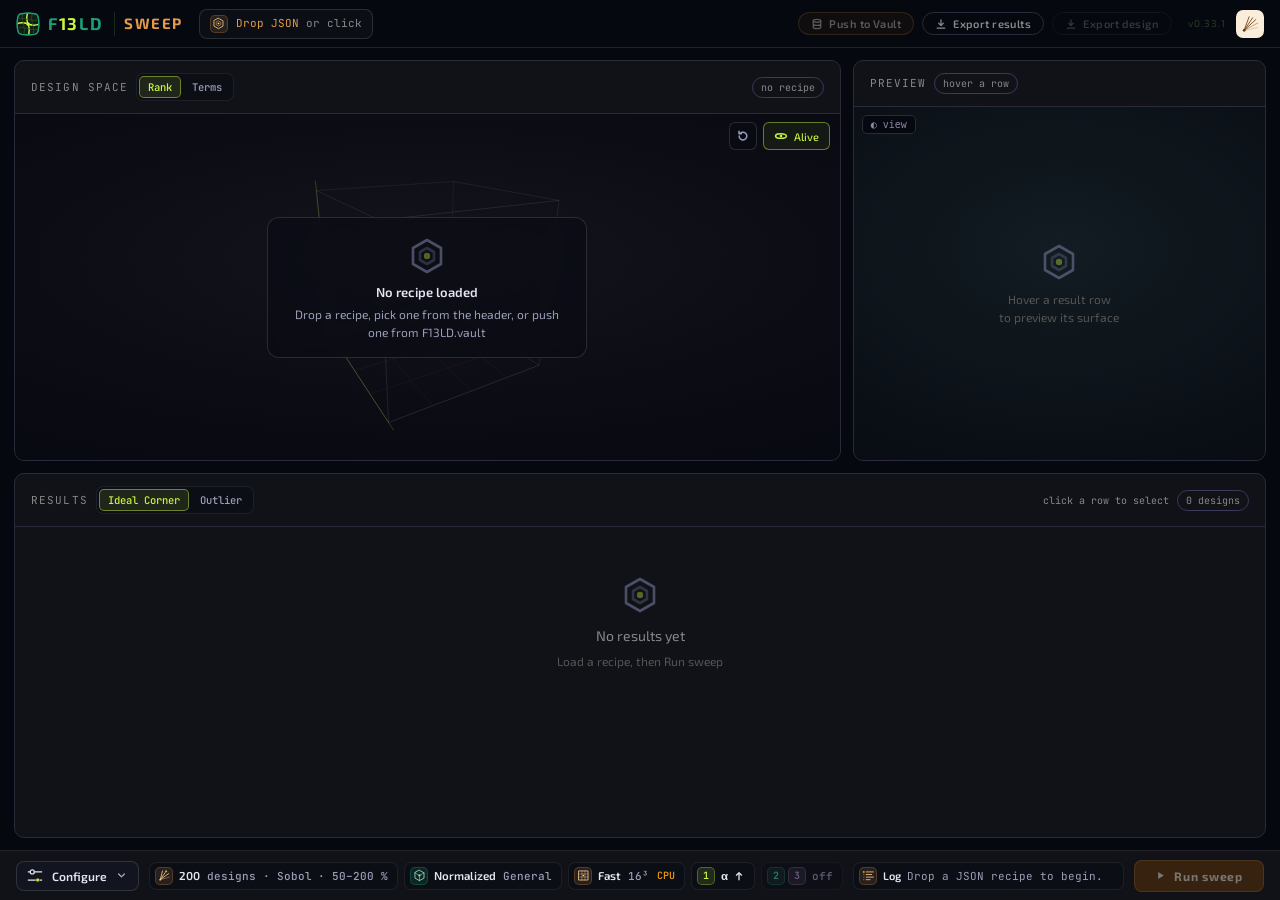
<file: index.html>
<!DOCTYPE html>
<html lang="en">
<head>
<meta charset="UTF-8">
<meta name="viewport" content="width=device-width, initial-scale=1.0">
<title>F13LD.Sweep</title>
<link rel="stylesheet" href="sweep.css">
</head>
<body>

<div class="app">


  <!-- Topbar — F13LD brand-compliant header
       Pattern: master logo (links to f13ld.app) + wordmark · divider · tool name · | · version + tool icon
       Per F13LD Brand Guidelines v1.0 -->
  <header class="topbar">
    <div class="logo">
      <a class="fh-brand" href="https://f13ld.app" target="_blank">
        <!-- F13LD master mark — crossing-wave lattice, never recolored or rotated -->
        <svg width="24" height="24" viewBox="0 0 100 100" xmlns="http://www.w3.org/2000/svg" aria-label="F13LD">
          <defs><clipPath id="f13ldClip"><path d="M50,5 C91,5 95,9 95,50 C95,91 91,95 50,95 C9,95 5,91 5,50 C5,9 9,5 50,5Z"/></clipPath></defs>
          <path d="M50,5 C91,5 95,9 95,50 C95,91 91,95 50,95 C9,95 5,91 5,50 C5,9 9,5 50,5Z" fill="#111e13" stroke="#1D9E75" stroke-width="5"/>
          <g clip-path="url(#f13ldClip)" fill="none">
            <path d="M0,50 Q25,40 50,50 Q75,60 100,50" stroke="#c8f542" stroke-width="6"/>
            <path d="M50,0 Q40,25 50,50 Q60,75 50,100" stroke="#c8f542" stroke-width="6"/>
            <path d="M0,31 Q25,21 50,31 Q75,41 100,31" stroke="#2c4e30" stroke-width="3"/>
            <path d="M0,69 Q25,59 50,69 Q75,79 100,69" stroke="#2c4e30" stroke-width="3"/>
            <path d="M31,0 Q21,25 31,50 Q41,75 31,100" stroke="#2c4e30" stroke-width="3"/>
            <path d="M69,0 Q59,25 69,50 Q79,75 69,100" stroke="#2c4e30" stroke-width="3"/>
            <circle cx="50" cy="50" r="7" fill="#c8f542"/>
          </g>
          <path d="M50,5 C91,5 95,9 95,50 C95,91 91,95 50,95 C9,95 5,91 5,50 C5,9 9,5 50,5Z" fill="none" stroke="#1D9E75" stroke-width="5"/>
        </svg>
        <div class="fh-wm"><span style="color:#1D9E75">F</span><span style="color:#c8f542">1</span><span style="color:#c8f542">3</span><span style="color:#1D9E75">LD</span></div>
      </a>
      <div class="fh-div"></div>
      <div class="fh-tool">SWEEP</div>
    </div>
        <div class="recipe-card recipe-chip" id="recipeCard" title="Drop a recipe JSON here (or anywhere on the page), or click to choose a file">
      <input type="file" accept=".json" id="fileInput" style="position:absolute;inset:0;opacity:0;cursor:pointer;z-index:2">
      <div id="recipeEmpty" style="display:flex;flex-direction:column;align-items:center;justify-content:center;gap:4px;padding:8px 0">
        <span class="ico ico-sm" data-ico="cell"></span>
        <div style="font-family:var(--mono);font-size:11px;color:var(--muted);text-align:center">
          <span style="color:var(--accent)">Drop JSON</span> or click
        </div>
      </div>
      <div id="recipeLoaded" style="display:none;padding:7px 12px">
        <div style="display:flex;align-items:center;gap:8px;margin-bottom:2px">
          <span class="ico ico-sm" data-ico="cell"></span>
          <div id="fileName" style="font-family:var(--mono);font-size:11px;color:var(--accent);
            white-space:nowrap;overflow:hidden;text-overflow:ellipsis;flex:1">—</div>
          <div style="font-family:var(--mono);font-size:9px;color:var(--muted);
            border:1px solid var(--border2);border-radius:10px;padding:1px 6px;
            white-space:nowrap;flex-shrink:0;cursor:pointer;z-index:3;position:relative"
            onclick="document.getElementById('fileInput').click()">change</div>
        </div>
        <div id="fileMeta" style="font-family:var(--mono);font-size:10px;color:var(--muted);padding-left:20px">—</div>
      </div>
    </div>
    <div class="fh-actions">
      <button id="pushVaultBtn" class="pill-btn" onclick="pushResultsToVault()" disabled title="Add every design in this run to F13LD.vault" data-g="vault" data-label="Push to Vault"></button>
      <button id="validateBtn" class="pill-btn ghost" onclick="exportResults()" title="All designs, every metric (F13LD.ingest format)" data-g="down" data-label="Export results"></button>
      <button id="exportDesignBtn" class="pill-btn ghost" onclick="exportSelectedDesign()" disabled title="The selected design's recipe" data-g="down" data-label="Export design"></button>
    </div>
    <div class="fh-right">
      <span class="fh-ver">v0.33.1</span>
      <!-- Sweep tool icon — fan of lines emanating from a pivot, per brand guidelines -->
      <div class="fh-ico" title="F13LD.Sweep — parameter-space exploration">
        <svg width="18" height="18" viewBox="0 0 40 40" xmlns="http://www.w3.org/2000/svg">
          <line x1="7" y1="34" x2="18" y2="4"  stroke="#633806" stroke-width="1.8" stroke-linecap="round"/>
          <line x1="7" y1="34" x2="26" y2="6"  stroke="#633806" stroke-width="1.8" stroke-linecap="round"/>
          <line x1="7" y1="34" x2="33" y2="10" stroke="#633806" stroke-width="1.8" stroke-linecap="round"/>
          <line x1="7" y1="34" x2="37" y2="18" stroke="#633806" stroke-width="1.8" stroke-linecap="round" opacity=".5"/>
          <line x1="7" y1="34" x2="37" y2="28" stroke="#633806" stroke-width="1.8" stroke-linecap="round" opacity=".25"/>
          <circle cx="7" cy="34" r="3" fill="#633806"/>
        </svg>
      </div>
    </div>
  </header>

  <!-- v0.25.0 — layout A: design space (hero) + inspector over the full-width
       results table; every setting lives in the Configure drawer above the
       dock (as F13LD.lab). -->
  <main class="main">

    <section class="pnl p-plot">
      <div class="panel-header">
        <div class="panel-title">Design Space</div>
        <div class="mode-toggle-group" id="colorModeToggle">
          <button class="mode-toggle-btn active" onclick="setColorMode('rank',this)">Rank</button>
          <button class="mode-toggle-btn" onclick="setColorMode('terms',this)">Terms</button>
        </div>
        <div class="ph-spacer"></div>
        <div class="panel-badge" id="plotBadge">no recipe</div>
      </div>
      <div class="preview-body plot-body" id="plotHost">
        <canvas class="plot-cv" id="plotGL" aria-hidden="true"></canvas>
        <canvas class="plot-cv" id="plotCanvas" aria-label="3D design space"></canvas>
        <div class="plot-hov tr">
          <button class="plot-ibtn" id="plotResetBtn" type="button" title="Reset the view (double-click)" aria-label="Reset the view" data-g="reset"></button>
          <button class="plot-pill" id="plotAliveBtn" type="button" title="Ambient motion: the view drifts slowly when left alone" aria-pressed="true" data-g="orbit" data-label="Alive"></button>
        </div>
        <div class="plot-hov plot-axes" id="plotAxes" hidden></div>
        <div class="plot-hint">drag orbits · right-drag pans · wheel zooms · double-click resets</div>
        <div class="plot-empty" id="plotEmpty">
          <div class="plot-empty-card">
            <span class="empty-ico" data-ico="cell"></span>
            <div class="t1" id="plotEmptyT1">No recipe loaded</div>
            <div class="t2" id="plotEmptyT2">Drop a recipe, pick one from the header, or push one from F13LD.vault</div>
            <div class="fam" id="plotEmptyFam" hidden></div>
          </div>
        </div>
        <div class="plot-tip" id="plotTip" hidden></div>
      </div>
    </section>

    <section class="pnl p-insp">
      <div class="panel-header">
        <div class="panel-title" id="inspTitle">Preview</div>
        <div class="panel-badge" id="previewBadge">hover a row</div>
        <div class="ph-spacer"></div>
        <div class="insp-actions" id="inspActions"></div>
      </div>
      <div class="preview-body insp-body">
        <canvas id="previewCanvas"></canvas>
        <div class="preview-empty" id="previewEmpty">
          <span class="empty-ico" data-ico="cell"></span>
          <div style="font-size:12px;color:var(--muted2);margin-top:8px">Hover a result row<br>to preview its surface</div>
        </div>
        <div class="preview-info" id="previewInfo"></div>
      </div>
      <div class="insp-kv" id="inspKv"></div>
      <div class="insp-flag" id="inspFlag"></div>
    </section>

    <section class="pnl p-tbl results-panel">
      <div class="panel-header">
        <div class="panel-title">Results</div>
        <div class="mode-toggle-group">
          <button class="mode-toggle-btn active" id="rankIdealBtn" onclick="setRankMode('ideal',this)">Ideal Corner</button>
          <button class="mode-toggle-btn" onclick="setRankMode('outlier',this)">Outlier</button>
        </div>
        <div class="funnel" id="funnel"></div>
        <div class="ph-spacer"></div>
        <div class="ph-note" id="selectedLabel">click a row to select</div>
        <div class="panel-badge" id="resultsBadge">0 designs</div>
      </div>
      <div class="detail-panel" id="detailPanel" aria-live="polite"></div>
      <div class="table-wrap" id="tableWrap">
        <div class="empty-state">
          <span class="empty-ico" data-ico="cell"></span>
          <div class="empty-title">No results yet</div>
          <div class="empty-sub">Load a recipe, then Run sweep</div>
        </div>
      </div>
    </section>

  </main>

  <!-- Configure drawer (slides up over the panels; never resizes them).
       Settings shows every setting on one panel; its controls drive the
       legacy controls in #nativeCtl (hidden), which keep their ids and
       handlers — the sweep code reads those (24-drawer.js). -->
  <div class="cfg-drawer" id="cfgDrawer" role="region" aria-label="Sweep settings">
    <div class="dr-strip" id="drTabs" role="tablist">
      <button class="dr-tab on" type="button" role="tab" data-tab="set" onclick="dockTab('set')"><span class="ico ico-sm" data-ico="sliders"></span><span class="nm">Settings</span></button>
      <button class="dr-tab" type="button" role="tab" data-tab="log" onclick="dockTab('log')"><span class="ico ico-sm" data-ico="log"></span><span class="nm">Log</span><span class="mv" id="mvLog"></span></button>
      <button class="dr-tab" type="button" role="tab" data-tab="key" onclick="dockTab('key')"><span class="ico ico-sm" data-ico="key"></span><span class="nm">Metric key</span><span class="mv" id="mvKey"></span></button>
      <span class="dr-strip-note">Remembered in this browser · Esc closes</span>
      <button class="mini-btn dr-reset" id="drReset" type="button" onclick="swResetSettings()" title="Put every setting back to its default and forget the saved copy" data-g="reset" data-label="Reset to defaults"></button>
      <button class="dr-x" type="button" onclick="toggleDrawer(false)" title="Close (Esc)" aria-label="Close settings" data-g="x"></button>
    </div>
    <div class="dr-body">

      <div class="dr-pane on" data-pane="set" id="setPane">
        <div class="dr-cols">

          <section class="dr-col" data-col="sweep">
            <div class="dr-ph"><span class="ico ico-lg" data-ico="sweep"></span><div class="dr-pt-wrap"><div class="dr-pt">Sweep</div><div class="dr-ps">The recipe every design varies</div></div></div>
            <div class="dr-f">
              <label>Recipe</label>
              <div class="rc-row">
                <span class="ico ico-md" data-ico="cell"></span>
                <span class="rc-txt"><b id="drRecipeName">No recipe loaded</b><small id="drRecipeMeta">Drop a JSON anywhere on the page</small></span>
                <button class="mini-btn" type="button" onclick="document.getElementById('fileInput').click()" data-g="upload" data-label="Load"></button>
              </div>
            </div>
            <div class="dr-f">
              <label for="pxN">Designs</label>
              <div class="f-row">
                <div class="seg" data-seg="n"><button type="button" data-v="50">50</button><button type="button" data-v="100">100</button><button type="button" data-v="200">200</button><button type="button" data-v="500">500</button><button type="button" data-v="1000">1000</button></div>
                <input class="num" id="pxN" data-px="n" type="number" min="10" max="1000" step="10" aria-label="Number of designs">
              </div>
              <div class="hint">Valid designs kept; draws that fail the gates are redrawn.</div>
            </div>
            <div class="dr-f">
              <label>Sampling</label>
              <div class="seg" data-seg="samp"><button type="button" data-v="sobol">Sobol</button><button type="button" data-v="uniform">Random</button></div>
              <div class="hint" id="hSamp"></div>
            </div>
            <div class="dr-f">
              <label>Variation</label>
              <div class="seg" data-seg="vary"><button type="button" data-v="neighbourhood">Neighbourhood</button><button type="button" data-v="explore">Explore</button></div>
              <div class="hint" id="hVary"></div>
            </div>
            <div class="dr-f">
              <label for="pxSpread">Spread</label>
              <div class="f-row">
                <div class="seg" data-seg="spread"><button type="button" data-v="10">10 %</button><button type="button" data-v="25">25 %</button><button type="button" data-v="50">50 %</button></div>
                <span class="num-u"><input class="num" id="pxSpread" data-px="spread" type="number" min="1" max="90" step="1" aria-label="Spread, percent either side of the recipe"><i>%</i></span>
              </div>
              <div class="hint">How far each setting moves either side of the recipe's value.</div>
            </div>
            <div class="dr-f" id="fDens">
              <div class="lbl-row"><label for="pxVfLo">Density</label>
                <div class="seg" data-seg="dens" title="Auto follows the recipe's density ± spread; Set keeps the window you type"><button type="button" data-v="auto">Auto</button><button type="button" data-v="set">Set</button></div></div>
              <div class="f-row dens-row">
                <span class="num-u"><input class="num" id="pxVfLo" autocomplete="off" data-px="vflo" type="number" min="0.5" max="95" step="0.5" aria-label="Density minimum, percent solid"><i>%</i></span>
                <span class="dens-to">to</span>
                <span class="num-u"><input class="num" id="pxVfHi" autocomplete="off" data-px="vfhi" type="number" min="0.5" max="95" step="0.5" aria-label="Density maximum, percent solid"><i>%</i></span>
              </div>
              <div class="hint" id="hDens"></div>
            </div>
          </section>

          <section class="dr-col" data-col="scale">
            <div class="dr-ph"><span class="ico ico-lg" data-ico="scale"></span><div class="dr-pt-wrap"><div class="dr-pt">Cell scale</div><div class="dr-ps">% of the recipe's cell · min to max</div></div>
              <button class="chip" type="button" id="pxLink" onclick="pxToggleLink()" title="One range for X, Y and Z, or a range per axis"></button></div>
            <div class="dr-f" id="fScale">
              <div class="sc-rows" id="pxScale"></div>
              <div class="sc-vz" id="scVz"><svg class="sc-viz" id="scViz" width="96" height="64" viewBox="0 0 96 64" aria-hidden="true"></svg><div class="sc-vz-txt" id="scVizTxt"></div></div>
              <div class="hint" id="hScale"></div>
            </div>
          </section>

          <section class="dr-col" data-col="mat">
            <div class="dr-ph"><span class="ico ico-lg mdl" data-ico="material"></span><div class="dr-pt-wrap"><div class="dr-pt">Material</div><div class="dr-ps">The domain sets materials, columns and ranks</div></div></div>
            <div class="dr-f">
              <div class="pair">
                <div class="dr-f"><label>Domain</label><div class="dd" id="domainDd"></div></div>
                <div class="dr-f" id="fMat"><label>Base material</label><div class="dd dd-r" id="materialDd"></div></div>
              </div>
              <div class="hint" id="hMat"></div>
            </div>
            <div class="dr-f">
              <div class="pair">
                <div class="dr-f" id="fSigma"><label for="pxSigma">Ref. stress</label><span class="num-u"><input class="num" id="pxSigma" data-px="sigma" type="number" min="0.01" max="10000" step="0.5"><i>MPa</i></span></div>
                <div class="dr-f"><label for="pxCell">Cell size</label><span class="num-u"><input class="num" id="pxCell" data-px="cell" type="number" min="0.1" max="100" step="0.1"><i>mm</i></span></div>
              </div>
              <div class="hint" id="hRef"></div>
            </div>
          </section>

          <section class="dr-col" data-col="solver">
            <div class="dr-ph"><span class="ico ico-lg" data-ico="solver"></span><div class="dr-pt-wrap"><div class="dr-pt">Solver</div><div class="dr-ps">How each design is solved</div></div></div>
            <div class="dr-f">
              <label>In use</label>
              <div class="st-box" id="pxSolver"><span class="st-dot"></span><span class="st-txt">Checking for a GPU…</span></div>
              <div class="hint" id="hSolver"></div>
            </div>
            <div class="dr-f">
              <label>Precision</label>
              <div class="seg" data-seg="prec"><button type="button" data-v="fast">Fast</button><button type="button" data-v="rigorous">Rigorous</button></div>
              <div class="hint" id="hPrec"></div>
            </div>
            <div class="dr-f">
              <label>Grid</label>
              <div class="seg" data-seg="grid"><button type="button" data-v="16">16³</button><button type="button" data-v="32">32³</button><button type="button" data-v="64">64³</button></div>
              <div class="hint" id="hGrid"></div>
            </div>
          </section>

          <section class="dr-col" data-col="ranks">
            <div class="dr-ph"><span class="ico ico-lg" data-ico="ranks"></span><div class="dr-pt-wrap"><div class="dr-pt" id="rkTitle">Ranks</div><div class="dr-ps" id="rkSub">Sort, then keep the top share</div></div></div>
            <div class="rk-head" id="rkHead"><span></span><label>Metric</label><label>Direction</label><label>Keep top</label><span></span></div>
            <div class="rk-rows">
              <div class="rk-row"><span class="rk-n r1">1</span><div class="dd dd-r" id="rk1Dd"></div>
                <div class="seg" data-seg="dir1"><button type="button" data-v="max" data-g="up" data-label="max" title="Higher is better"></button><button type="button" data-v="min" data-g="dn" data-label="min" title="Lower is better"></button></div>
                <span class="rk-sorts">sorts all</span><button class="rk-clear" type="button" data-rank="1" data-g="x" title="Turn rank 1 off" aria-label="Turn rank 1 off"></button></div>
              <div class="rk-row"><span class="rk-n r2">2</span><div class="dd dd-r" id="rk2Dd"></div>
                <div class="seg" data-seg="dir2"><button type="button" data-v="max" data-g="up" data-label="max" title="Higher is better"></button><button type="button" data-v="min" data-g="dn" data-label="min" title="Lower is better"></button></div>
                <span class="num-u"><i class="pre">top</i><input class="num" id="pxKeep2" data-px="keep2" type="number" min="1" max="100" step="1" placeholder="100" aria-label="Rank 2: keep top percent"><i>%</i></span><button class="rk-clear" type="button" data-rank="2" data-g="x" title="Turn rank 2 off" aria-label="Turn rank 2 off"></button></div>
              <div class="rk-row"><span class="rk-n r3">3</span><div class="dd dd-r" id="rk3Dd"></div>
                <div class="seg" data-seg="dir3"><button type="button" data-v="max" data-g="up" data-label="max" title="Higher is better"></button><button type="button" data-v="min" data-g="dn" data-label="min" title="Lower is better"></button></div>
                <span class="num-u"><i class="pre">top</i><input class="num" id="pxKeep3" data-px="keep3" type="number" min="1" max="100" step="1" placeholder="100" aria-label="Rank 3: keep top percent"><i>%</i></span><button class="rk-clear" type="button" data-rank="3" data-g="x" title="Turn rank 3 off" aria-label="Turn rank 3 off"></button></div>
            </div>
            <div class="hint" id="hRanks">Rank 1 sorts every valid design; ranks 2 and 3 each keep the top share of what is left. The table still sorts by any column; a new domain resets the ranks.</div>
            <div class="tg-wrap" id="tgWrap">
              <div class="tg-head"><span class="ico ico-md" data-ico="target"></span><div class="tg-ht"><b id="tgHead">Aim at values</b><small id="tgSrc">Aim at values instead of a corner</small></div>
                <button class="mini-btn" id="tgSet" type="button" onclick="tgtStartManual()" data-g="target" data-label="Aim at values"></button>
                <button class="mini-btn ghost" id="tgClear" type="button" onclick="tgtClear()" data-g="x" data-label="Clear"></button></div>
              <div class="tg-body" id="tgBody">
                <div class="tg-row" data-i="0"><div class="dd dd-r" id="tg0Dd"></div><span class="num-u"><input class="num" id="pxTg0" data-px="tg0" type="number" step="any" aria-label="Target value 1"><i id="tgU0"></i></span><button class="rk-clear" type="button" data-tgrm="0" data-g="x" title="Remove this metric from the target" aria-label="Remove target metric 1"></button></div>
                <div class="tg-row" data-i="1"><div class="dd dd-r" id="tg1Dd"></div><span class="num-u"><input class="num" id="pxTg1" data-px="tg1" type="number" step="any" aria-label="Target value 2"><i id="tgU1"></i></span><button class="rk-clear" type="button" data-tgrm="1" data-g="x" title="Remove this metric from the target" aria-label="Remove target metric 2"></button></div>
                <div class="tg-row" data-i="2"><div class="dd dd-r" id="tg2Dd"></div><span class="num-u"><input class="num" id="pxTg2" data-px="tg2" type="number" step="any" aria-label="Target value 3"><i id="tgU2"></i></span><button class="rk-clear" type="button" data-tgrm="2" data-g="x" title="Remove this metric from the target" aria-label="Remove target metric 3"></button></div>
                <button class="mini-btn ghost tg-add" id="tgAdd" type="button" onclick="tgtAddMetric()" data-g="plus" data-label="Add a metric"></button>
                <div class="tg-opts">
                  <div class="dr-f"><label>Run</label><div class="seg" data-seg="tgauto"><button type="button" data-v="on" title="Rounds of Fast designs walk toward the target, then a final run at your settings">Auto rounds</button><button type="button" data-v="off" title="One sweep at your settings, ranked by distance to the target">One sweep</button></div></div>
                  <div class="pair">
                    <div class="dr-f"><label for="pxTgTol">On target within</label><span class="num-u"><input class="num" id="pxTgTol" data-px="tgtol" type="number" min="1" max="50" step="1" aria-label="On target within, percent"><i>%</i></span></div>
                    <div class="dr-f" id="fTgCap"><label for="pxTgCap">Rounds, at most</label><span class="num-u"><input class="num" id="pxTgCap" data-px="tgcap" type="number" min="1" max="12" step="1" aria-label="Most rounds"><i>× 25</i></span></div>
                  </div>
                </div>
                <div class="hint" id="hTg"></div>
              </div>
            </div>
          </section>

        </div>
      </div>

      <div class="dr-pane" data-pane="log">
        <div class="dr-loghead"><span class="panel-badge" id="logBadge">idle</span><span class="hint">Every step of the last run, newest at the bottom.</span></div>
        <div class="log-body" id="logBody">
          <div class="log-line">
            <span class="log-time">—</span>
            <span class="log-msg">Drop a JSON recipe to begin.</span>
          </div>
        </div>
      </div>

      <div class="dr-pane" data-pane="key">
        <div id="metricKeyBody" class="metric-key"></div>
      </div>

    </div>
  </div>

  <!-- Legacy controls — hidden. The sweep code, the export and the test
       harness read these ids; the Settings panel above drives them. -->
  <div id="nativeCtl" hidden>
    <!-- v0.26.0 — variation and density window (24-drawer.js drives these) -->
    <!-- autocomplete off: the browser must not restore these on a reload -->
    <select id="variationMode" autocomplete="off"><option value="neighbourhood">Neighbourhood</option><option value="explore">Explore</option></select>
    <input type="number" id="spreadPct" value="25" min="1" max="90" autocomplete="off">
    <input type="number" id="vfLo" value="" step="0.5" autocomplete="off">
    <input type="number" id="vfHi" value="" step="0.5" autocomplete="off">
    <input type="hidden" id="vfAuto" value="1" autocomplete="off">
    <div class="control-group">
      <div class="control-label">
        Periodicity variation
        <span style="font-family:var(--mono);font-size:10px;color:var(--muted)" id="nominalLabel">nominal: —</span>
      </div>
      <div style="font-family:var(--mono);font-size:10px;color:var(--muted);margin-bottom:6px">% of nominal &nbsp;·&nbsp; <span style="color:var(--muted2)">min → max</span></div>
      <div style="display:grid;grid-template-columns:repeat(3,1fr);gap:4px">
        <div style="display:flex;flex-direction:column;gap:3px;align-items:center">
          <span style="font-size:10px;color:#5fb5b5;font-family:var(--mono)">X</span>
          <input type="number" id="scaleXlo" value="50"  step="5" min="1" max="500" style="padding:3px 4px;font-size:10px;text-align:center;width:100%">
          <input type="number" id="scaleXhi" value="200" step="5" min="1" max="500" style="padding:3px 4px;font-size:10px;text-align:center;width:100%">
        </div>
        <div style="display:flex;flex-direction:column;gap:3px;align-items:center">
          <span style="font-size:10px;color:#c794d4;font-family:var(--mono)">Y</span>
          <input type="number" id="scaleYlo" value="50"  step="5" min="1" max="500" style="padding:3px 4px;font-size:10px;text-align:center;width:100%">
          <input type="number" id="scaleYhi" value="200" step="5" min="1" max="500" style="padding:3px 4px;font-size:10px;text-align:center;width:100%">
        </div>
        <div style="display:flex;flex-direction:column;gap:3px;align-items:center">
          <span style="font-size:10px;color:#d4b04a;font-family:var(--mono)">Z</span>
          <input type="number" id="scaleZlo" value="50"  step="5" min="1" max="500" style="padding:3px 4px;font-size:10px;text-align:center;width:100%">
          <input type="number" id="scaleZhi" value="200" step="5" min="1" max="500" style="padding:3px 4px;font-size:10px;text-align:center;width:100%">
        </div>
      </div>
      <div style="font-family:var(--mono);font-size:10px;color:var(--muted2);line-height:1.6" id="scaleRangePreview">—</div>
    </div>

    <div class="control-group" style="margin-bottom:10px">
      <div style="display:flex;align-items:center;gap:8px">
        <span style="font-size:11px;color:var(--muted);white-space:nowrap">Samples</span>
        <input type="range" id="samplesSlider" min="10" max="1000" value="200" step="10" style="flex:1">
        <span id="samplesVal" style="font-family:var(--mono);font-size:11px;color:var(--accent);min-width:28px;text-align:right">200</span>
      </div>
      <div style="display:flex;align-items:center;gap:8px;margin-top:6px">
        <span style="font-size:11px;color:var(--muted);white-space:nowrap">Sampling</span>
        <select id="samplingMethod" style="flex:1;padding:3px 6px;font-size:11px" title="Sobol gives more uniform coverage of parameter space at small N. Uniform random is fully stochastic.">
          <option value="sobol">Sobol (low-discrepancy)</option>
          <option value="uniform">Uniform random</option>
        </select>
      </div>
    </div>

    <div class="control-group" style="margin-bottom:8px">
      <div class="control-label">Application domain</div>
      <select id="domainSel" onchange="onDomainChange()">
        <option value="general">General / Agnostic</option>
        <option value="biomedical">Biomedical</option>
        <option value="aerospace">Aerospace</option>
        <option value="oilgas">Oil &amp; Gas</option>
        <option value="automotive">Automotive</option>
        <option value="thermal">Thermal / Heat Transfer</option>
      </select>
    </div>

    <div class="control-group" id="materialGroup" style="display:none;margin-bottom:8px">
      <div class="control-label">Base material <span id="materialProps" style="font-family:var(--mono);font-size:9px;color:var(--muted)"></span></div>
      <select id="materialSel" onchange="onMaterialChange()"></select>
    </div>

    <div class="control-group" id="sigmaRefGroup" style="display:none;margin-bottom:8px">
      <div class="control-label" style="margin-bottom:5px">Reference values <span style="font-family:var(--mono);font-size:9px;color:var(--muted)">for strain / pore metrics</span></div>
      <div style="display:grid;grid-template-columns:1fr 1fr;gap:6px">
        <div style="display:flex;flex-direction:column;gap:3px">
          <span style="font-family:var(--mono);font-size:9px;color:var(--muted)">Stress (MPa)</span>
          <input type="number" id="sigmaRef" value="2" min="0.01" max="10000" step="0.5" style="padding:3px 5px;font-size:11px;text-align:center">
        </div>
        <div style="display:flex;flex-direction:column;gap:3px">
          <span style="font-family:var(--mono);font-size:9px;color:var(--muted)">Cell size (mm)</span>
          <input type="number" id="cellSize" value="2.0" min="0.1" max="100" step="0.1" style="padding:3px 5px;font-size:11px;text-align:center">
        </div>
      </div>
    </div>

    <div class="dr-f solver-line"><div class="section-label">Solver in use</div><div id="solverStatus" class="solver-status">Solver: checking for a GPU…</div></div>

    <!-- v0.16.0: Precision mode toggle. Fast (1e-3 contrast) is the default
         for sweep workloads where relative rankings are what matter — ~5%
         systematic accuracy cost, ~3× wall-time savings vs Rigorous. Rigorous
         (1e-4 contrast) is opt-in for publication-grade absolute stiffness
         values or literature comparison runs. See PRECISION_MODE_TOGGLE.md. -->
    <div class="control-group" style="margin-bottom:8px">
      <div class="control-label">
        Precision
      </div>
      <div class="direction-toggle" id="precisionToggle" style="width:100%">
        <button class="active" data-mode="fast" onclick="setPrecisionUI('fast')" style="flex:1">FAST</button>
        <button data-mode="rigorous" onclick="setPrecisionUI('rigorous')" style="flex:1">RIGOROUS</button>
      </div>
      <div id="precisionHint" style="font-family:var(--mono);font-size:9px;color:var(--muted);margin-top:4px;text-align:center">
        Cv/Cs = 1e-3 · ~3× faster
      </div>
    </div>

    <!-- v0.16.0: Resolution toggle. N=16 is the sweep default; the picker
         upgrades to N=32 for thin-wall TPMS (shell mode), noise-sheet, and
         grain-sheet recipes where N=16 undersamples the thin features.
         PI-TPMS and beam ALWAYS run at ≥N=32 regardless of picker (their
         pipes / struts can be sub-voxel at N=16, breaking connectivity). -->
    <div class="control-group" style="margin-bottom:8px">
      <div class="control-label">
        Resolution
      </div>
      <div class="direction-toggle" id="resolutionToggle" style="width:100%">
        <button class="active" data-n="16" onclick="setResolutionUI(16)" style="flex:1">N=16</button>
        <button data-n="32" onclick="setResolutionUI(32)" style="flex:1">N=32</button>
        <button data-n="64" onclick="setResolutionUI(64)" style="flex:1" disabled title="N = 64 needs the GPU solver">N=64</button>
      </div>
      <div id="resolutionHint" style="font-family:var(--mono);font-size:9px;color:var(--muted);margin-top:4px;text-align:center">
        Sweep default · fast
      </div>
    </div>

    <!-- Rank 1 -->
    <div class="rank-block">
      <div class="rank-header">
        <div class="rank-pip" style="background:var(--rank1);box-shadow:0 0 6px var(--rank1)"></div>
        <span style="color:var(--rank1)">Rank 1</span>
        <span style="color:var(--muted);font-size:11px;margin-left:auto">primary filter</span>
      </div>
      <div class="rank-body">
        <div class="rank-row">
          <select id="r1metric">
            <option value="none">— disabled —</option>
            <option value="anisotropy" selected>Anisotropy ratio</option>
            <option value="Ex_GPa">Stiffness — Ex</option>
            <option value="Ey_GPa">Stiffness — Ey</option>
            <option value="Ez_GPa">Stiffness — Ez</option>
            <option value="Gyz_GPa">Shear modulus — Gyz (GPU)</option>
            <option value="Gxz_GPa">Shear modulus — Gxz (GPU)</option>
            <option value="Gxy_GPa">Shear modulus — Gxy (GPU)</option>
            <option value="stiffness_density">Stiffness / Density</option>
            <option value="aniso_efficiency">Anisotropy efficiency</option>
            <option value="directionality">Directionality (Ψ)</option>
            <option value="ortho_contrast">Orthotropic contrast</option>
            
            <option value="connect_idx">Connectivity index (κ)</option>
            <option value="keff_x">Thermal cond. — kx</option>
            <option value="keff_y">Thermal cond. — ky</option>
            <option value="keff_z">Thermal cond. — kz</option>
            <option value="thermal_anisotropy">Thermal anisotropy (kα)</option>
            <option value="k_density">Thermal / Density (k/ρ)</option>
            <option value="U_strain">Strain energy density (U)</option>
            <option value="microstrain_x">Microstrain X (με)</option>
            <option value="microstrain_y">Microstrain Y (με)</option>
            <option value="microstrain_z">Microstrain Z (με)</option>
            <option value="microstrain_avg">Avg microstrain (με̄)</option>
            <option value="pore_size">Mean pore size (φ)</option>
            <option value="throat_size">Min throat diameter (φt)</option>
            <option value="throat_ratio">Throat ratio</option>
            <option value="perc_idx">Void percolation (perc)</option>
            <option value="volume_fraction">Volume fraction</option>
          </select>
          <div class="direction-toggle">
            <button class="active" data-rank="1" data-dir="max" onclick="setDir(1,'max',this)">MAX</button>
            <button data-rank="1" data-dir="min" onclick="setDir(1,'min',this)">MIN</button>
          </div>
        </div>
      </div>
    </div>

    <!-- Rank 2 -->
    <div class="rank-block">
      <div class="rank-header">
        <div class="rank-pip" style="background:var(--rank2);box-shadow:0 0 6px var(--rank2)"></div>
        <span style="color:var(--rank2)">Rank 2</span>
        <span style="color:var(--muted);font-size:11px;margin-left:auto">secondary filter</span>
      </div>
      <div class="rank-body">
        <div class="rank-row">
          <select id="r2metric" onchange="updateRankActiveState()">
            <option value="none">— disabled —</option>
            <option value="anisotropy">Anisotropy ratio</option>
            <option value="Ex_GPa">Stiffness — Ex</option>
            <option value="Ey_GPa">Stiffness — Ey</option>
            <option value="Ez_GPa">Stiffness — Ez</option>
            <option value="Gyz_GPa">Shear modulus — Gyz (GPU)</option>
            <option value="Gxz_GPa">Shear modulus — Gxz (GPU)</option>
            <option value="Gxy_GPa">Shear modulus — Gxy (GPU)</option>
            <option value="stiffness_density">Stiffness / Density</option>
            <option value="aniso_efficiency">Anisotropy efficiency</option>
            <option value="directionality">Directionality (Ψ)</option>
            <option value="ortho_contrast">Orthotropic contrast</option>
            
            <option value="connect_idx">Connectivity index (κ)</option>
            <option value="keff_x">Thermal cond. — kx</option>
            <option value="keff_y">Thermal cond. — ky</option>
            <option value="keff_z">Thermal cond. — kz</option>
            <option value="thermal_anisotropy">Thermal anisotropy (kα)</option>
            <option value="k_density">Thermal / Density (k/ρ)</option>
            <option value="U_strain">Strain energy density (U)</option>
            <option value="microstrain_x">Microstrain X (με)</option>
            <option value="microstrain_y">Microstrain Y (με)</option>
            <option value="microstrain_z">Microstrain Z (με)</option>
            <option value="microstrain_avg">Avg microstrain (με̄)</option>
            <option value="pore_size">Mean pore size (φ)</option>
            <option value="throat_size">Min throat diameter (φt)</option>
            <option value="throat_ratio">Throat ratio</option>
            <option value="perc_idx">Void percolation (perc)</option>
            <option value="volume_fraction">Volume fraction</option>
          </select>
          <div class="direction-toggle">
            <button class="active" data-rank="2" data-dir="max" onclick="setDir(2,'max',this)">MAX</button>
            <button data-rank="2" data-dir="min" onclick="setDir(2,'min',this)">MIN</button>
          </div>
        </div>
        <div class="threshold-row" id="r2thresholdRow">
          <span>Keep top %</span>
          <input type="number" id="r2keep" placeholder="default 100%" step="1" min="1" max="100">
        </div>
      </div>
    </div>

    <!-- Rank 3 -->
    <div class="rank-block">
      <div class="rank-header">
        <div class="rank-pip" style="background:var(--rank3);box-shadow:0 0 6px var(--rank3)"></div>
        <span style="color:var(--rank3)">Rank 3</span>
        <span style="color:var(--muted);font-size:11px;margin-left:auto">final refinement</span>
      </div>
      <div class="rank-body">
        <div class="rank-row">
          <select id="r3metric" onchange="updateRankActiveState()">
            <option value="none">— disabled —</option>
            <option value="anisotropy">Anisotropy ratio</option>
            <option value="Ex_GPa">Stiffness — Ex</option>
            <option value="Ey_GPa">Stiffness — Ey</option>
            <option value="Ez_GPa">Stiffness — Ez</option>
            <option value="Gyz_GPa">Shear modulus — Gyz (GPU)</option>
            <option value="Gxz_GPa">Shear modulus — Gxz (GPU)</option>
            <option value="Gxy_GPa">Shear modulus — Gxy (GPU)</option>
            <option value="stiffness_density">Stiffness / Density</option>
            <option value="aniso_efficiency">Anisotropy efficiency</option>
            <option value="directionality">Directionality (Ψ)</option>
            <option value="ortho_contrast">Orthotropic contrast</option>
            
            <option value="connect_idx">Connectivity index (κ)</option>
            <option value="keff_x">Thermal cond. — kx</option>
            <option value="keff_y">Thermal cond. — ky</option>
            <option value="keff_z">Thermal cond. — kz</option>
            <option value="thermal_anisotropy">Thermal anisotropy (kα)</option>
            <option value="k_density">Thermal / Density (k/ρ)</option>
            <option value="U_strain">Strain energy density (U)</option>
            <option value="microstrain_x">Microstrain X (με)</option>
            <option value="microstrain_y">Microstrain Y (με)</option>
            <option value="microstrain_z">Microstrain Z (με)</option>
            <option value="microstrain_avg">Avg microstrain (με̄)</option>
            <option value="pore_size">Mean pore size (φ)</option>
            <option value="throat_size">Min throat diameter (φt)</option>
            <option value="throat_ratio">Throat ratio</option>
            <option value="perc_idx">Void percolation (perc)</option>
            <option value="volume_fraction">Volume fraction</option>
          </select>
          <div class="direction-toggle">
            <button class="active" data-rank="3" data-dir="max" onclick="setDir(3,'max',this)">MAX</button>
            <button data-rank="3" data-dir="min" onclick="setDir(3,'min',this)">MIN</button>
          </div>
        </div>
        <div class="threshold-row" id="r3thresholdRow">
          <span>Keep top %</span>
          <input type="number" id="r3keep" placeholder="default 100%" step="1" min="1" max="100">
        </div>
      </div>
    </div>

  </div>

  <!-- Dock — one row: Configure · a tag per setting · log · solver · Run -->
  <footer class="dock">
    <button class="cfg-btn" id="cfgBtn" type="button" onclick="toggleDrawer()" aria-expanded="false" aria-controls="cfgDrawer" title="Recipe, sweep ranges, material, solver and ranks">
      <span class="ico ico-md" data-ico="sliders"></span><span>Configure</span><span class="chev" data-g="chev"></span>
    </button>
    <div class="dock-tags" id="dockTags"></div>
    <div class="progress-wrap" id="progressWrap">
      <div class="progress-label"><span id="progressLabel">Sampling...</span><span id="progressPct">0%</span></div>
      <div class="progress-track"><div class="progress-fill" id="progressFill"></div></div>
    </div>
    <button class="log-chip" id="logChip" type="button" onclick="dockTab('log', true)" title="Open the log"><span class="ico ico-sm" data-ico="log"></span><b>Log</b> <span id="logChipMsg">Drop a JSON recipe to begin.</span> <span class="w" id="logChipWarn"></span></button>
    <span class="dock-hw" id="dockHw"></span>
    <button id="cancelBtn" class="cancel-btn" onclick="cancelSweep()" style="display:none" data-g="x" data-label="Cancel"></button>
    <button class="run" id="runBtn" onclick="runClick()" disabled></button>
  </footer>

  <div class="col-tip" id="colTip" role="tooltip"></div>
</div>

<script src="00-config.js"></script>
<script src="01-f13-shade.js"></script>
<script src="05-log.js"></script>
<script src="10-state.js"></script>
<script src="11-rank.js"></script>
<script src="12-target-profile.js"></script>
<script src="13-target.js"></script>
<script src="20-recipe-load.js"></script>
<script src="21-materials-domain.js"></script>
<script src="22-controls.js"></script>
<script src="23-dock.js"></script>
<script src="24-drawer.js"></script>
<script src="geom/tpms.js"></script>
<script src="geom/noise.js"></script>
<script src="geom/grain.js"></script>
<script src="geom/beam.js"></script>
<script src="geom/foam.js"></script>
<script src="geom/wave.js"></script>
<script src="geom/voxels.js"></script>
<script src="geom/recipe.js"></script>
<script src="families/fam-index.js"></script>
<script src="families/fam-tpms.js"></script>
<script src="families/fam-noise.js"></script>
<script src="families/fam-grain.js"></script>
<script src="families/fam-beam.js"></script>
<script src="families/fam-foam.js"></script>
<script src="families/fam-wave.js"></script>
<script src="40-design.js"></script>
<script src="41-density.js"></script>
<script src="42-fft.js"></script>
<script src="43-elastic-solver.js"></script>
<script src="44-solver-config.js"></script>
<script src="45-homogenize.js"></script>
<script src="50-hires-field.js"></script>
<script src="51-transport.js"></script>
<script src="52-geometry-metrics.js"></script>
<script src="53-pores.js"></script>
<script src="54-estimate.js"></script>
<script src="solver/lab/14a-connectivity.js"></script>
<script src="55-estimate-gpu.js"></script>
<script src="60-solver-pool.js"></script>
<script src="61-sobol.js"></script>
<script src="62-run-sweep.js"></script>
<script src="63-auto-target.js"></script>
<script src="64-preflight.js"></script>
<script src="70-export.js"></script>
<script src="71-results-table.js"></script>
<script src="72-mesh-handoff.js"></script>
<script src="80-preview-glsl.js"></script>
<script src="81-preview-gl.js"></script>
<script src="82-design-select.js"></script>
<script src="84-points-gl.js"></script>
<script src="85-scatter-plot.js"></script>
<script src="99-init.js"></script>
</body>
</html>
</file>
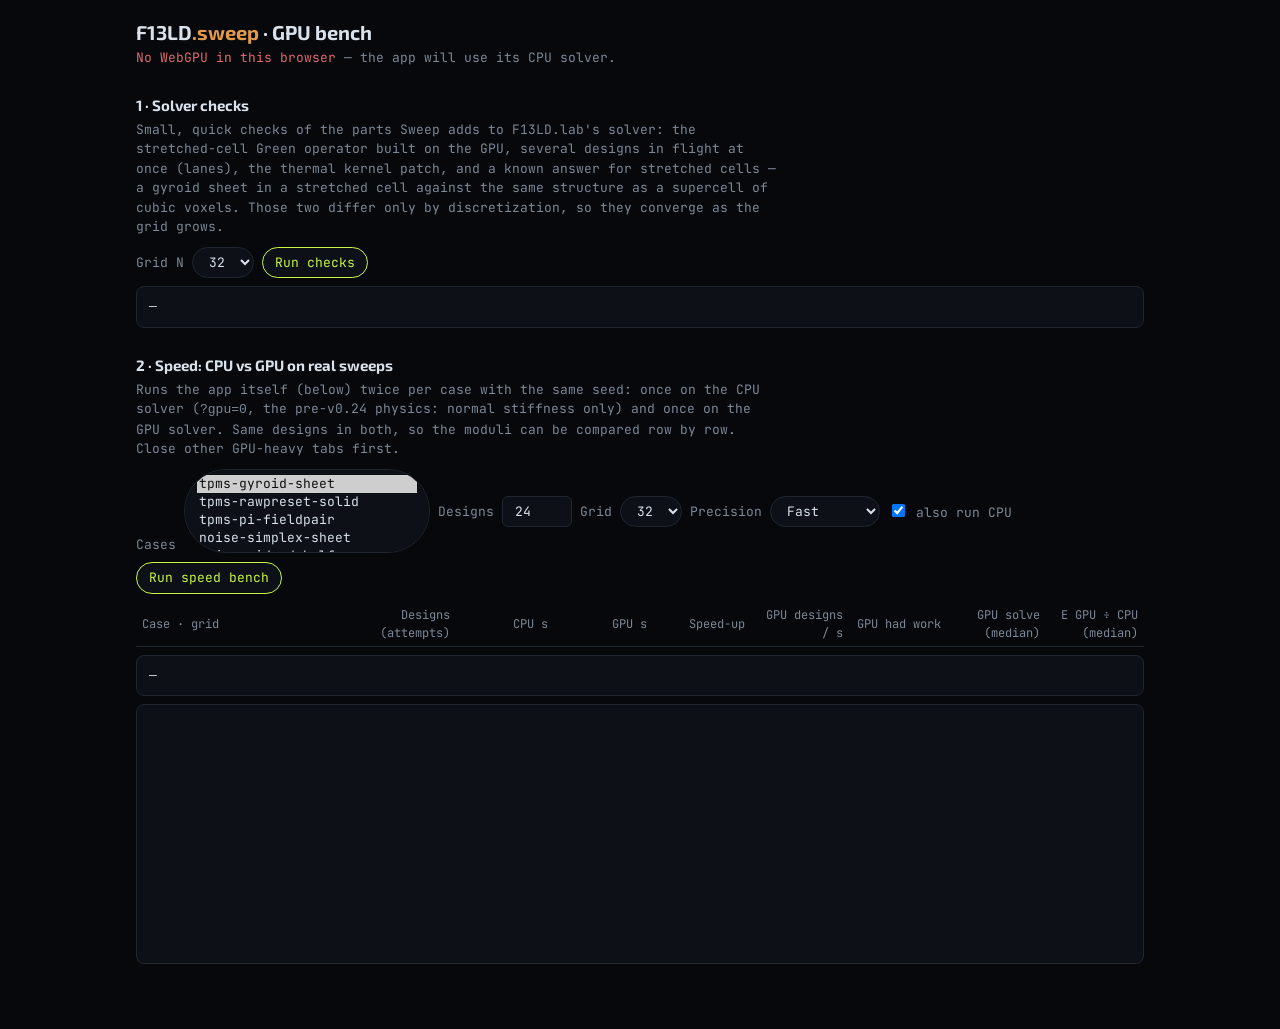
<file: tests/bench.html>
<!doctype html>
<!-- F13LD.sweep · tests/bench.html — GPU solver checks and speed bench.
     Licence: PolyForm Noncommercial 1.0.0 (solver/LICENSE.md) — it runs
     F13LD.lab's solver files directly.  Dev page; the app never loads it.
     Open over http(s) (GitHub Pages, raw.githack or a local server). -->
<html lang="en">
<head>
<meta charset="utf-8">
<meta name="viewport" content="width=device-width, initial-scale=1">
<title>Sweep GPU Bench</title>
<link rel="preconnect" href="https://fonts.googleapis.com">
<link href="https://fonts.googleapis.com/css2?family=Exo+2:wght@500;700&family=JetBrains+Mono:wght@400;600&display=swap" rel="stylesheet">
<style>
  :root { --ground:#06080c; --panel:#0d1117; --line:#1f2630; --ink:#d9e1ea; --muted:#7d8896; --neon:#c8f542; --jade:#1D9E75; --sweep:#E39B4A; --bad:#e06a6f; }
  * { box-sizing: border-box; }
  body { margin: 0; background: var(--ground); color: var(--ink); font: 13px/1.5 'JetBrains Mono', ui-monospace, monospace; }
  main { max-width: 1040px; margin: 0 auto; padding: 20px 16px 60px; }
  h1 { font: 700 20px 'Exo 2', sans-serif; margin: 0 0 4px; }
  h1 span { color: var(--sweep); }
  h2 { font: 700 15px 'Exo 2', sans-serif; margin: 28px 0 6px; }
  p { color: var(--muted); margin: 4px 0 10px; max-width: 80ch; }
  .row { display: flex; flex-wrap: wrap; gap: 8px; align-items: center; margin: 8px 0; }
  button, select, input { font: inherit; color: var(--ink); background: var(--panel); border: 1px solid var(--line); border-radius: 999px; padding: 5px 12px; }
  button { cursor: pointer; }
  button.go { border-color: var(--neon); color: var(--neon); }
  button:disabled { opacity: .4; cursor: default; }
  label { color: var(--muted); }
  input[type=number] { width: 70px; border-radius: 6px; }
  pre { background: var(--panel); border: 1px solid var(--line); border-radius: 8px; padding: 10px 12px; white-space: pre-wrap; word-break: break-word; margin: 8px 0; min-height: 2.5em; }
  table { border-collapse: collapse; width: 100%; table-layout: fixed; margin: 8px 0; font-size: 12px; }
  th, td { border-bottom: 1px solid var(--line); padding: 4px 6px; text-align: right; overflow: hidden; text-overflow: ellipsis; }
  th:first-child, td:first-child { text-align: left; }
  th { color: var(--muted); font-weight: 400; }
  .pass { color: var(--neon); } .fail { color: var(--bad); } .note { color: var(--sweep); }
  iframe { width: 100%; height: 260px; border: 1px solid var(--line); border-radius: 8px; background: var(--panel); }
</style>
</head>
<body>
<main>
  <h1>F13LD<span>.sweep</span> · GPU bench</h1>
  <p id="hw">Checking for WebGPU…</p>

  <h2>1 · Solver checks</h2>
  <p>Small, quick checks of the parts Sweep adds to F13LD.lab's solver: the stretched-cell Green operator built on the GPU, several designs in flight at once (lanes), the thermal kernel patch, and a known answer for stretched cells — a gyroid sheet in a stretched cell against the same structure as a supercell of cubic voxels. Those two differ only by discretization, so they converge as the grid grows.</p>
  <div class="row">
    <label>Grid N <select id="chkN"><option>16</option><option selected>32</option></select></label>
    <button class="go" id="chkBtn">Run checks</button>
  </div>
  <pre id="chkOut">—</pre>

  <h2>2 · Speed: CPU vs GPU on real sweeps</h2>
  <p>Runs the app itself (below) twice per case with the same seed: once on the CPU solver (<code>?gpu=0</code>, the pre-v0.24 physics: normal stiffness only) and once on the GPU solver. Same designs in both, so the moduli can be compared row by row. Close other GPU-heavy tabs first.</p>
  <div class="row">
    <label>Cases <select id="spCases" multiple size="4"></select></label>
    <label>Designs <input type="number" id="spN" value="24" min="2" max="500"></label>
    <label>Grid <select id="spGrid"><option>16</option><option selected>32</option><option>64</option></select></label>
    <label>Precision <select id="spPrec"><option value="fast" selected>Fast</option><option value="rigorous">Rigorous</option></select></label>
    <label><input type="checkbox" id="spCpu" checked> also run CPU</label>
    <button class="go" id="spBtn">Run speed bench</button>
  </div>
  <table id="spTable"><thead><tr><th style="width:22%">Case · grid</th><th>Designs (attempts)</th><th>CPU s</th><th>GPU s</th><th>Speed-up</th><th>GPU designs / s</th><th>GPU had work</th><th>GPU solve (median)</th><th>E GPU ÷ CPU (median)</th></tr></thead><tbody></tbody></table>
  <pre id="spOut">—</pre>
  <iframe id="app" title="Sweep under test"></iframe>
</main>

<script src="../solver/lab/10-hardware.js"></script>
<script src="../solver/lab/11-webgpu-device.js"></script>
<script src="../solver/lab/12-fft-plan.js"></script>
<script src="../solver/lab/16a-elastic-cpu-ref-full.js"></script>
<script src="../solver/lab/16b-elastic-solver-full.js"></script>
<script src="../solver/lab/16g-nonlinear-solver.js"></script>
<script src="../solver/lab/16i-elastic-fast.js"></script>
<script src="../solver/lab/17b-thermal-solver.js"></script>
<script src="../solver/sweep-gpu-kernels.js"></script>
<script>
'use strict';
const $ = id => document.getElementById(id);
const out = (id, s) => { $(id).textContent += s + '\n'; };
const pct = (a, b) => (b ? ((a - b) / Math.abs(b) * 100) : 0);
const fp = v => (v >= 0 ? '+' : '') + v.toFixed(2) + ' %';

function isoC(E, nu) {
  const l = E * nu / ((1 + nu) * (1 - 2 * nu)), m = E / (2 * (1 + nu)), C = new Float64Array(36);
  C[0] = C[7] = C[14] = l + 2 * m; C[1] = C[2] = C[6] = C[8] = C[12] = C[13] = l; C[21] = C[28] = C[35] = m; return C;
}
const gyr = (x, y, z) => Math.sin(x) * Math.cos(y) + Math.sin(y) * Math.cos(z) + Math.sin(z) * Math.cos(x);
/* gyroid sheet |g| < t, partial volume by 4³ sub-samples; `cells` cells per axis */
function phiGrid(M, cells, t) {
  const out = new Float32Array(M * M * M), s = 4, TP = 2 * Math.PI;
  for (let i = 0; i < M; i++) for (let j = 0; j < M; j++) for (let k = 0; k < M; k++) {
    let n = 0;
    for (let a = 0; a < s; a++) for (let b = 0; b < s; b++) for (let c = 0; c < s; c++)
      if (Math.abs(gyr((i + (a + .5) / s) / M * cells[0] * TP, (j + (b + .5) / s) / M * cells[1] * TP, (k + (c + .5) / s) / M * cells[2] * TP)) < t) n++;
    out[i * M * M + j * M + k] = n / (s * s * s);
  }
  return out;
}
function moduli(C) {
  const S = invert6x6(Float64Array.from(C));
  return { E: [1 / S[0], 1 / S[7], 1 / S[14]], G: [1 / S[21], 1 / S[28], 1 / S[35]] };
}
const Es = 110, nu = 0.3, C_s = isoC(Es, nu);

async function initGpu() {
  await detectHardware();
  if (!HW.webgpu_available) { $('hw').innerHTML = '<span class="fail">No WebGPU in this browser</span> — the app will use its CPU solver.'; return false; }
  await ensureDevice();
  $('hw').innerHTML = '<span class="pass">WebGPU</span> · ' + (HW.adapter_name || 'GPU') + ' · max storage binding ' + Math.round(WGPU.device.limits.maxStorageBufferBindingSize / 1048576) + ' MB';
  return true;
}

async function readBuf(buf, bytes) {
  const d = WGPU.device, rb = d.createBuffer({ size: bytes, usage: GPUBufferUsage.COPY_DST | GPUBufferUsage.MAP_READ });
  const enc = d.createCommandEncoder(); enc.copyBufferToBuffer(buf, 0, rb, 0, bytes); d.queue.submit([enc.finish()]);
  await rb.mapAsync(GPUMapMode.READ); const a = new Float32Array(rb.getMappedRange().slice(0)); rb.unmap(); rb.destroy(); return a;
}

async function runChecks() {
  $('chkBtn').disabled = true; $('chkOut').textContent = '';
  try {
    if (!WGPU.device && !(await initGpu())) { out('chkOut', 'No WebGPU — nothing to check.'); return; }
    const N = +$('chkN').value, N3 = N * N * N, tol = 1e-4, maxIt = 1500, C_v = isoC(Es * 1e-3, nu);
    let allPass = true;
    const verdict = (ok, txt) => { if (!ok) allPass = false; out('chkOut', (ok ? 'PASS ' : 'FAIL ') + txt); };

    /* 1 — stretched Γ on the GPU = the same formula on the CPU */
    for (const e of [[1, 1, 1], [0.5, 0.5, 1], [1, 2, 0.7]]) {
      const gm = Math.cbrt(e[0] * e[1] * e[2]), inv = e.map(v => gm / v);
      const gb = new SweepGammaBuilder(N); gb.build(C_s[21], C_s[1], inv);
      const g = await readBuf(gb.buf, 21 * N3 * 4), c = sweepGammaPackedCPU(N, C_s[21], C_s[1], inv);
      let md = 0, mx = 0; for (let i = 0; i < g.length; i++) { md = Math.max(md, Math.abs(g[i] - c[i])); mx = Math.max(mx, Math.abs(c[i])); }
      gb.destroy();
      verdict(md / mx < 1e-5, `1. Γ̂ on the GPU, cell edges ${e.join(' × ')}: max diff ${(md / mx).toExponential(1)} of max |Γ̂|`);
    }
    /* also: equal spacing gives F13LD.lab's answer (Lab's cached Γ̂ vs Sweep's builder, same design) */
    {
      const phi = phiGrid(N, [1, 1, 1], 0.5), L = new ElasticFastSolver(N, elasticFastPlan(N)), gb = new SweepGammaBuilder(N);
      L.upload(phi, elasticFastGamma(N, C_s[21], C_s[1], {}), C_s, C_v, C_s);
      const a = (await L.homogenize(tol, maxIt, [])).C_eff;
      L.upload(phi, gb.build(C_s[21], C_s[1], [1, 1, 1]), C_s, C_v, C_s);
      const b = (await L.homogenize(tol, maxIt, [])).C_eff;
      L.destroy(); gb.destroy();
      let md = 0; for (let q = 0; q < 36; q++) md = Math.max(md, Math.abs(a[q] - b[q]) / Math.abs(a[0]));
      verdict(md < 1e-4, `1. cubic cell: stiffness with Sweep's Γ̂ = with F13LD.lab's (elasticFastGamma): max diff ${md.toExponential(1)} of C11`);
    }

    /* 2 — lanes: three designs at once give what each gives alone (Lab's path) */
    {
      const phis = [phiGrid(N, [1, 1, 1], 0.4), phiGrid(N, [1, 1, 1], 0.7), phiGrid(N, [1, 1, 1], 1.0)];
      const alone = [];
      for (const p of phis) alone.push((await elasticFastHomogenize(N, p, C_s, C_v, C_s, { cgTol: tol, cgMaxiter: maxIt }, {}, [])).C_eff);
      const g = elasticFastGamma(N, C_s[21], C_s[1], {}), fft = elasticFastPlan(N);
      const lanes = phis.map(() => new ElasticFastSolver(N, fft));
      const t0 = performance.now();
      const res = await Promise.all(lanes.map((L, i) => { L.upload(phis[i], g, C_s, C_v, C_s); return L.homogenize(tol, maxIt, []); }));
      const tPar = performance.now() - t0;
      let md = 0;
      res.forEach((r, i) => { for (let q = 0; q < 36; q++) md = Math.max(md, Math.abs(r.C_eff[q] - alone[i][q]) / Math.max(1e-12, Math.abs(alone[i][0]))); });
      lanes.forEach(L => L.destroy());
      verdict(md < 1e-6, `2. three designs in flight at once = each alone (F13LD.lab elasticFastHomogenize): max diff ${md.toExponential(1)} · ${tPar.toFixed(0)} ms for all three`);
    }

    /* 3 — thermal patch with no stretch = Lab's thermal solver */
    {
      const phi = phiGrid(N, [1, 1, 1], 0.5), kS = 6.7, kF = 0.027;
      const lab = new ThermalGPUSolver(N); lab.upload({ phi, n: new Float32Array(3 * N3) });
      const a = await lab.solve(kS, kF, { tol: 1e-5 });
      const sw = sweepPatchThermal(new ThermalGPUSolver(N)); sweepThermalUploadPhi(sw, phi);
      const b = await sw.solve(kS, kF, { tol: 1e-5 });
      let md = 0; for (let q = 0; q < 9; q++) md = Math.max(md, Math.abs(a.K[q] - b.K[q]) / a.K[0]);
      lab.destroy(); sw.destroy();
      verdict(md < 1e-6, `3. thermal, cubic cell: Sweep's patched kernel = F13LD.lab's: max diff ${md.toExponential(1)} (κx ${a.K[0].toFixed(4)} W/m·K)`);
    }

    /* 4 — stretched cell vs a supercell of cubic voxels (known answer) */
    {
      const e = [0.5, 0.5, 1], t = 0.4, M = 2 * N;
      const phiS = phiGrid(N, [1, 1, 1], t), phiC = phiGrid(M, [2, 2, 1], t);
      const gm = Math.cbrt(e[0] * e[1] * e[2]), inv = e.map(v => gm / v);
      const gb = new SweepGammaBuilder(N), L = new ElasticFastSolver(N, elasticFastPlan(N));
      L.upload(phiS, gb.build(C_s[21], C_s[1], inv), C_s, C_v, C_s);
      const rS = moduli((await L.homogenize(tol, maxIt, [])).C_eff);
      L.upload(phiS, elasticFastGamma(N, C_s[21], C_s[1], {}), C_s, C_v, C_s);
      const rU = moduli((await L.homogenize(tol, maxIt, [])).C_eff);
      L.destroy(); gb.destroy();
      const rC = moduli((await elasticFastHomogenize(M, phiC, C_s, C_v, C_s, { cgTol: tol, cgMaxiter: maxIt }, {}, [])).C_eff);
      const row = r => 'E ' + r.E.map(v => v.toFixed(2)).join(' ') + ' · G ' + r.G.map(v => v.toFixed(2)).join(' ') + ' GPa';
      out('chkOut', `4. gyroid sheet, cell edges 0.5 × 0.5 × 1:\n     stretched cell, N=${N}:        ${row(rS)}\n     2×2×1 supercell, cube N=${M}: ${row(rC)}\n     cubic voxels (pre-v0.24), N=${N}: ${row(rU)}`);
      const dS = [...rS.E.map((v, i) => pct(v, rC.E[i])), ...rS.G.map((v, i) => pct(v, rC.G[i]))];
      const dU = [...rU.E.map((v, i) => pct(v, rC.E[i])), ...rU.G.map((v, i) => pct(v, rC.G[i]))];
      const worstS = Math.max(...dS.map(Math.abs)), worstU = Math.max(...dU.map(Math.abs));
      out('chkOut', `     stretched vs supercell: ${dS.map(fp).join('  ')}\n     cubic voxels vs supercell: ${dU.map(fp).join('  ')}`);
      verdict(worstS < worstU / 2, `4. stretched cell is ${(worstU / Math.max(worstS, 1e-9)).toFixed(1)}× closer to the supercell than cubic voxels (worst ${worstS.toFixed(1)} % vs ${worstU.toFixed(1)} %; the gap left is discretization — it shrinks at the bigger grid)`);
    }

    /* 5 — thermal, same known answer */
    {
      const e = [0.5, 0.5, 1], t = 0.4, M = 2 * N, kS = 6.7, kF = 0.027;
      const phiS = phiGrid(N, [1, 1, 1], t), phiC = phiGrid(M, [2, 2, 1], t);
      const gm = Math.cbrt(e[0] * e[1] * e[2]), h = e.map(v => v / gm), ry = (h[0] / h[1]) ** 2, rz = (h[0] / h[2]) ** 2;
      const S = sweepPatchThermal(new ThermalGPUSolver(N)); sweepThermalUploadPhi(S, phiS); sweepThermalStretch(S, ry, rz);
      const kSt = sweepThermalUnstretch((await S.solve(kS, kF, { tol: 1e-5 })).K, ry, rz);
      sweepThermalStretch(S, 1, 1);
      const kU = (await S.solve(kS, kF, { tol: 1e-5 })).K;
      S.destroy();
      const C = sweepPatchThermal(new ThermalGPUSolver(M)); sweepThermalUploadPhi(C, phiC);
      const kC = (await C.solve(kS, kF, { tol: 1e-5 })).K; C.destroy();
      const d = [0, 4, 8].map(q => pct(kSt[q], kC[q])), dU = [0, 4, 8].map(q => pct(kU[q], kC[q]));
      out('chkOut', `5. thermal (Ti in air), same cells: κ stretched ${[0, 4, 8].map(q => kSt[q].toFixed(3)).join(' ')} · supercell ${[0, 4, 8].map(q => kC[q].toFixed(3)).join(' ')} · cubic voxels ${[0, 4, 8].map(q => kU[q].toFixed(3)).join(' ')} W/m·K`);
      out('chkOut', `     stretched vs supercell: ${d.map(fp).join('  ')} · cubic voxels vs supercell: ${dU.map(fp).join('  ')}`);
      const wS = Math.max(...d.map(Math.abs)), wU = Math.max(...dU.map(Math.abs));
      verdict(wS < wU / 2, `5. thermal stretched cell ${(wU / Math.max(wS, 1e-9)).toFixed(1)}× closer to the supercell than cubic voxels`);
    }
    out('chkOut', allPass ? '\nAll checks passed.' : '\nSome checks failed — copy this box into the session.');
  } catch (err) { out('chkOut', 'ERROR ' + (err && err.stack || err)); }
  finally { $('chkBtn').disabled = false; }
}

/* ── speed bench: the app itself in the iframe ───────────────────── */
let CASES = null;
async function loadCases() {
  CASES = await (await fetch('recipes.json')).json();
  const sel = $('spCases');
  Object.keys(CASES).filter(k => !k.startsWith('_') && k !== 'grain-reactiondiff').forEach((k, i) => {
    const o = document.createElement('option'); o.value = o.textContent = k; if (['tpms-gyroid-sheet', 'grain-spinodoid', 'beam-bcc'].includes(k)) o.selected = true; sel.appendChild(o);
  });
}
function loadApp(gpu) {
  return new Promise(res => { const f = $('app'); f.onload = () => res(f.contentWindow); f.src = '../index.html?fresh=1&preflight=0' + (gpu ? '' : '&gpu=0'); });
}
async function runOne(win, name, n, grid, prec) {
  const c = CASES[name];
  /* the same seeded Math.random in both runs → the same designs */
  let s = 12345 >>> 0;
  win.Math.random = () => { s |= 0; s = s + 0x6D2B79F5 | 0; let t = Math.imul(s ^ s >>> 15, 1 | s); t = t + Math.imul(t ^ t >>> 7, 61 | t) ^ t; return ((t ^ t >>> 14) >>> 0) / 4294967296; };
  win.loadFile(new win.File([JSON.stringify(c.recipe)], name + '.json', { type: 'application/json' }));
  for (let i = 0; i < 100 && win.document.getElementById('runBtn').disabled; i++) await new Promise(r => setTimeout(r, 50));
  if (c.ui && c.ui.domain) { win.document.getElementById('domainSel').value = c.ui.domain; win.onDomainChange(); }
  win.setPrecisionUI(prec); win.setResolutionUI(grid);
  const sl = win.document.getElementById('samplesSlider'); sl.min = '1'; sl.step = '1'; sl.value = String(n); sl.dispatchEvent(new win.Event('input'));
  const t0 = performance.now();
  await win.runSweep();
  const secs = (performance.now() - t0) / 1000;
  /* results is a top-level let in the app (10-state.js): not on window, so read it inside the frame */
  const logTxt = win.document.getElementById('logBody').innerText;
  const am = logTxt.match(/\((\d+) attempts\)/g);
  const attempts = am ? +am[am.length - 1].match(/\d+/)[0] : null;
  return { secs, attempts, gpuStats: win.eval('lastSweepGpuStats'), status: win.document.getElementById('solverStatus').textContent,
    rows: win.eval('results').map(d => ({ attempt: d.attemptIdx, Ex: d.Ex_GPa, Ey: d.Ey_GPa, Ez: d.Ez_GPa, ms: d.solve_ms, conv: d.cg_converged, N: d.grid_N })) };
}
async function runSpeed() {
  $('spBtn').disabled = true; $('spOut').textContent = '';
  const names = [...$('spCases').selectedOptions].map(o => o.value), n = +$('spN').value, grid = +$('spGrid').value, prec = $('spPrec').value;
  try {
    for (const name of names) {
      let cpu = null;
      if ($('spCpu').checked) {
        const w = await loadApp(false);
        cpu = await runOne(w, name, n, Math.min(grid, 32), prec);
        out('spOut', `${name}: CPU ${cpu.rows.length} designs in ${cpu.secs.toFixed(1)} s${grid > 32 ? ' (CPU at N=32 — 64 is GPU-only)' : ''}`);
      }
      const w2 = await loadApp(true);
      const gpu = await runOne(w2, name, n, grid, prec);
      const st = gpu.status;
      const ms = gpu.rows.map(r => r.ms).filter(v => v > 0).sort((a, b) => a - b), med = ms.length ? ms[ms.length >> 1] : 0;
      out('spOut', `${name}: GPU ${gpu.rows.length} designs in ${gpu.secs.toFixed(1)} s · ${st} · ${gpu.rows.filter(r => r.conv === false).length} unconverged`);
      let ratio = '—';
      if (cpu) {
        const byA = new Map(cpu.rows.map(r => [r.attempt, r]));
        const rs = [];
        gpu.rows.forEach(g => { const c = byA.get(g.attempt); if (c) [['Ex', 'Ex'], ['Ey', 'Ey'], ['Ez', 'Ez']].forEach(([a]) => { if (c[a] > 0 && g[a] > 0) rs.push(g[a] / c[a]); }); });
        rs.sort((a, b) => a - b);
        if (rs.length) ratio = rs[rs.length >> 1].toFixed(3) + ` (${rs[0].toFixed(2)}–${rs[rs.length - 1].toFixed(2)})`;
      }
      const tr = document.createElement('tr');
      const busy = gpu.gpuStats && gpu.gpuStats.busyPct != null ? Math.round(gpu.gpuStats.busyPct) + ' %' : '—';
      tr.innerHTML = `<td>${name} · N=${gpu.rows[0] ? gpu.rows[0].N : grid}</td><td>${gpu.rows.length} (${gpu.attempts != null ? gpu.attempts : '—'})</td><td>${cpu ? cpu.secs.toFixed(1) : '—'}</td><td>${gpu.secs.toFixed(1)}</td><td>${cpu ? (cpu.secs / gpu.secs).toFixed(1) + '×' : '—'}</td><td>${(gpu.rows.length / gpu.secs).toFixed(1)}</td><td>${busy}</td><td>${med} ms</td><td>${ratio}</td>`;
      $('spTable').tBodies[0].appendChild(tr);
    }
    out('spOut', '"GPU had work" = share of the GPU run with at least one design queued or solving on the GPU. Low: the CPU workers preparing designs are the limit. High while the GPU still idles: round trips to the GPU are the limit.');
    out('spOut', 'Done. The GPU run solves the full 6×6 (shear included) with partial-volume voxels, so its E reads lower than the CPU solver\'s — expected.');
  } catch (err) { out('spOut', 'ERROR ' + (err && err.stack || err)); }
  finally { $('spBtn').disabled = false; }
}

$('chkBtn').onclick = runChecks;
$('spBtn').onclick = runSpeed;
initGpu().catch(e => { $('hw').textContent = 'WebGPU error: ' + e.message; });
loadCases();
</script>
</body>
</html>
</file>
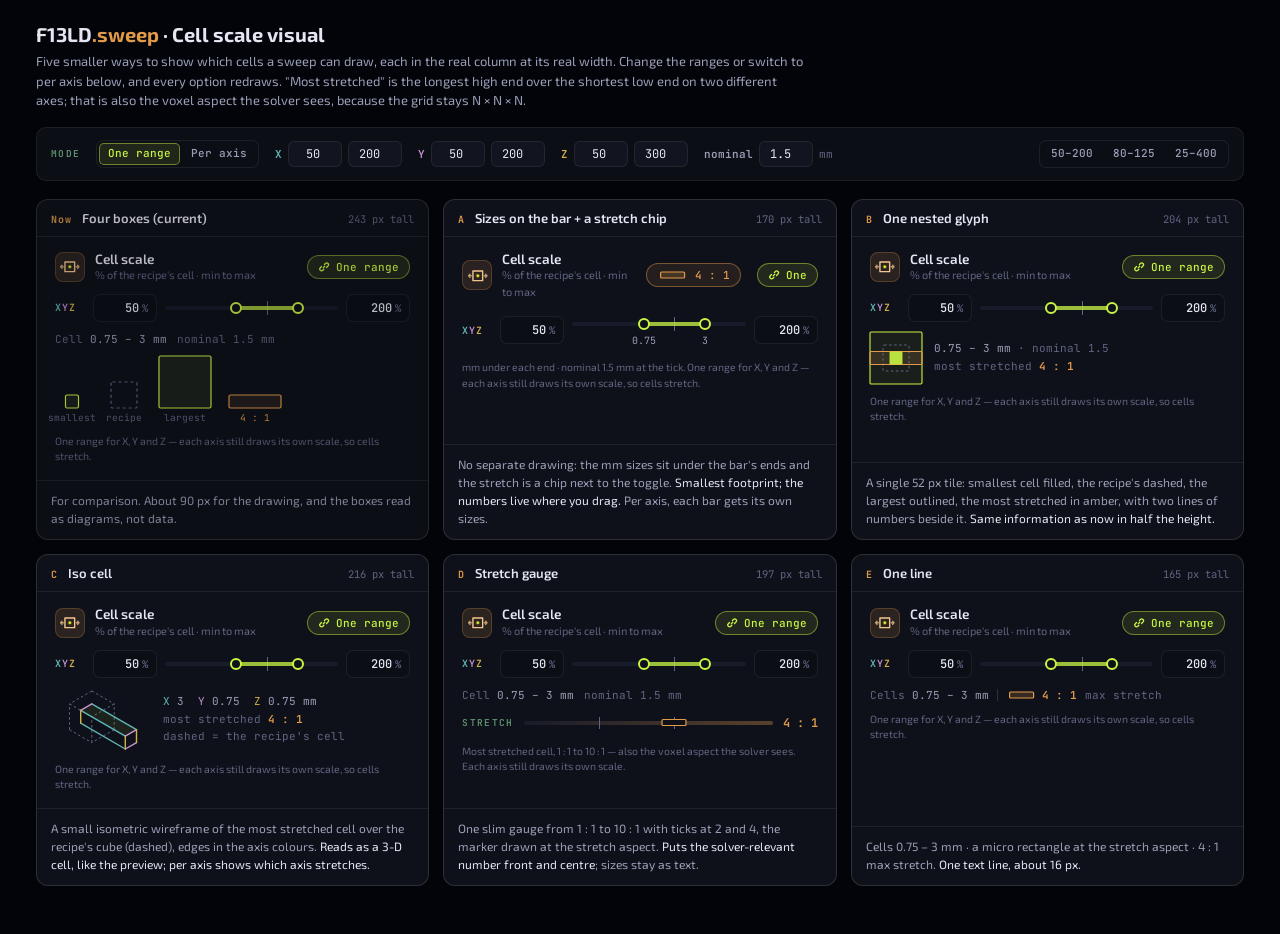
<file: docs/mockups/sweep-cellscale-v0.25.html>
<!doctype html>
<!-- F13LD.sweep — Cell scale column: smaller ways to show the cells a sweep
     can draw (dev file). Interactive: change the ranges at the top and every
     option redraws. Each card is the real column width (~360 px). -->
<html lang="en">
<head>
<meta charset="utf-8">
<meta name="viewport" content="width=device-width, initial-scale=1">
<title>Sweep Cell Scale Mockups</title>
<link rel="preconnect" href="https://fonts.googleapis.com">
<link href="https://fonts.googleapis.com/css2?family=Exo+2:wght@400;500;600;700&family=JetBrains+Mono:wght@400;500;600&display=swap" rel="stylesheet">
<style>
:root{--bg:#06080f;--dr:#0f111a;--s1:#0c0e16;--s2:#12141f;--s3:#181b29;--hair:rgba(255,255,255,0.07);--hair2:rgba(255,255,255,0.13);
--t1:#e4e6f2;--t2:#9a9fb7;--t3:#5f6582;--green:#1D9E75;--neon:#c8f542;--neon-soft:rgba(200,245,66,0.10);--neon-ring:rgba(200,245,66,0.45);
--sec:#5f9470;--sweep:#E39B4A;--sweep-deep:#633806;--sweep-ink:#F2C48F;--x:#5fb5b5;--y:#c794d4;--z:#d4b04a;--mono:'JetBrains Mono',ui-monospace,monospace}
*{box-sizing:border-box;margin:0;padding:0}
html,body{background:#03040a;color:var(--t2);font:14px/1.5 'Exo 2',system-ui,sans-serif}
body{overflow-x:hidden}
.page{max-width:1240px;margin:0 auto;padding:22px 16px 48px}
h1{font:700 20px 'Exo 2';color:var(--t1)} h1 span{color:var(--sweep)}
.intro{color:var(--t2);font-size:13px;max-width:96ch;margin-top:6px}
/* controls */
.ctl{display:flex;flex-wrap:wrap;align-items:center;gap:10px 16px;margin:16px 0 18px;padding:12px 14px;background:var(--s1);border:1px solid var(--hair);border-radius:10px}
.ctl .lbl{font:600 9.5px var(--mono);color:var(--sec);text-transform:uppercase;letter-spacing:.14em}
.seg{display:inline-flex;background:var(--s1);border:1px solid var(--hair);border-radius:7px;padding:2px;gap:2px}
.seg button{height:22px;padding:0 9px;border:0;border-radius:5px;background:transparent;color:var(--t2);font:500 11px/1 var(--mono);cursor:pointer}
.seg button.on{background:var(--neon-soft);color:var(--neon);box-shadow:inset 0 0 0 1px var(--neon-ring)}
.ax-in{display:inline-flex;align-items:center;gap:6px;font:11px var(--mono)}
.ax-in b{font-weight:600} .ax-in input{width:54px;height:26px;background:var(--s2);border:1px solid var(--hair);border-radius:6px;color:var(--t1);font:12px var(--mono);text-align:right;padding:0 6px}
.preset{margin-left:auto}
/* grid of options */
.grid{display:grid;grid-template-columns:repeat(auto-fill,minmax(372px,1fr));gap:14px}
.card{background:var(--dr);border:1px solid var(--hair2);border-radius:12px;overflow:hidden;display:flex;flex-direction:column}
.card.now{opacity:.8}
.ch{padding:10px 14px;border-bottom:1px solid var(--hair);display:flex;align-items:baseline;gap:10px}
.ch b{font:600 13px 'Exo 2';color:var(--t1)} .ch .tag{font:600 10px var(--mono);color:var(--sweep);letter-spacing:.1em}
.ch .h{margin-left:auto;font:10.5px var(--mono);color:var(--t3);white-space:nowrap}
.note{padding:10px 14px 12px;font-size:12px;color:var(--t2);border-top:1px solid var(--hair);margin-top:auto}
.note i{font-style:normal;color:var(--t1)}
/* the column, as in the app */
.col{padding:14px 18px 16px;display:flex;flex-direction:column;gap:10px}
.ph{display:flex;align-items:center;gap:10px}
.ico{width:30px;height:30px;border-radius:8px;display:inline-flex;align-items:center;justify-content:center;background:rgba(227,155,74,.13);color:var(--sweep-ink);box-shadow:inset 0 0 0 1px rgba(227,155,74,.24);flex-shrink:0}
.ico svg{width:72%;height:72%;overflow:visible} .ico .acc{fill:var(--neon);stroke:var(--sweep-deep);stroke-width:1.4}
.pt{font:600 13.5px 'Exo 2';color:var(--t1);line-height:1.25} .ps{font-size:11px;color:var(--t3)}
.chip{height:24px;padding:0 10px;border-radius:12px;border:1px solid var(--neon-ring);background:var(--neon-soft);color:var(--neon);font:500 11px var(--mono);display:inline-flex;align-items:center;gap:6px;margin-left:auto;white-space:nowrap}
.chip.amb{border-color:rgba(227,155,74,.45);background:rgba(227,155,74,.10);color:var(--sweep)}
.row{display:grid;grid-template-columns:30px 64px minmax(48px,1fr) 64px;gap:8px;align-items:center}
.ax{font:600 11px var(--mono)} .ax.x{color:var(--x)} .ax.y{color:var(--y)} .ax.z{color:var(--z)}
.ax.all{font-size:10px;display:inline-flex;gap:1px} .ax.all i{font-style:normal}
.num{height:28px;display:flex;align-items:center;justify-content:flex-end;gap:3px;padding:0 8px;background:var(--s1);border:1px solid var(--hair);border-radius:7px;font:500 12px var(--mono);color:var(--t1)}
.num i{font-style:normal;font-size:10.5px;color:var(--t3)}
.bar{position:relative;height:28px}
.bar .trk{position:absolute;left:0;right:0;top:50%;height:4px;margin-top:-2px;border-radius:2px;background:var(--s3)}
.bar .nom{position:absolute;top:7px;bottom:7px;width:1px;background:var(--t3)}
.bar .band{position:absolute;top:50%;height:4px;margin-top:-2px;border-radius:2px;background:var(--neon);opacity:.75}
.bar .h{position:absolute;top:50%;width:12px;height:12px;margin:-6px 0 0 -6px;border-radius:50%;background:var(--dr);border:2px solid var(--neon)}
.bar.tall{height:40px} .bar.tall .trk,.bar.tall .band{top:14px} .bar.tall .h{top:14px} .bar.tall .nom{top:7px;bottom:19px}
.bar .tk{position:absolute;top:24px;transform:translateX(-50%);font:10px var(--mono);color:var(--t2);white-space:nowrap}
.bar .tk.n{color:var(--t3)}
.abs{font:11px var(--mono);color:var(--t2);display:flex;flex-wrap:wrap;gap:2px 10px}
.abs .t3{color:var(--t3)}
.hint{font-size:10.5px;color:var(--t3);line-height:1.45}
.vz{display:flex;align-items:center;gap:12px}
.vz svg{flex-shrink:0;overflow:visible}
.vz .txt{font:11px var(--mono);color:var(--t2);line-height:1.6;min-width:0}
.vz .txt b{color:var(--sweep);font-weight:600} .vz .txt .t3{color:var(--t3)}
.gauge{display:grid;grid-template-columns:auto minmax(0,1fr) auto;gap:10px;align-items:center}
.gauge .l{font:600 9.5px var(--mono);color:var(--sec);text-transform:uppercase;letter-spacing:.14em;white-space:nowrap}
.gauge .v{font:600 12px var(--mono);color:var(--sweep);white-space:nowrap}
.inline{font:11px var(--mono);color:var(--t2);display:flex;align-items:center;gap:8px;flex-wrap:wrap}
.inline .sep{width:1px;height:12px;background:var(--hair2)}
.inline b{color:var(--sweep);font-weight:600}
</style>
</head>
<body>
<div class="page">
  <h1>F13LD<span>.sweep</span> · Cell scale visual</h1>
  <p class="intro">Five smaller ways to show which cells a sweep can draw, each in the real column at its real width. Change the ranges or switch to per axis below, and every option redraws. "Most stretched" is the longest high end over the shortest low end on two different axes; that is also the voxel aspect the solver sees, because the grid stays N × N × N.</p>

  <div class="ctl">
    <span class="lbl">Mode</span>
    <div class="seg" id="mode"><button data-v="one" class="on">One range</button><button data-v="axes">Per axis</button></div>
    <span class="ax-in"><b style="color:var(--x)">X</b><input id="xlo" type="number" value="50"><input id="xhi" type="number" value="200"></span>
    <span class="ax-in"><b style="color:var(--y)">Y</b><input id="ylo" type="number" value="50"><input id="yhi" type="number" value="200"></span>
    <span class="ax-in"><b style="color:var(--z)">Z</b><input id="zlo" type="number" value="50"><input id="zhi" type="number" value="300"></span>
    <span class="ax-in"><b>nominal</b><input id="nom" type="number" value="1.5" step="0.1"><span style="color:var(--t3)">mm</span></span>
    <div class="seg preset" id="preset"><button data-p="a">50–200</button><button data-p="b">80–125</button><button data-p="c">25–400</button></div>
  </div>

  <div class="grid" id="grid"></div>
</div>

<script>
var SV = ' fill="none" stroke="currentColor" stroke-width="2.6" stroke-linecap="round" stroke-linejoin="round"';
var ICO = '<svg viewBox="0 0 40 40"><path d="M11 11 H29 V29 H11 Z"' + SV + '/><path d="M3 20 H8 M32 20 H37 M5.5 17 L3 20 L5.5 23 M34.5 17 L37 20 L34.5 23"' + SV + ' stroke-width="2.2" opacity=".75"/><circle class="acc" cx="20" cy="20" r="3.3"/></svg>';
var LINK = '<svg width="12" height="12" viewBox="0 0 16 16" fill="none" stroke="currentColor" stroke-width="1.7" stroke-linecap="round"><path d="M7 9 L9 7"/><path d="M8.6 4.6 L9.9 3.3 a2.4 2.4 0 0 1 3.4 3.4 L11.4 8.6 M4.6 7.4 L3.1 9 a2.4 2.4 0 0 0 3.4 3.4 L7.8 11.1"/></svg>';
var ST = { mode: 'one' };
function $(id) { return document.getElementById(id); }
function vals() {
  var r = ['x', 'y', 'z'].map(function (a) { var lo = +$(a + 'lo').value || 1, hi = +$(a + 'hi').value || 1; return [Math.min(lo, hi), Math.max(lo, hi)]; });
  if (ST.mode === 'one') r = [r[0], r[0].slice(), r[0].slice()];
  return r;
}
function pos(v) { var t = (Math.log(Math.max(10, Math.min(500, v))) - Math.log(10)) / (Math.log(500) - Math.log(10)); return t * 100; }
function stretch(v) {
  var b = { r: 1, a: 0, b: 1 };
  for (var a = 0; a < 3; a++) for (var c = 0; c < 3; c++) if (a !== c && v[a][1] / v[c][0] > b.r) b = { r: v[a][1] / v[c][0], a: a, b: c };
  b.txt = (b.r >= 9.95 ? Math.round(b.r) : +b.r.toFixed(1)) + ' : 1';
  return b;
}
function mm(p) { var n = +$('nom').value || 1; return +(n * p / 100).toFixed(2); }
function head(chip) {
  return '<div class="ph"><span class="ico">' + ICO + '</span><div><div class="pt">Cell scale</div><div class="ps">% of the recipe\'s cell · min to max</div></div>' +
    (chip || '<span class="chip">' + LINK + (ST.mode === 'one' ? 'One range' : 'Per axis') + '</span>') + '</div>';
}
function rows(v, tall, ticks) {
  var list = ST.mode === 'one' ? [['all', 0]] : [['x', 0], ['y', 1], ['z', 2]];
  return list.map(function (l) {
    var lo = v[l[1]][0], hi = v[l[1]][1];
    var lab = l[0] === 'all' ? '<span class="ax all"><i style="color:var(--x)">X</i><i style="color:var(--y)">Y</i><i style="color:var(--z)">Z</i></span>' : '<span class="ax ' + l[0] + '">' + l[0].toUpperCase() + '</span>';
    var tk = ticks ? '<span class="tk" style="left:' + pos(lo) + '%">' + mm(lo) + '</span><span class="tk" style="left:' + pos(hi) + '%">' + mm(hi) + '</span>' : '';
    return '<div class="row">' + lab + '<span class="num">' + lo + '<i>%</i></span><div class="bar' + (tall ? ' tall' : '') + '"><span class="trk"></span><span class="nom" style="left:' + pos(100) + '%"></span>' +
      '<span class="band" style="left:' + pos(lo) + '%;right:' + (100 - pos(hi)) + '%"></span><span class="h" style="left:' + pos(lo) + '%"></span><span class="h" style="left:' + pos(hi) + '%"></span>' + tk + '</div><span class="num">' + hi + '<i>%</i></span></div>';
  }).join('');
}
function absLine(v) {
  if (ST.mode === 'one') return '<div class="abs"><span><span class="t3">Cell</span> ' + mm(v[0][0]) + ' – ' + mm(v[0][1]) + ' mm</span><span class="t3">nominal ' + (+$('nom').value) + ' mm</span></div>';
  return '<div class="abs">' + ['X', 'Y', 'Z'].map(function (a, i) { return '<span><b class="ax ' + a.toLowerCase() + '">' + a + '</b> ' + mm(v[i][0]) + ' – ' + mm(v[i][1]) + '</span>'; }).join('') + '<span class="t3">mm</span></div>';
}
var HINT_ONE = 'One range for X, Y and Z — each axis still draws its own scale, so cells stretch.';
var HINT_AX = 'Each axis draws its scale from its own range.';
function hint() { return '<div class="hint">' + (ST.mode === 'one' ? HINT_ONE : HINT_AX) + '</div>'; }

/* ── the options ─────────────────────────────────────────────── */
/* Now: four flat boxes */
function vNow(v) {
  var s = stretch(v), lo = v.map(function (a) { return a[0]; }), hi = v.map(function (a) { return a[1]; });
  var big = Math.max(hi[0], hi[1], 100), H = 52, k = H / big, x = 0, h = '';
  [[lo[0], lo[1], 'smallest', 'c'], [100, 100, 'recipe', 'n'], [hi[0], hi[1], 'largest', 'c'], [hi[s.a], lo[s.b], s.txt, 's']].forEach(function (c) {
    var w = Math.max(2, c[0] * k), hh = Math.max(2, c[1] * k), cx = x + Math.max(w, 34) / 2;
    var st = c[3] === 'n' ? 'fill="none" stroke="#5f6582" stroke-dasharray="3 3"' : c[3] === 's' ? 'fill="rgba(227,155,74,.1)" stroke="#E39B4A"' : 'fill="rgba(200,245,66,.07)" stroke="#c8f542"';
    h += '<rect x="' + (cx - w / 2) + '" y="' + (H - hh) + '" width="' + w + '" height="' + hh + '" rx="1.5" ' + st + ' stroke-width="1.2"/><text x="' + cx + '" y="' + (H + 13) + '" text-anchor="middle" font-family="JetBrains Mono" font-size="9.5" fill="' + (c[3] === 's' ? '#E39B4A' : '#5f6582') + '">' + c[2] + '</text>';
    x += Math.max(w, 34) + 18;
  });
  return '<div class="col">' + head() + rows(v) + absLine(v) + '<svg width="' + (x - 18) + '" height="' + (H + 16) + '" style="overflow:visible">' + h + '</svg>' + hint() + '</div>';
}

/* A — sizes on the bar + a stretch chip: no separate drawing */
function vA(v) {
  var s = stretch(v);
  var chips = '<span class="chip amb" title="Most stretched cell (= voxel aspect)">' + stretchGlyph(s.r, 12) + s.txt + '</span>' +
    '<span class="chip" style="margin-left:6px">' + LINK + (ST.mode === 'one' ? 'One' : 'Per axis') + '</span>';
  return '<div class="col">' + head(chips) +
    rows(v, true, true) + '<div class="hint">mm under each end · nominal ' + (+$('nom').value) + ' mm at the tick. ' + (ST.mode === 'one' ? HINT_ONE : HINT_AX) + '</div></div>';
}
/* tiny rectangle at the stretch aspect */
function stretchGlyph(r, H) {
  var w = Math.min(H * 2.6, H * Math.sqrt(r)), h = Math.max(2.5, w / r);
  return '<svg width="' + (H * 2.6) + '" height="' + H + '" viewBox="0 0 ' + (H * 2.6) + ' ' + H + '"><rect x="' + ((H * 2.6 - w) / 2) + '" y="' + ((H - h) / 2) + '" width="' + w + '" height="' + h + '" rx="1" fill="rgba(227,155,74,.18)" stroke="currentColor" stroke-width="1.2"/></svg>';
}
/* B — one nested glyph + three lines */
function vB(v) {
  var s = stretch(v), lo = v.map(function (a) { return a[0]; }), hi = v.map(function (a) { return a[1]; });
  var big = Math.max(hi[0], hi[1], hi[s.a], 100), S = 52, k = S / big;
  var sq = function (w, h, st) { return '<rect x="' + ((S - w * k) / 2) + '" y="' + ((S - h * k) / 2) + '" width="' + (w * k) + '" height="' + (h * k) + '" rx="1.2" ' + st + '/>'; };
  var svg = '<svg width="' + S + '" height="' + S + '">' +
    sq(hi[0], hi[1], 'fill="rgba(200,245,66,.06)" stroke="#c8f542" stroke-width="1.1"') +
    sq(100, 100, 'fill="none" stroke="#5f6582" stroke-dasharray="2.5 2.5"') +
    sq(hi[s.a], lo[s.b], 'fill="rgba(227,155,74,.14)" stroke="#E39B4A" stroke-width="1.1"') +
    sq(lo[0], lo[1], 'fill="#c8f542" stroke="none" opacity=".9"') + '</svg>';
  var t = '<div class="txt">' + mm(Math.min(lo[0], lo[1], lo[2])) + ' – ' + mm(Math.max(hi[0], hi[1], hi[2])) + ' mm <span class="t3">· nominal ' + (+$('nom').value) + '</span><br>' +
    '<span class="t3">most stretched</span> <b>' + s.txt + '</b>' + (ST.mode === 'axes' ? ' <span class="t3">' + 'XYZ'[s.a] + ' over ' + 'XYZ'[s.b] + '</span>' : '') + '</div>';
  return '<div class="col">' + head() + rows(v) + '<div class="vz">' + svg + t + '</div>' + hint() + '</div>';
}
/* C — isometric: the recipe's cube and the most stretched cell */
function iso(dims, k, ox, oy) {
  var c = Math.cos(Math.PI / 6), sn = 0.5;
  var P = function (x, y, z) { return [ox + (x - y) * c * k, oy + (x + y) * sn * k - z * k]; };
  var X = dims[0], Y = dims[1], Z = dims[2];
  var v = { o: P(0, 0, 0), x: P(X, 0, 0), y: P(0, Y, 0), xy: P(X, Y, 0), z: P(0, 0, Z), xz: P(X, 0, Z), yz: P(0, Y, Z), xyz: P(X, Y, Z) };
  return v;
}
function seg(a, b, col, extra) { return '<line x1="' + a[0].toFixed(1) + '" y1="' + a[1].toFixed(1) + '" x2="' + b[0].toFixed(1) + '" y2="' + b[1].toFixed(1) + '" stroke="' + col + '" ' + (extra || 'stroke-width="1.4" stroke-linecap="round"') + '/>'; }
function cuboid(d, k, ox, oy, cols, dashed) {
  var v = iso(d, k, ox, oy), ex = dashed ? 'stroke-width="1" stroke-dasharray="2.5 2.5"' : null, h = '';
  var cx = cols[0], cy = cols[1], cz = cols[2];
  /* visible edges only (viewer looks from +x +y, above) */
  h += seg(v.y, v.xy, cx, ex) + seg(v.yz, v.xyz, cx, ex) + seg(v.z, v.xz, cx, ex);
  h += seg(v.x, v.xy, cy, ex) + seg(v.xz, v.xyz, cy, ex) + seg(v.z, v.yz, cy, ex);
  h += seg(v.x, v.xz, cz, ex) + seg(v.y, v.yz, cz, ex) + seg(v.xy, v.xyz, cz, ex);
  if (!dashed) h = '<path d="M' + v.z + ' L' + v.xz + ' L' + v.xyz + ' L' + v.yz + ' Z" fill="rgba(200,245,66,.07)"/>' + h;
  return h;
}
function vC(v) {
  var s = stretch(v), d = [0, 0, 0];
  var third = 3 - s.a - s.b;
  d[s.a] = v[s.a][1]; d[s.b] = v[s.b][0]; d[third] = v[third][0];
  /* fit both cells (sharing the back-bottom corner) into the box */
  var W = 96, H = 64, pad = 3, pts = [];
  [d, [100, 100, 100]].forEach(function (q) { var p = iso(q, 1, 0, 0); for (var key in p) pts.push(p[key]); });
  var minX = Math.min.apply(null, pts.map(function (p) { return p[0]; })), maxX = Math.max.apply(null, pts.map(function (p) { return p[0]; }));
  var minY = Math.min.apply(null, pts.map(function (p) { return p[1]; })), maxY = Math.max.apply(null, pts.map(function (p) { return p[1]; }));
  var kk = Math.min((W - 2 * pad) / (maxX - minX), (H - 2 * pad) / (maxY - minY));
  var ox = pad - minX * kk + ((W - 2 * pad) - (maxX - minX) * kk) / 2, oy = pad - minY * kk + ((H - 2 * pad) - (maxY - minY) * kk) / 2;
  var svg = '<svg width="' + W + '" height="' + H + '">' + cuboid([100, 100, 100], kk, ox, oy, ['#5f6582', '#5f6582', '#5f6582'], true) + cuboid(d, kk, ox, oy, ['#5fb5b5', '#c794d4', '#d4b04a'], false) + '</svg>';
  var t = '<div class="txt">' + 'XYZ'.split('').map(function (a, i) { return '<span style="color:var(--' + a.toLowerCase() + ')">' + a + '</span> ' + mm(d[i]); }).join(' &nbsp;') + ' mm<br>' +
    '<span class="t3">most stretched</span> <b>' + s.txt + '</b><br><span class="t3">dashed = the recipe\'s cell</span></div>';
  return '<div class="col">' + head() + rows(v) + '<div class="vz">' + svg + t + '</div>' + hint() + '</div>';
}
/* D — stretch gauge: 1 : 1 to 10 : 1, log */
function vD(v) {
  var s = stretch(v), p = Math.min(1, Math.log(s.r) / Math.log(10)) * 100;
  var g = '<div class="gauge"><span class="l">Stretch</span><div class="bar" style="height:22px"><span class="trk" style="background:linear-gradient(90deg,var(--s3),rgba(227,155,74,.35))"></span>' +
    [2, 4].map(function (t) { return '<span class="nom" style="left:' + (Math.log(t) / Math.log(10) * 100) + '%;top:5px;bottom:5px"></span>'; }).join('') +
    '<span style="position:absolute;left:' + p + '%;top:50%;transform:translate(-50%,-50%);color:var(--sweep)">' + stretchGlyph(s.r, 12).replace('rgba(227,155,74,.18)', '#0f111a') + '</span></div><span class="v">' + s.txt + '</span></div>';
  return '<div class="col">' + head() + rows(v) + absLine(v) + g + '<div class="hint">Most stretched cell, 1 : 1 to 10 : 1 — also the voxel aspect the solver sees. ' + (ST.mode === 'one' ? 'Each axis still draws its own scale.' : '') + '</div></div>';
}
/* E — one sentence with a micro glyph */
function vE(v) {
  var s = stretch(v), lo = Math.min(v[0][0], v[1][0], v[2][0]), hi = Math.max(v[0][1], v[1][1], v[2][1]);
  var line = '<div class="inline"><span><span style="color:var(--t3)">Cells</span> ' + mm(lo) + ' – ' + mm(hi) + ' mm</span><span class="sep"></span>' +
    '<span style="display:inline-flex;align-items:center;gap:5px;color:var(--sweep)">' + stretchGlyph(s.r, 12) + '<b>' + s.txt + '</b></span><span style="color:var(--t3)">max stretch</span></div>';
  return '<div class="col">' + head() + rows(v) + line + hint() + '</div>';
}

var OPTS = [
  { k: 'Now', t: 'Four boxes (current)', f: vNow, n: 'For comparison. About 90 px for the drawing, and the boxes read as diagrams, not data.', now: true },
  { k: 'A', t: 'Sizes on the bar + a stretch chip', f: vA, n: 'No separate drawing: the mm sizes sit under the bar\'s ends and the stretch is a chip next to the toggle. <i>Smallest footprint; the numbers live where you drag.</i> Per axis, each bar gets its own sizes.' },
  { k: 'B', t: 'One nested glyph', f: vB, n: 'A single 52 px tile: smallest cell filled, the recipe\'s dashed, the largest outlined, the most stretched in amber, with two lines of numbers beside it. <i>Same information as now in half the height.</i>' },
  { k: 'C', t: 'Iso cell', f: vC, n: 'A small isometric wireframe of the most stretched cell over the recipe\'s cube (dashed), edges in the axis colours. <i>Reads as a 3-D cell, like the preview; per axis shows which axis stretches.</i>' },
  { k: 'D', t: 'Stretch gauge', f: vD, n: 'One slim gauge from 1 : 1 to 10 : 1 with ticks at 2 and 4, the marker drawn at the stretch aspect. <i>Puts the solver-relevant number front and centre</i>; sizes stay as text.' },
  { k: 'E', t: 'One line', f: vE, n: 'Cells 0.75 – 3 mm · a micro rectangle at the stretch aspect · 4 : 1 max stretch. <i>One text line, about 16 px.</i>' }
];
function draw() {
  var v = vals();
  $('grid').innerHTML = OPTS.map(function (o) {
    return '<div class="card' + (o.now ? ' now' : '') + '"><div class="ch"><span class="tag">' + o.k + '</span><b>' + o.t + '</b><span class="h" data-h></span></div>' + o.f(v) + '<div class="note">' + o.n + '</div></div>';
  }).join('');
  document.querySelectorAll('.card').forEach(function (c) { var col = c.querySelector('.col'); c.querySelector('[data-h]').textContent = col.offsetHeight + ' px tall'; });
}
document.querySelectorAll('#mode button').forEach(function (b) { b.onclick = function () { ST.mode = b.dataset.v; document.querySelectorAll('#mode button').forEach(function (x) { x.classList.toggle('on', x === b); }); draw(); }; });
document.querySelectorAll('#preset button').forEach(function (b) { b.onclick = function () {
  var p = { a: [50, 200], b: [80, 125], c: [25, 400] }[b.dataset.p];
  ['x', 'y', 'z'].forEach(function (a) { $(a + 'lo').value = p[0]; $(a + 'hi').value = p[1]; }); draw(); }; });
document.querySelectorAll('.ctl input').forEach(function (i) { i.oninput = draw; });
draw();
</script>
</body>
</html>
</file>
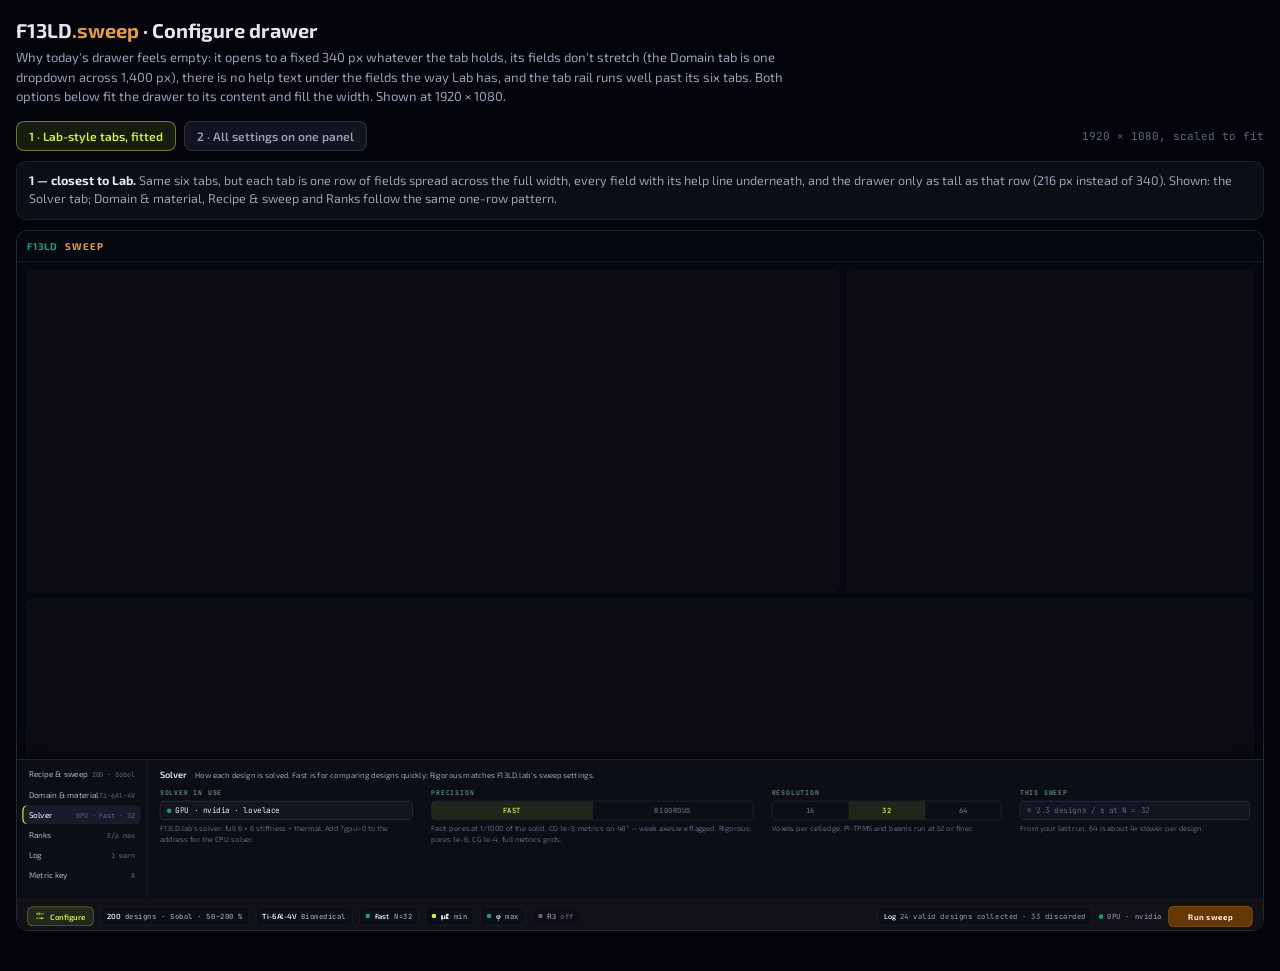
<file: docs/mockups/sweep-drawer-v0.25.html>
<!doctype html>
<!-- F13LD.sweep — Configure drawer mockups (dev file). Two ways to use the
     width on wide screens. Static; 1920 × 1080 frame scaled to fit. -->
<html lang="en">
<head>
<meta charset="utf-8">
<meta name="viewport" content="width=device-width, initial-scale=1">
<title>Sweep Drawer Mockups</title>
<link rel="preconnect" href="https://fonts.googleapis.com">
<link href="https://fonts.googleapis.com/css2?family=Exo+2:wght@400;500;600;700&family=JetBrains+Mono:wght@400;500;600&display=swap" rel="stylesheet">
<style>
:root{--bg:#06080f;--panel:#111118;--s1:#0c0e16;--s2:#12141f;--s3:#181b29;--hair:rgba(255,255,255,0.07);--hair2:rgba(255,255,255,0.13);
--t1:#e4e6f2;--t2:#9a9fb7;--t3:#5f6582;--green:#1D9E75;--neon:#c8f542;--sec:#5f9470;--sweep:#E39B4A;--sweep-deep:#633806;--sweep-tile:#FAEEDA;
--neon-soft:rgba(200,245,66,0.10);--neon-ring:rgba(200,245,66,0.45);--r1:#c8f542;--r2:#1D9E75;--r3:#b598d4;--x:#5fb5b5;--y:#c794d4;--z:#d4b04a;--warn:#f59e0b;--mono:'JetBrains Mono',ui-monospace,monospace}
*{box-sizing:border-box;margin:0;padding:0}
html,body{background:#03040a;color:var(--t2);font:14px/1.5 'Exo 2',system-ui,sans-serif}
body{overflow-x:hidden}
.page{max-width:1960px;margin:0 auto;padding:18px 16px 40px}
h1{font:700 20px 'Exo 2';color:var(--t1)} h1 span{color:var(--sweep)}
.intro p{color:var(--t2);max-width:100ch;margin:6px 0 0;font-size:13px}
.pick{display:flex;flex-wrap:wrap;gap:8px;margin:14px 0 10px;align-items:center}
.pick button{font:600 12px 'Exo 2';color:var(--t2);background:var(--s2);border:1px solid var(--hair2);border-radius:8px;padding:7px 12px;cursor:pointer}
.pick button.on{color:var(--neon);border-color:var(--neon-ring);background:var(--neon-soft)}
.pick .hint{font:11px var(--mono);color:var(--t3);margin-left:auto}
.note{background:var(--s1);border:1px solid var(--hair);border-radius:10px;padding:10px 12px;font-size:12.5px;margin-bottom:10px}
.note b{color:var(--t1)}
.stage{width:100%;overflow:hidden;border-radius:12px;border:1px solid var(--hair2);background:var(--bg)}
.frame{width:1920px;height:1080px;transform-origin:top left;position:relative;background:var(--bg);overflow:hidden}
/* ghost of the main layout behind the drawer */
.ghost{position:absolute;inset:48px 0 50px 0;padding:12px 14px;display:grid;grid-template-columns:2fr 1fr;grid-template-rows:1.1fr 1fr;gap:12px;opacity:.55}
.ghost div{background:var(--panel);border:1px solid var(--hair);border-radius:10px}
.ghost div:nth-child(3){grid-column:1/-1}
.top{position:absolute;left:0;right:0;top:0;height:48px;border-bottom:1px solid var(--hair);display:flex;align-items:center;padding:0 16px;gap:12px;font:700 15px 'Exo 2';letter-spacing:.14em;color:var(--sweep)}
.top i{font-style:normal;color:#1D9E75;letter-spacing:.06em}
.dock{position:absolute;left:0;right:0;bottom:0;height:50px;background:var(--panel);border-top:1px solid var(--hair);display:flex;align-items:center;gap:10px;padding:0 16px}
.cfg{height:30px;display:flex;align-items:center;gap:8px;padding:0 11px;border-radius:8px;border:1px solid var(--neon-ring);background:var(--neon-soft);color:var(--neon);font:600 12px 'Exo 2'}
.tag{height:28px;display:inline-flex;align-items:center;gap:7px;padding:0 9px;border-radius:7px;background:var(--s1);border:1px solid var(--hair);font:500 11px var(--mono);color:var(--t2);white-space:nowrap}
.tag b{font:600 11.5px 'Exo 2';color:var(--t1)} .tag .d{width:7px;height:7px;border-radius:50%}
.sp{flex:1}
.run{height:32px;padding:0 18px;border-radius:8px;background:var(--sweep-deep);color:var(--sweep-tile);font:700 12px 'Exo 2';letter-spacing:.06em;display:inline-flex;align-items:center;min-width:130px;justify-content:center;box-shadow:inset 0 0 0 1px rgba(227,155,74,.4)}
.logchip{height:28px;display:inline-flex;align-items:center;gap:6px;padding:0 9px;border-radius:7px;background:var(--s1);border:1px solid var(--hair);font:11px var(--mono);color:var(--t2)}
.logchip b{font:600 11px 'Exo 2';color:var(--t1)}
/* drawer shell */
.drawer{position:absolute;left:0;right:0;bottom:50px;background:var(--s1);border-top:1px solid var(--hair2);box-shadow:0 -12px 30px rgba(0,0,0,.45)}
.lbl{display:block;font:600 10px var(--mono);letter-spacing:.14em;text-transform:uppercase;color:var(--sec);margin-bottom:6px}
.inp{height:30px;display:flex;align-items:center;justify-content:space-between;gap:8px;padding:0 10px;border:1px solid var(--hair2);border-radius:7px;background:var(--s2);font:12px var(--mono);color:var(--t1);white-space:nowrap;overflow:hidden}
.inp.dim{color:var(--t3)}
.help{font-size:11.5px;color:var(--t3);margin-top:5px;line-height:1.45}
.tog{display:flex;border:1px solid var(--hair2);border-radius:7px;overflow:hidden;height:30px}
.tog span{flex:1;display:grid;place-items:center;font:600 11px var(--mono);color:var(--t3);border-right:1px solid var(--hair)}
.tog span:last-child{border-right:0}
.tog span.on{background:var(--neon-soft);color:var(--neon)} .tog span.na{opacity:.35}
.rng{display:grid;grid-template-columns:repeat(3,1fr);gap:6px}
.rng div{height:30px;border:1px solid var(--hair2);border-radius:7px;background:var(--s2);font:12px var(--mono);color:var(--t1);display:flex;align-items:center;justify-content:space-between;padding:0 9px}
.rng i{font-style:normal;font-weight:600}
.slider{height:30px;display:flex;align-items:center;gap:10px}
.slider .tr{flex:1;height:4px;border-radius:2px;background:var(--s3);position:relative}
.slider .tr:before{content:'';position:absolute;left:0;top:0;bottom:0;width:22%;background:var(--neon);border-radius:2px}
.slider .tr:after{content:'';position:absolute;left:22%;top:50%;width:14px;height:14px;border-radius:50%;background:var(--neon);transform:translate(-50%,-50%)}
.slider b{font:600 12px var(--mono);color:var(--neon);min-width:34px;text-align:right}
.rrow{display:grid;grid-template-columns:14px minmax(0,1fr) 90px 74px;gap:8px;align-items:center;margin-bottom:8px}
.rrow .d{width:9px;height:9px;border-radius:50%}
.sw{width:30px;height:16px;border-radius:9px;background:#3a2a2a;position:relative}
.sw.on{background:var(--sweep-deep)} .sw:after{content:'';position:absolute;top:2px;left:2px;width:12px;height:12px;border-radius:50%;background:#7d7d8f}
.sw.on:after{left:16px;background:var(--sweep-tile)}

/* option 1 — Lab-style tabs, fitted */
.o1{display:grid;grid-template-columns:200px minmax(0,1fr);height:216px}
.o1 .tabs{border-right:1px solid var(--hair);padding:8px;display:flex;flex-direction:column;gap:2px}
.o1 .tab{display:flex;justify-content:space-between;align-items:center;padding:7px 10px;border-radius:8px;font:500 12.5px 'Exo 2';color:var(--t2)}
.o1 .tab .mv{font:10.5px var(--mono);color:var(--t3)}
.o1 .tab.on{background:var(--s3);color:var(--t1);box-shadow:inset 2px 0 0 var(--neon)}
.o1 .body{padding:14px 20px}
.o1 .head{display:flex;align-items:baseline;gap:12px;margin-bottom:12px}
.o1 .head b{font:600 14px 'Exo 2';color:var(--t1)} .o1 .head span{font-size:12px;color:var(--t2)}
.o1 .row{display:grid;grid-template-columns:1.1fr 1.4fr 1fr 1fr;gap:28px}

/* option 2 — everything at once */
.o2{height:268px;display:grid;grid-template-rows:auto minmax(0,1fr)}
.o2 .strip{display:flex;gap:4px;padding:8px 14px 0;border-bottom:1px solid var(--hair)}
.o2 .strip span{padding:6px 12px;font:500 12px 'Exo 2';color:var(--t2);border-radius:7px 7px 0 0}
.o2 .strip span.on{color:var(--t1);box-shadow:inset 0 -2px 0 var(--neon)}
.o2 .strip .r{margin-left:auto;font:11px var(--mono);color:var(--t3);align-self:center}
.o2 .cols{display:grid;grid-template-columns:1.25fr 1fr 1fr 1.25fr;gap:0}
.o2 .col{padding:12px 18px;border-right:1px solid var(--hair);display:flex;flex-direction:column;gap:10px;min-width:0}
.o2 .col:last-child{border-right:0}
.o2 .ch{font:600 13px 'Exo 2';color:var(--t1);display:flex;align-items:center;gap:8px}
.o2 .ch .n{font:10.5px var(--mono);color:var(--t3);margin-left:auto}
.o2 .pair{display:grid;grid-template-columns:1fr 1fr;gap:8px}
</style>
</head>
<body>
<div class="page">
  <div class="intro">
    <h1>F13LD<span>.sweep</span> · Configure drawer</h1>
    <p>Why today's drawer feels empty: it opens to a fixed 340 px whatever the tab holds, its fields don't stretch (the Domain tab is one dropdown across 1,400 px), there is no help text under the fields the way Lab has, and the tab rail runs well past its six tabs. Both options below fit the drawer to its content and fill the width. Shown at 1920 × 1080.</p>
  </div>
  <div class="pick" id="pick">
    <button data-v="1" class="on">1 · Lab-style tabs, fitted</button>
    <button data-v="2">2 · All settings on one panel</button>
    <span class="hint">1920 × 1080, scaled to fit</span>
  </div>
  <div class="note" id="n1"><b>1 — closest to Lab.</b> Same six tabs, but each tab is one row of fields spread across the full width, every field with its help line underneath, and the drawer only as tall as that row (216 px instead of 340). Shown: the Solver tab; Domain &amp; material, Recipe &amp; sweep and Ranks follow the same one-row pattern.</div>
  <div class="note" id="n2" style="display:none"><b>2 — everything at a glance.</b> Settings, Log and Metric key become three tabs along the top; Settings shows all four groups side by side — Recipe &amp; sweep · Material · Solver · Ranks — so one click shows (and changes) the whole sweep. On screens under about 1,200 px the four columns fold into two rows. 268 px tall.</div>

  <div class="stage" id="stage"><div class="frame" id="frame">
    <div class="top"><i>F13LD</i> SWEEP</div>
    <div class="ghost"><div></div><div></div><div></div></div>

    <!-- option 1 -->
    <div class="drawer o1" id="d1">
      <div class="tabs">
        <div class="tab">Recipe &amp; sweep <span class="mv">200 · Sobol</span></div>
        <div class="tab">Domain &amp; material <span class="mv">Ti-6Al-4V</span></div>
        <div class="tab on">Solver <span class="mv">GPU · Fast · 32</span></div>
        <div class="tab">Ranks <span class="mv">E/ρ max</span></div>
        <div class="tab">Log <span class="mv">1 warn</span></div>
        <div class="tab">Metric key <span class="mv">8</span></div>
      </div>
      <div class="body">
        <div class="head"><b>Solver</b><span>How each design is solved. Fast is for comparing designs quickly; Rigorous matches F13LD.lab's sweep settings.</span></div>
        <div class="row">
          <div><span class="lbl">Solver in use</span><div class="inp"><span><span style="display:inline-block;width:7px;height:7px;border-radius:50%;background:var(--green);margin-right:6px"></span>GPU · nvidia · lovelace</span></div><div class="help">F13LD.lab's solver: full 6 × 6 stiffness + thermal. Add ?gpu=0 to the address for the CPU solver.</div></div>
          <div><span class="lbl">Precision</span><div class="tog"><span class="on">FAST</span><span>RIGOROUS</span></div><div class="help">Fast: pores at 1/1000 of the solid, CG 1e-3, metrics on 48³ — weak axes are flagged. Rigorous: pores 1e-6, CG 1e-4, full metrics grids.</div></div>
          <div><span class="lbl">Resolution</span><div class="tog"><span>16</span><span class="on">32</span><span>64</span></div><div class="help">Voxels per cell edge. PI-TPMS and beams run at 32 or finer.</div></div>
          <div><span class="lbl">This sweep</span><div class="inp dim">≈ 2.3 designs / s at N = 32</div><div class="help">From your last run. 64 is about 4× slower per design.</div></div>
        </div>
      </div>
    </div>

    <!-- option 2 -->
    <div class="drawer o2" id="d2" style="display:none">
      <div class="strip"><span class="on">Settings</span><span>Log · 1 warning</span><span>Metric key</span><span class="r">Esc closes · settings are remembered in this browser</span></div>
      <div class="cols">
        <div class="col">
          <div class="ch">Recipe &amp; sweep <span class="n">TPMS · shell · 3 terms</span></div>
          <div><span class="lbl">Base recipe</span><div class="inp">gyroid.json <span style="color:var(--t3)">Load…</span></div></div>
          <div><span class="lbl">Cell scale, % of nominal · min → max</span><div class="rng"><div><i style="color:var(--x)">X</i>50 → 200</div><div><i style="color:var(--y)">Y</i>50 → 200</div><div><i style="color:var(--z)">Z</i>50 → 200</div></div></div>
          <div class="pair"><div><span class="lbl">Designs</span><div class="slider"><span class="tr"></span><b>200</b></div></div><div><span class="lbl">Sampling</span><div class="inp">Sobol</div></div></div>
        </div>
        <div class="col">
          <div class="ch">Material <span class="n">E 110 GPa · ν 0.34</span></div>
          <div><span class="lbl">Application domain</span><div class="inp">Biomedical</div></div>
          <div><span class="lbl">Material</span><div class="inp">Ti-6Al-4V (Grade 5)</div></div>
          <div class="pair"><div><span class="lbl">Ref. stress</span><div class="inp">2 MPa</div></div><div><span class="lbl">Cell size</span><div class="inp">2.0 mm</div></div></div>
        </div>
        <div class="col">
          <div class="ch">Solver <span class="n"><span style="display:inline-block;width:7px;height:7px;border-radius:50%;background:var(--green);margin-right:6px"></span>GPU · nvidia</span></div>
          <div><span class="lbl">Precision</span><div class="tog"><span class="on">FAST</span><span>RIGOROUS</span></div><div class="help">Fast flags axes the pore stiffness props up.</div></div>
          <div><span class="lbl">Resolution</span><div class="tog"><span>16</span><span class="on">32</span><span>64</span></div><div class="help">PI-TPMS and beams run at 32 or finer.</div></div>
        </div>
        <div class="col">
          <div class="ch">Ranks <span class="n">sort, then keep top %</span></div>
          <div class="rrow"><span class="d" style="background:var(--r1)"></span><div class="inp">Microstrain avg</div><div class="tog"><span>MAX</span><span class="on">MIN</span></div><div class="inp dim">sort</div></div>
          <div class="rrow"><span class="d" style="background:var(--r2)"></span><div class="inp">Mean pore size</div><div class="tog"><span class="on">MAX</span><span>MIN</span></div><div class="inp">50 %</div></div>
          <div class="rrow"><span class="d" style="background:var(--r3)"></span><div class="inp dim">— off —</div><div class="tog"><span class="na">MAX</span><span class="na">MIN</span></div><div class="inp dim">100 %</div></div>
          <div class="help">Rank 1 sorts; ranks 2 and 3 keep the top share of what's left. The table and plot still sort by any column.</div>
        </div>
      </div>
    </div>

    <div class="dock">
      <span class="cfg"><svg width="15" height="15" viewBox="0 0 40 40" aria-hidden="true"><path d="M5 11 H9.5 M18.5 11 H35 M5 29 H21.5 M30.5 29 H35" fill="none" stroke="currentColor" stroke-width="2.6" stroke-linecap="round"/><circle cx="14" cy="11" r="4.5" fill="none" stroke="currentColor" stroke-width="2.6"/><circle cx="26" cy="29" r="4" fill="#c8f542"/></svg>Configure</span>
      <span class="tag"><b>200</b> designs · Sobol · 50–200 %</span>
      <span class="tag"><b>Ti-6Al-4V</b> Biomedical</span>
      <span class="tag"><span class="d" style="background:var(--green)"></span><b>Fast</b> N=32</span>
      <span class="tag"><span class="d" style="background:var(--r1)"></span><b>με̄</b> min</span>
      <span class="tag"><span class="d" style="background:var(--r2)"></span><b>φ</b> max</span>
      <span class="tag" style="opacity:.55"><span class="d" style="background:var(--r3)"></span><b>R3</b> off</span>
      <span class="sp"></span>
      <span class="logchip"><b>Log</b> 24 valid designs collected · 33 discarded</span>
      <span style="font:11px var(--mono);color:var(--t2)"><span style="display:inline-block;width:7px;height:7px;border-radius:50%;background:var(--green);margin-right:6px"></span>GPU · nvidia</span>
      <span class="run">Run sweep</span>
    </div>
  </div></div>
</div>
<script>
document.querySelectorAll('#pick button').forEach(function (b) {
  b.onclick = function () {
    document.querySelectorAll('#pick button').forEach(function (x) { x.classList.toggle('on', x === b); });
    var v = b.dataset.v;
    document.getElementById('d1').style.display = v === '1' ? '' : 'none';
    document.getElementById('d2').style.display = v === '2' ? '' : 'none';
    document.getElementById('n1').style.display = v === '1' ? '' : 'none';
    document.getElementById('n2').style.display = v === '2' ? '' : 'none';
  };
});
function fit() { var st = document.getElementById('stage'), f = document.getElementById('frame'), s = Math.min(1, st.clientWidth / 1920); f.style.transform = 'scale(' + s + ')'; st.style.height = (1080 * s) + 'px'; }
window.addEventListener('resize', fit); fit();
</script>
</body>
</html>
</file>
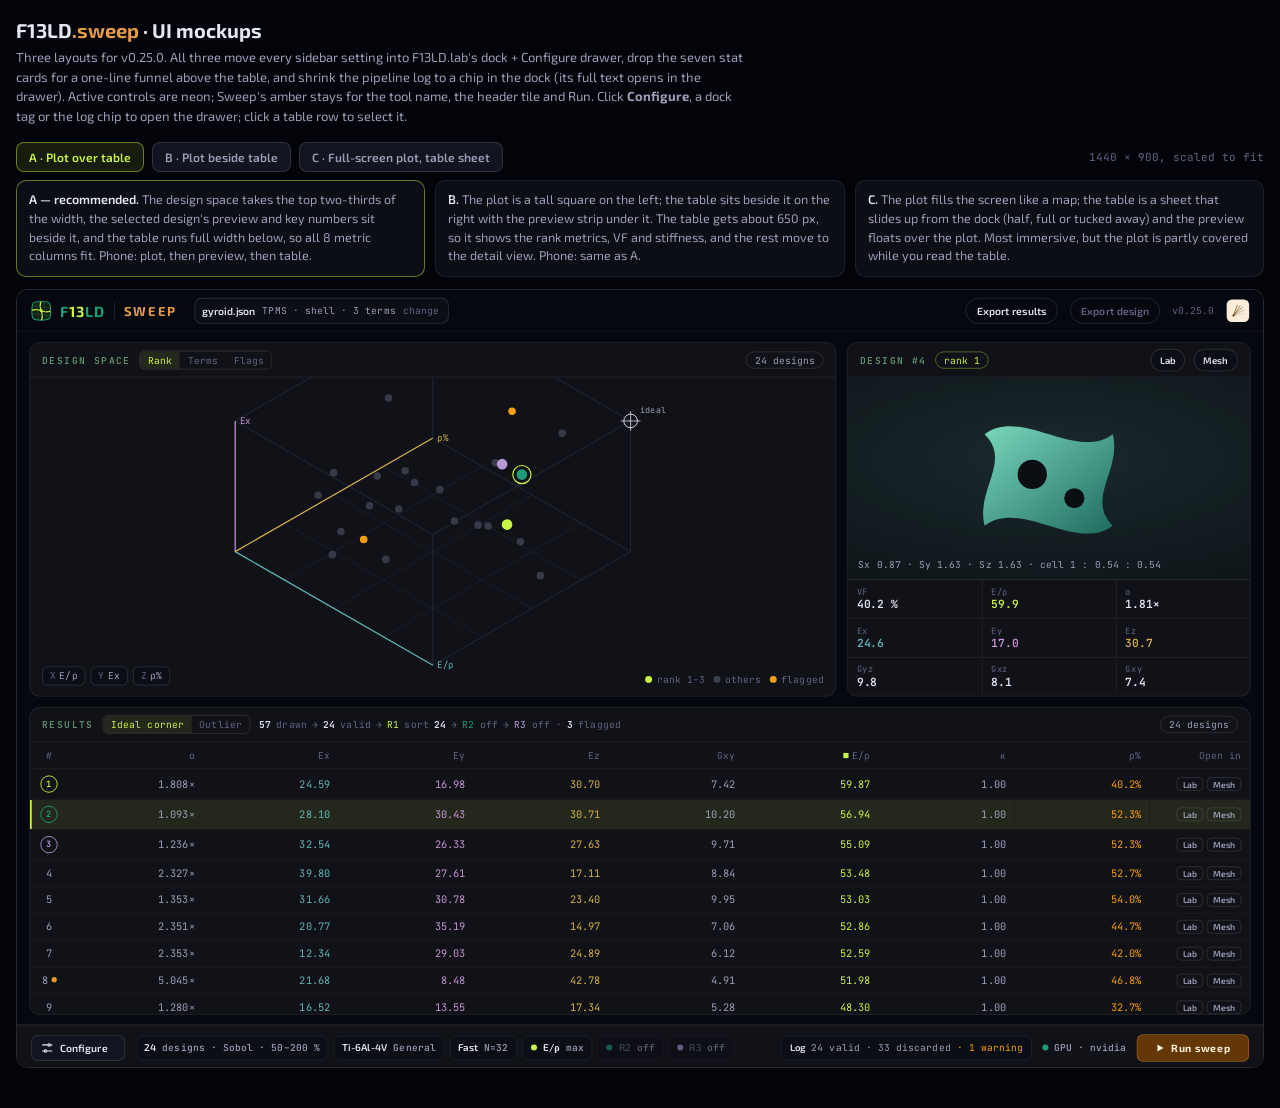
<file: docs/mockups/sweep-ui-v0.25.html>
<!doctype html>
<!-- F13LD.sweep — UI mockups for v0.25.0 (dev file, not loaded by the app).
     Three layouts, all sharing Lab's dock + Configure drawer. Static data. -->
<html lang="en">
<head>
<meta charset="utf-8">
<meta name="viewport" content="width=device-width, initial-scale=1">
<title>Sweep UI Mockups</title>
<link rel="preconnect" href="https://fonts.googleapis.com">
<link href="https://fonts.googleapis.com/css2?family=Exo+2:wght@400;500;600;700&family=JetBrains+Mono:wght@400;500;600&display=swap" rel="stylesheet">
<style>
:root{
  --bg:#06080f; --panel:#111118; --panel2:#0e0e1a; --s1:#0c0e16; --s2:#12141f; --s3:#181b29;
  --hair:rgba(255,255,255,0.07); --hair2:rgba(255,255,255,0.13);
  --t1:#e4e6f2; --t2:#9a9fb7; --t3:#5f6582;
  --green:#1D9E75; --neon:#c8f542; --sec:#5f9470;
  --sweep:#E39B4A; --sweep-deep:#633806; --sweep-tile:#FAEEDA; --sweep-ring:rgba(227,155,74,0.45);
  --neon-soft:rgba(200,245,66,0.10); --neon-ring:rgba(200,245,66,0.45);
  --r1:#c8f542; --r2:#1D9E75; --r3:#b598d4; --x:#5fb5b5; --y:#c794d4; --z:#d4b04a; --warn:#f59e0b;
  --mono:'JetBrains Mono',ui-monospace,monospace;
}
*{box-sizing:border-box;margin:0;padding:0}
html,body{background:#03040a;color:var(--t2);font:14px/1.5 'Exo 2',system-ui,sans-serif;-webkit-font-smoothing:antialiased}
body{overflow-x:hidden}
.page{max-width:1500px;margin:0 auto;padding:18px 16px 40px}
.intro h1{font:700 20px 'Exo 2';color:var(--t1)} .intro h1 span{color:var(--sweep)}
.intro p{color:var(--t2);max-width:92ch;margin:6px 0 0;font-size:13px}
.pick{display:flex;flex-wrap:wrap;gap:8px;margin:16px 0 8px}
.pick button{font:600 12px 'Exo 2';color:var(--t2);background:var(--s2);border:1px solid var(--hair2);border-radius:8px;padding:7px 12px;cursor:pointer}
.pick button.on{color:var(--neon);border-color:var(--neon-ring);background:var(--neon-soft)}
.pick .hint{font:11px var(--mono);color:var(--t3);align-self:center;margin-left:auto}
.notes{display:grid;grid-template-columns:repeat(3,1fr);gap:10px;margin:0 0 12px}
.note{background:var(--s1);border:1px solid var(--hair);border-radius:10px;padding:10px 12px;font-size:12.5px;color:var(--t2)}
.note b{color:var(--t1);font-weight:600}
.note.on{border-color:var(--neon-ring)}
@media (max-width:900px){.notes{grid-template-columns:1fr}}

/* the 1440 × 900 frame, scaled to fit the page width */
.stage{width:100%;max-width:1442px;margin:0 auto;overflow:hidden;border-radius:12px;border:1px solid var(--hair2);background:var(--bg)}
.frame{width:1440px;height:900px;transform-origin:top left;position:relative;background:var(--bg);display:flex;flex-direction:column;overflow:hidden}

/* header */
.top{height:48px;display:flex;align-items:center;gap:14px;padding:0 16px;border-bottom:1px solid var(--hair);background:var(--bg);flex-shrink:0}
.brand{display:flex;align-items:center;gap:10px}
.wm{font:700 17px 'Exo 2';letter-spacing:.06em}
.div{width:1px;height:20px;background:var(--hair2)}
.tool{font:700 15px 'Exo 2';letter-spacing:.14em;color:var(--sweep)}
.recipe{display:flex;align-items:center;gap:8px;height:30px;padding:0 10px 0 8px;border-radius:8px;background:var(--s1);border:1px solid var(--hair2);font:11px var(--mono);color:var(--t2);margin-left:6px;cursor:pointer}
.recipe b{font:600 12px 'Exo 2';color:var(--t1)} .recipe .chg{color:var(--t3)}
.top .sp{flex:1}
.hbtn{height:30px;display:inline-flex;align-items:center;gap:6px;padding:0 12px;border-radius:999px;border:1px solid var(--hair2);background:transparent;color:var(--t1);font:600 12px 'Exo 2';cursor:pointer}
.hbtn.dim{color:var(--t3)}
.ver{font:11px var(--mono);color:var(--t3)}
.tile{width:26px;height:26px;border-radius:6px;background:var(--sweep-tile);display:grid;place-items:center}

/* panels */
.main{flex:1;min-height:0;display:grid;gap:12px;padding:12px 14px}
.pnl{background:var(--panel);border:1px solid var(--hair);border-radius:12px;display:flex;flex-direction:column;min-height:0;min-width:0;overflow:hidden;position:relative}
.ph{height:40px;display:flex;align-items:center;gap:10px;padding:0 14px;border-bottom:1px solid var(--hair);flex-shrink:0}
.pt{font:600 11px var(--mono);letter-spacing:.14em;text-transform:uppercase;color:var(--sec)}
.seg{display:inline-flex;border:1px solid var(--hair2);border-radius:7px;overflow:hidden}
.seg span{font:11px var(--mono);padding:3px 9px;color:var(--t3);cursor:pointer}
.seg span.on{background:var(--neon-soft);color:var(--neon)}
.ph .sp{flex:1}
.badge{font:11px var(--mono);color:var(--t2);border:1px solid var(--hair2);border-radius:999px;padding:2px 9px}
.funnel{min-width:0;display:flex;align-items:center;gap:6px;font:11px var(--mono);color:var(--t3);white-space:nowrap;overflow:hidden}
.funnel b{color:var(--t1);font-weight:600} .funnel .ar{color:var(--t3)}
.funnel .p1{color:var(--r1)} .funnel .p2{color:var(--r2)} .funnel .p3{color:var(--r3)}

/* plot */
.plot{flex:1;min-height:0;position:relative}
.plot svg{position:absolute;inset:0;width:100%;height:100%}
.axes-pick{position:absolute;left:14px;bottom:12px;display:flex;gap:6px}
.axes-pick span{font:11px var(--mono);color:var(--t2);background:var(--s1);border:1px solid var(--hair2);border-radius:6px;padding:3px 8px}
.axes-pick span i{font-style:normal;color:var(--t3);margin-right:4px}
.legend{position:absolute;right:14px;bottom:12px;display:flex;gap:10px;font:11px var(--mono);color:var(--t3)}
.legend i{display:inline-block;width:8px;height:8px;border-radius:50%;margin-right:5px;vertical-align:0}

/* inspector */
.insp{display:flex;flex-direction:column;min-height:0;flex:1}
.prev{flex:1;min-height:0;position:relative;background:radial-gradient(120% 90% at 50% 40%,#1a2a2c,#0b0f14)}
.prev svg{position:absolute;inset:0;width:100%;height:100%}
.prev .cap{position:absolute;left:12px;bottom:10px;font:11px var(--mono);color:var(--t2)}
.prev .acts{position:absolute;right:10px;top:10px;display:flex;gap:6px}
.pill{height:26px;display:inline-flex;align-items:center;padding:0 10px;border-radius:999px;border:1px solid var(--hair2);background:rgba(12,14,22,.8);font:600 11px 'Exo 2';color:var(--t1)}
.kv{display:grid;grid-template-columns:1fr 1fr 1fr;gap:1px;background:var(--hair);border-top:1px solid var(--hair);flex-shrink:0}
.kv div{background:var(--panel);padding:7px 10px;display:flex;flex-direction:column}
.kv span{font:10px var(--mono);color:var(--t3);letter-spacing:.06em}
.kv b{font:600 13px var(--mono);color:var(--t1)}
.kv b.x{color:var(--x)} .kv b.y{color:var(--y)} .kv b.z{color:var(--z)} .kv b.w{color:var(--warn)}
.flagline{font:11px var(--mono);color:var(--warn);padding:6px 10px;border-top:1px solid var(--hair);flex-shrink:0}

/* table */
.tbl{flex:1;min-height:0;overflow:hidden}
table{width:100%;border-collapse:collapse;table-layout:fixed;font:12px var(--mono)}
th{font:400 11px var(--mono);color:var(--t3);text-align:right;padding:8px 10px;border-bottom:1px solid var(--hair);white-space:nowrap;overflow:hidden;text-overflow:ellipsis}
th:first-child,td:first-child{text-align:center;width:44px}
th.l,td.l{text-align:left}
td{padding:7px 10px;text-align:right;border-bottom:1px solid rgba(255,255,255,.04);color:var(--t2);white-space:nowrap;overflow:hidden;text-overflow:ellipsis}
tr.sel td{background:var(--neon-soft)}
tr.sel td:first-child{box-shadow:inset 2px 0 0 var(--neon)}
.rb{display:inline-grid;place-items:center;width:20px;height:20px;border-radius:50%;border:1px solid;font:600 10px var(--mono)}
.rb.r1{color:var(--r1);border-color:var(--r1)} .rb.r2{color:var(--r2);border-color:var(--r2)} .rb.r3{color:var(--r3);border-color:var(--r3)}
.cx{color:var(--x)} .cy{color:var(--y)} .cz{color:var(--z)} .cn{color:var(--r1)} .cv{color:var(--warn)}
.flg{display:inline-block;width:6px;height:6px;border-radius:50%;background:var(--warn);margin-left:4px;vertical-align:2px}
.uline{border-bottom:1px dotted var(--warn)}
.rowbtn{font:600 10px 'Exo 2';color:var(--t2);border:1px solid var(--hair2);border-radius:5px;padding:1px 6px;margin-left:4px}
.pip{display:inline-block;width:6px;height:6px;margin-right:4px;vertical-align:1px;background:var(--r1)}

/* dock + drawer (as F13LD.lab) */
.dock{height:50px;display:flex;align-items:center;gap:12px;padding:0 16px;background:var(--panel);border-top:1px solid var(--hair);flex-shrink:0;position:relative;z-index:3}
.cfg{height:30px;display:flex;align-items:center;gap:8px;padding:0 11px;border-radius:8px;border:1px solid var(--hair2);background:var(--s2);color:var(--t1);font:600 12px 'Exo 2';cursor:pointer;flex-shrink:0}
.cfg.open{color:var(--neon);border-color:var(--neon-ring);background:var(--neon-soft)}
.tags{flex:1;min-width:0;display:flex;gap:6px;overflow:hidden}
.tag{height:28px;display:inline-flex;align-items:center;gap:7px;padding:0 9px;border-radius:7px;background:var(--s1);border:1px solid var(--hair);font:500 11px var(--mono);color:var(--t2);white-space:nowrap;flex-shrink:0;cursor:pointer}
.tag b{font:600 11.5px 'Exo 2';color:var(--t1)}
.tag.off{opacity:.55} .tag.off b{color:var(--t3)}
.tag .dot{width:7px;height:7px;border-radius:50%}
.meta{font:500 11px var(--mono);color:var(--t2);white-space:nowrap;display:flex;gap:6px;align-items:center}
.meta b{color:var(--t1)} .meta .g{color:var(--green)}
.logchip{height:28px;display:inline-flex;align-items:center;gap:7px;padding:0 9px;border-radius:7px;background:var(--s1);border:1px solid var(--hair);font:11px var(--mono);color:var(--t2);max-width:360px;overflow:hidden;white-space:nowrap;text-overflow:ellipsis;cursor:pointer;flex-shrink:1;min-width:0}
.logchip b{font:600 11px 'Exo 2';color:var(--t1)}
.logchip .w{color:var(--warn)}
.run{height:32px;padding:0 18px;border-radius:8px;border:0;background:var(--sweep-deep);color:var(--sweep-tile);box-shadow:inset 0 0 0 1px rgba(227,155,74,.4);font:700 12px 'Exo 2';letter-spacing:.06em;min-width:130px;display:inline-flex;align-items:center;justify-content:center;gap:8px;flex-shrink:0}
.drawer{position:absolute;left:0;right:0;bottom:50px;height:0;overflow:hidden;background:var(--s1);border-top:1px solid var(--hair2);display:grid;grid-template-columns:210px 1fr;transition:height .18s;z-index:2}
.drawer.open{height:300px}
.dtabs{border-right:1px solid var(--hair);padding:8px}
.dtab{display:flex;align-items:center;justify-content:space-between;gap:8px;padding:8px 10px;border-radius:8px;font:500 12.5px 'Exo 2';color:var(--t2);cursor:pointer}
.dtab .mv{font:10.5px var(--mono);color:var(--t3);white-space:nowrap;overflow:hidden;text-overflow:ellipsis;max-width:90px}
.dtab.on{background:var(--s3);color:var(--t1);box-shadow:inset 2px 0 0 var(--neon)}
.dbody{padding:14px 18px;overflow:hidden}
.dh{font:600 14px 'Exo 2';color:var(--t1)} .dsub{font-size:12px;color:var(--t2);margin:2px 0 12px}
.fgrid{display:grid;grid-template-columns:repeat(3,minmax(0,1fr));gap:14px 22px}
.f label{display:block;font:600 10px var(--mono);letter-spacing:.14em;text-transform:uppercase;color:var(--sec);margin-bottom:6px}
.inp{height:30px;display:flex;align-items:center;justify-content:space-between;padding:0 10px;border:1px solid var(--hair2);border-radius:7px;background:var(--s2);font:12px var(--mono);color:var(--t1)}
.f p{font-size:11.5px;color:var(--t3);margin-top:5px;line-height:1.45}
.tog{display:inline-flex;border:1px solid var(--hair2);border-radius:7px;overflow:hidden}
.tog span{font:600 11px var(--mono);padding:6px 12px;color:var(--t3)}
.tog span.on{background:var(--neon-soft);color:var(--neon)}
.tog span.na{opacity:.35}
.range3{display:grid;grid-template-columns:repeat(3,1fr);gap:6px}
.range3 div{border:1px solid var(--hair2);border-radius:7px;background:var(--s2);padding:4px 8px;font:12px var(--mono);color:var(--t1);display:flex;justify-content:space-between}
.range3 i{font-style:normal}
.rk{display:grid;grid-template-columns:repeat(3,minmax(0,1fr));gap:14px}
.rkc{border:1px solid var(--hair2);border-radius:10px;padding:10px;background:var(--s2)}
.rkc .h{display:flex;align-items:center;gap:7px;font:600 12px 'Exo 2';color:var(--t1);margin-bottom:8px}
.rkc .h i{width:8px;height:8px;border-radius:50%}
.rkc .row{display:flex;gap:6px}
.loglist{font:12px/1.7 var(--mono);color:var(--t2);height:236px;overflow:hidden}
.loglist .t{color:var(--t3);margin-right:10px}
.loglist .s{color:var(--green)} .loglist .w{color:var(--warn)}

/* layout variants */
.A .main{grid-template-columns:minmax(0,2fr) minmax(0,1fr);grid-template-rows:minmax(0,1.15fr) minmax(0,1fr)}
.A .p-plot{grid-column:1;grid-row:1} .A .p-insp{grid-column:2;grid-row:1} .A .p-tbl{grid-column:1/-1;grid-row:2}
.B .main{grid-template-columns:minmax(0,1.1fr) minmax(0,1fr);grid-template-rows:minmax(0,1fr) 210px}
.B .p-plot{grid-column:1;grid-row:1/-1} .B .p-tbl{grid-column:2;grid-row:1} .B .p-insp{grid-column:2;grid-row:2}
.B .p-insp .insp{flex-direction:row} .B .p-tbl .badge{display:none} .B td:nth-child(2),.B th:nth-child(2){display:none} .B .p-insp .prev{flex:0 0 210px} .B .p-insp .kv{flex:1;grid-template-columns:1fr 1fr;border-top:0;border-left:1px solid var(--hair)}
.C .main{grid-template-columns:1fr;grid-template-rows:1fr;padding:0}
.C .p-plot{border-radius:0;border:0} .C .p-tbl,.C .p-insp{position:absolute}
.C .p-insp{right:16px;top:60px;width:300px;height:330px;box-shadow:0 10px 30px rgba(0,0,0,.5)}
.C .p-tbl{left:0;right:0;bottom:50px;height:360px;border-radius:14px 14px 0 0;box-shadow:0 -10px 30px rgba(0,0,0,.45)}
.C .grab{position:absolute;left:50%;top:6px;width:44px;height:4px;border-radius:2px;background:var(--hair2);transform:translateX(-50%)}
.C .p-tbl .ph{padding-top:6px}
.C .plot{flex:none;height:460px}
</style>
</head>
<body>
<div class="page">
  <div class="intro">
    <h1>F13LD<span>.sweep</span> · UI mockups</h1>
    <p>Three layouts for v0.25.0. All three move every sidebar setting into F13LD.lab's dock + Configure drawer, drop the seven stat cards for a one-line funnel above the table, and shrink the pipeline log to a chip in the dock (its full text opens in the drawer). Active controls are neon; Sweep's amber stays for the tool name, the header tile and Run. Click <b>Configure</b>, a dock tag or the log chip to open the drawer; click a table row to select it.</p>
  </div>
  <div class="pick" id="pick">
    <button data-v="A" class="on">A · Plot over table</button>
    <button data-v="B">B · Plot beside table</button>
    <button data-v="C">C · Full-screen plot, table sheet</button>
    <span class="hint">1440 × 900, scaled to fit</span>
  </div>
  <div class="notes">
    <div class="note on" data-n="A"><b>A — recommended.</b> The design space takes the top two-thirds of the width, the selected design's preview and key numbers sit beside it, and the table runs full width below, so all 8 metric columns fit. Phone: plot, then preview, then table.</div>
    <div class="note" data-n="B"><b>B.</b> The plot is a tall square on the left; the table sits beside it on the right with the preview strip under it. The table gets about 650 px, so it shows the rank metrics, VF and stiffness, and the rest move to the detail view. Phone: same as A.</div>
    <div class="note" data-n="C"><b>C.</b> The plot fills the screen like a map; the table is a sheet that slides up from the dock (half, full or tucked away) and the preview floats over the plot. Most immersive, but the plot is partly covered while you read the table.</div>
  </div>

  <div class="stage" id="stage">
    <div class="frame A" id="frame">
      <header class="top">
        <div class="brand">
          <svg width="24" height="24" viewBox="0 0 100 100"><defs><clipPath id="cl"><path d="M50,5 C91,5 95,9 95,50 C95,91 91,95 50,95 C9,95 5,91 5,50 C5,9 9,5 50,5Z"/></clipPath></defs><path d="M50,5 C91,5 95,9 95,50 C95,91 91,95 50,95 C9,95 5,91 5,50 C5,9 9,5 50,5Z" fill="#111e13" stroke="#1D9E75" stroke-width="5"/><g clip-path="url(#cl)" fill="none"><path d="M0,50 Q25,40 50,50 Q75,60 100,50" stroke="#c8f542" stroke-width="6"/><path d="M50,0 Q40,25 50,50 Q60,75 50,100" stroke="#c8f542" stroke-width="6"/><path d="M0,31 Q25,21 50,31 Q75,41 100,31 M0,69 Q25,59 50,69 Q75,79 100,69 M31,0 Q21,25 31,50 Q41,75 31,100 M69,0 Q59,25 69,50 Q79,75 69,100" stroke="#2c4e30" stroke-width="3"/><circle cx="50" cy="50" r="7" fill="#c8f542"/></g></svg>
          <span class="wm"><span style="color:#1D9E75">F</span><span style="color:#c8f542">13</span><span style="color:#1D9E75">LD</span></span>
          <span class="div"></span><span class="tool">SWEEP</span>
        </div>
        <div class="recipe" data-open="sweep" title="Load or change the base recipe"><b>gyroid.json</b> TPMS · shell · 3 terms <span class="chg">change</span></div>
        <span class="sp"></span>
        <button class="hbtn">Export results</button>
        <button class="hbtn dim">Export design</button>
        <span class="ver">v0.25.0</span>
        <span class="tile"><svg width="16" height="16" viewBox="0 0 40 40"><g stroke="#633806" stroke-width="1.8" stroke-linecap="round"><line x1="7" y1="34" x2="18" y2="4"/><line x1="7" y1="34" x2="26" y2="6"/><line x1="7" y1="34" x2="33" y2="10"/><line x1="7" y1="34" x2="37" y2="18" opacity=".5"/><line x1="7" y1="34" x2="37" y2="28" opacity=".25"/></g><circle cx="7" cy="34" r="3" fill="#633806"/></svg></span>
      </header>

      <div class="main">
        <section class="pnl p-plot">
          <div class="ph"><span class="pt">Design space</span><span class="seg"><span class="on">Rank</span><span>Terms</span><span>Flags</span></span><span class="sp"></span><span class="badge">24 designs</span></div>
          <div class="plot"><svg id="plotSvg" viewBox="0 0 800 420" preserveAspectRatio="xMidYMid meet"></svg>
            <div class="axes-pick"><span><i>X</i>E/ρ</span><span><i>Y</i>Ex</span><span><i>Z</i>ρ%</span></div>
            <div class="legend"><span><i style="background:var(--r1)"></i>rank 1–3</span><span><i style="background:#3a4150"></i>others</span><span><i style="background:var(--warn)"></i>flagged</span></div>
          </div>
        </section>

        <section class="pnl p-insp">
          <div class="ph"><span class="pt">Design #4</span><span class="badge" style="color:var(--r1);border-color:rgba(200,245,66,.4)">rank 1</span><span class="sp"></span><span class="pill">Lab</span><span class="pill">Mesh</span></div>
          <div class="insp">
            <div class="prev"><svg viewBox="0 0 300 220" preserveAspectRatio="xMidYMid meet"><defs><linearGradient id="gg" x1="0" x2="1" y1="0" y2="1"><stop offset="0" stop-color="#7fe0c4"/><stop offset="1" stop-color="#1f6f62"/></linearGradient></defs><g transform="translate(150 112)"><path d="M-70,-50 C-30,-80 30,-20 70,-50 C80,-10 40,20 70,50 C30,80 -30,20 -70,50 C-80,10 -40,-20 -70,-50Z" fill="url(#gg)" opacity=".95"/><circle cx="-18" cy="-6" r="16" fill="#0b0f14"/><circle cx="28" cy="20" r="11" fill="#0b0f14"/></g></svg>
              <div class="cap">Sx 0.87 · Sy 1.63 · Sz 1.63 · cell 1 : 0.54 : 0.54</div></div>
            <div class="kv">
              <div><span>VF</span><b>40.2 %</b></div><div><span>E/ρ</span><b style="color:var(--r1)">59.9</b></div><div><span>α</span><b>1.81×</b></div>
              <div><span>Ex</span><b class="x">24.6</b></div><div><span>Ey</span><b class="y">17.0</b></div><div><span>Ez</span><b class="z">30.7</b></div>
              <div><span>Gyz</span><b>9.8</b></div><div><span>Gxz</span><b>8.1</b></div><div><span>Gxy</span><b>7.4</b></div>
            </div>
          </div>
        </section>

        <section class="pnl p-tbl">
          <span class="grab"></span>
          <div class="ph"><span class="pt">Results</span><span class="seg"><span class="on">Ideal corner</span><span>Outlier</span></span>
            <span class="funnel"><b>57</b> drawn <span class="ar">→</span> <b>24</b> valid <span class="ar">→</span> <span class="p1">R1</span> sort <b>24</b> <span class="ar">→</span> <span class="p2">R2</span> off <span class="ar">→</span> <span class="p3">R3</span> off · <b>3</b> flagged</span>
            <span class="sp"></span><span class="badge">24 designs</span></div>
          <div class="tbl"><table id="tbl"><thead><tr><th>#</th><th>α</th><th>Ex</th><th>Ey</th><th>Ez</th><th>Gxy</th><th><span class="pip"></span>E/ρ</th><th>κ</th><th>ρ%</th><th style="width:116px">Open in</th></tr></thead><tbody></tbody></table></div>
        </section>
      </div>

      <div class="drawer" id="drawer">
        <div class="dtabs" id="dtabs">
          <div class="dtab on" data-t="sweep">Recipe &amp; sweep <span class="mv">24 · Sobol</span></div>
          <div class="dtab" data-t="mat">Domain &amp; material <span class="mv">Ti-6Al-4V</span></div>
          <div class="dtab" data-t="solver">Solver <span class="mv">GPU · Fast · 32</span></div>
          <div class="dtab" data-t="ranks">Ranks <span class="mv">E/ρ max</span></div>
          <div class="dtab" data-t="log">Log <span class="mv">2 notes</span></div>
          <div class="dtab" data-t="key">Metric key <span class="mv">26</span></div>
        </div>
        <div class="dbody" id="dbody"></div>
      </div>

      <div class="dock">
        <button class="cfg" id="cfg"><svg width="14" height="14" viewBox="0 0 16 16" fill="none" stroke="currentColor" stroke-width="1.6" stroke-linecap="round"><path d="M2 4h7M12 4h2M2 12h2M7 12h7"/><circle cx="10.5" cy="4" r="1.6"/><circle cx="5.5" cy="12" r="1.6"/></svg>Configure <span class="chev"></span></button>
        <div class="tags">
          <span class="tag" data-open="sweep"><b>24</b> designs · Sobol · 50–200 %</span>
          <span class="tag" data-open="mat"><b>Ti-6Al-4V</b> General</span>
          <span class="tag" data-open="solver"><b>Fast</b> N=32</span>
          <span class="tag" data-open="ranks"><span class="dot" style="background:var(--r1)"></span><b>E/ρ</b> max</span>
          <span class="tag off" data-open="ranks"><span class="dot" style="background:var(--r2)"></span><b>R2</b> off</span>
          <span class="tag off" data-open="ranks"><span class="dot" style="background:var(--r3)"></span><b>R3</b> off</span>
        </div>
        <span class="logchip" data-open="log"><b>Log</b> 24 valid · 33 discarded <span class="w">· 1 warning</span></span>
        <span class="meta"><span class="g" style="display:inline-block;width:7px;height:7px;border-radius:50%;background:currentColor"></span> GPU · nvidia</span>
        <button class="run"><svg width="10" height="10" viewBox="0 0 10 10"><path d="M2 1 L9 5 L2 9 Z" fill="currentColor"/></svg>Run sweep</button>
      </div>
    </div>
  </div>
</div>

<script>
/* ── static demo data ── */
var rows = [
  [1,1.808,24.59,16.98,30.70,7.42,59.87,1.00,40.2,0],[2,1.093,28.10,30.43,30.71,10.2,56.94,1.00,52.3,0],[3,1.236,32.54,26.33,27.63,9.71,55.09,1.00,52.3,0],
  [4,2.327,39.80,27.61,17.11,8.84,53.48,1.00,52.7,0],[5,1.353,31.66,30.78,23.40,9.95,53.03,1.00,54.0,0],[6,2.351,20.77,35.19,14.97,7.06,52.86,1.00,44.7,0],
  [7,2.353,12.34,29.03,24.89,6.12,52.59,1.00,42.0,0],[8,5.045,21.68,8.48,42.78,4.91,51.98,1.00,46.8,1],[9,1.280,16.52,13.55,17.34,5.28,48.30,1.00,32.7,0],
  [10,3.910,0.92,14.10,22.40,0.81,41.20,0.67,37.1,2],[11,1.410,18.20,15.60,21.90,6.40,47.80,1.00,38.9,0],[12,2.020,26.30,13.10,19.40,6.95,46.90,1.00,43.0,0]
];
var sel = 1;
function renderTable() {
  var tb = document.querySelector('#tbl tbody'), h = '';
  rows.forEach(function (r, i) {
    var rank = i < 3 ? '<span class="rb r' + (i + 1) + '">' + (i + 1) + '</span>' : (i + 1);
    var fl = r[9] ? '<span class="flg" title="stiffness may read high"></span>' : '';
    var ex = r[9] === 2 ? '<span class="uline">' + r[2].toFixed(2) + '</span>' : r[2].toFixed(2);
    h += '<tr class="' + (i === sel ? 'sel' : '') + '" data-i="' + i + '"><td>' + rank + fl + '</td><td>' + r[1].toFixed(3) + '×</td><td class="cx">' + ex + '</td><td class="cy">' + r[3].toFixed(2) +
      '</td><td class="cz">' + r[4].toFixed(2) + '</td><td>' + r[5].toFixed(2) + '</td><td class="cn">' + r[6].toFixed(2) + '</td><td>' + r[7].toFixed(2) + '</td><td class="cv">' + r[8].toFixed(1) +
      '%</td><td><span class="rowbtn">Lab</span><span class="rowbtn">Mesh</span></td></tr>';
  });
  tb.innerHTML = h;
}
/* plot: isometric cube, points */
function renderPlot() {
  var s = document.getElementById('plotSvg'), W = 800, H = 420, cx = 400, cy = 230, k = 150;
  function P(x, y, z) { return [cx + (x - z) * k * 0.87, cy + (x + z) * k * 0.5 - y * k * 1.15]; }
  var e = [[[-1,0,-1],[1,0,-1]],[[1,0,-1],[1,0,1]],[[1,0,1],[-1,0,1]],[[-1,0,1],[-1,0,-1]],[[-1,1,-1],[1,1,-1]],[[1,1,-1],[1,1,1]],[[1,1,1],[-1,1,1]],[[-1,1,1],[-1,1,-1]],[[-1,0,-1],[-1,1,-1]],[[1,0,-1],[1,1,-1]],[[1,0,1],[1,1,1]],[[-1,0,1],[-1,1,1]]];
  var g = '';
  for (var i = 1; i < 4; i++) { var t = -1 + i * 0.5, a = P(t, 0, -1), b = P(t, 0, 1), c = P(-1, 0, t), d = P(1, 0, t); g += '<line x1="' + a[0] + '" y1="' + a[1] + '" x2="' + b[0] + '" y2="' + b[1] + '" stroke="#1c2230"/><line x1="' + c[0] + '" y1="' + c[1] + '" x2="' + d[0] + '" y2="' + d[1] + '" stroke="#1c2230"/>'; }
  e.forEach(function (l) { var a = P.apply(null, l[0]), b = P.apply(null, l[1]); g += '<line x1="' + a[0] + '" y1="' + a[1] + '" x2="' + b[0] + '" y2="' + b[1] + '" stroke="#2a3142"/>'; });
  var ax = [[[ -1,0,1],[1,0,1],'#5fb5b5','E/ρ'],[[-1,0,1],[-1,1,1],'#c794d4','Ex'],[[-1,0,1],[-1,0,-1],'#d4b04a','ρ%']];
  ax.forEach(function (l) { var a = P.apply(null, l[0]), b = P.apply(null, l[1]); g += '<line x1="' + a[0] + '" y1="' + a[1] + '" x2="' + b[0] + '" y2="' + b[1] + '" stroke="' + l[2] + '" stroke-width="1.6"/><text x="' + (b[0] + 6) + '" y="' + (b[1] + 4) + '" fill="' + l[2] + '" font-family="JetBrains Mono" font-size="12">' + l[3] + '</text>'; });
  var seed = 7; function rnd() { seed = (seed * 16807) % 2147483647; return seed / 2147483647; }
  var pts = [];
  for (var n = 0; n < 24; n++) pts.push([rnd() * 2 - 1, rnd(), rnd() * 2 - 1, n]);
  pts[0] = [0.85, 0.62, 0.1, 0]; pts[1] = [0.6, 0.72, -0.3, 1]; pts[2] = [0.5, 0.8, -0.2, 2]; pts[7] = [0.2, 0.9, -0.6, 7]; pts[9] = [-0.4, 0.05, 0.3, 9];
  pts.sort(function (a, b) { return (a[0] + a[2]) - (b[0] + b[2]); });
  var ideal = P(1, 1, -1);
  g += '<circle cx="' + ideal[0] + '" cy="' + ideal[1] + '" r="9" fill="none" stroke="#e4e6f2" stroke-width="1.2"/><line x1="' + (ideal[0] - 13) + '" y1="' + ideal[1] + '" x2="' + (ideal[0] + 13) + '" y2="' + ideal[1] + '" stroke="#e4e6f2"/><line x1="' + ideal[0] + '" y1="' + (ideal[1] - 13) + '" x2="' + ideal[0] + '" y2="' + (ideal[1] + 13) + '" stroke="#e4e6f2"/><text x="' + (ideal[0] + 12) + '" y="' + (ideal[1] - 10) + '" fill="#9a9fb7" font-family="JetBrains Mono" font-size="11">ideal</text>';
  pts.forEach(function (p) {
    var q = P(p[0], p[1], p[2]), i = p[3], col = i === 0 ? '#c8f542' : i === 1 ? '#1D9E75' : i === 2 ? '#b598d4' : (i === 7 || i === 9) ? '#f59e0b' : '#3a4150';
    var r = i < 3 ? 7 : 5;
    g += '<circle cx="' + q[0] + '" cy="' + q[1] + '" r="' + r + '" fill="' + col + '" opacity="' + (i < 3 || i === 7 || i === 9 ? 1 : 0.85) + '"/>';
    if (i === sel) g += '<circle cx="' + q[0] + '" cy="' + q[1] + '" r="12" fill="none" stroke="#c8f542" stroke-width="1.5"/>';
  });
  s.innerHTML = g;
}
/* drawer bodies */
var BODIES = {
  sweep: '<div class="dh">Recipe &amp; sweep</div><div class="dsub">The design every sample varies, how far, and how many.</div><div class="fgrid">' +
    '<div class="f"><label>Base recipe</label><div class="inp">gyroid.json <span style="color:var(--t3)">change</span></div><p>TPMS · shell · 3 terms · shell_normalize on. Drop a recipe anywhere on the page.</p></div>' +
    '<div class="f"><label>Cell scale, % of nominal (min → max)</label><div class="range3"><div><i style="color:var(--x)">X</i>50 → 200</div><div><i style="color:var(--y)">Y</i>50 → 200</div><div><i style="color:var(--z)">Z</i>50 → 200</div></div><p>Nominal cell scale 1 · X 0.5 → 2 · Y 0.5 → 2 · Z 0.5 → 2.</p></div>' +
    '<div class="f"><label>Designs · sampling</label><div class="inp">24 <span style="color:var(--t3)">Sobol (low-discrepancy)</span></div><p>Sobol covers the space evenly at small counts; uniform random is fully stochastic.</p></div></div>',
  mat: '<div class="dh">Domain &amp; material</div><div class="dsub">Sets the reference stress, the default ranks and the material the solver uses.</div><div class="fgrid">' +
    '<div class="f"><label>Application domain</label><div class="inp">General / agnostic</div><p>Domains pick sensible rank metrics and table columns.</p></div>' +
    '<div class="f"><label>Material</label><div class="inp">Ti-6Al-4V (Grade 5)</div><p>E 110 GPa · ν 0.34 · k 6.7 W/m·K.</p></div>' +
    '<div class="f"><label>Reference stress · cell size</label><div class="inp">2 MPa <span style="color:var(--t3)">2.0 mm</span></div><p>For microstrain and pore sizes in µm.</p></div></div>',
  solver: '<div class="dh">Solver</div><div class="dsub">GPU · nvidia · lovelace — F13LD.lab elastic 6 × 6 + thermal.</div><div class="fgrid">' +
    '<div class="f"><label>Precision</label><span class="tog"><span class="on">FAST</span><span>RIGOROUS</span></span><p>Fast: pores 1/1000 of the solid, CG 1e-3, metrics on 48³ — quick comparisons; weak axes are flagged. Rigorous: F13LD.lab\'s sweep settings.</p></div>' +
    '<div class="f"><label>Resolution</label><span class="tog"><span>N=16</span><span class="on">N=32</span><span>N=64</span></span><p>PI-TPMS and beams always run at 32 or finer.</p></div>' +
    '<div class="f"><label>Solver in use</label><div class="inp">GPU · nvidia · lovelace</div><p>Add ?gpu=0 to the address for the CPU solver.</p></div></div>',
  ranks: '<div class="dh">Ranks</div><div class="dsub">Rank 1 sorts; ranks 2 and 3 keep the top share of what is left. The table and plot can still be sorted by any column.</div><div class="rk">' +
    '<div class="rkc"><div class="h"><i style="background:var(--r1)"></i>Rank 1 · sort</div><div class="row"><div class="inp" style="flex:1">Stiffness / density</div><span class="tog"><span class="on">MAX</span><span>MIN</span></span></div></div>' +
    '<div class="rkc"><div class="h"><i style="background:var(--r2)"></i>Rank 2 · keep top %</div><div class="row"><div class="inp" style="flex:1;color:var(--t3)">— off —</div><div class="inp" style="width:70px;color:var(--t3)">100 %</div></div></div>' +
    '<div class="rkc"><div class="h"><i style="background:var(--r3)"></i>Rank 3 · keep top %</div><div class="row"><div class="inp" style="flex:1;color:var(--t3)">— off —</div><div class="inp" style="width:70px;color:var(--t3)">100 %</div></div></div></div>',
  log: '<div class="dh">Log</div><div class="loglist"><div><span class="t">15:38:20</span>Solver: GPU (nvidia · lovelace) · F13LD.lab elastic 6×6 + thermal · N = 32 · void 1e-3 · CG tol 1e-3</div><div><span class="t">15:38:22</span><span class="s">24 valid designs collected · 33 degenerate discarded (57 attempts)</span></div><div><span class="t">15:38:22</span>Discard breakdown — vf-hi: 33</div><div><span class="t">15:38:22</span>GPU: 13.5 s for 57 attempts · median GPU solve 320 ms per design · GPU had work 58 % of the time</div><div><span class="t">15:38:22</span><span class="w">3 designs flagged: stiffness may read high</span></div><div><span class="t">15:38:22</span>Ranked by distance from ideal corner across 1 metric</div></div>',
  key: '<div class="dh">Metric key</div><div class="dsub">Hover any table header or plot axis for the same text.</div><div class="fgrid" style="font:11.5px var(--mono);color:var(--t2)"><div><b style="color:var(--t1)">α</b> anisotropy — strongest ÷ weakest axis</div><div><b style="color:var(--t1)">E/ρ</b> mean stiffness per unit material</div><div><b style="color:var(--t1)">Gxy</b> shear modulus, XY plane</div><div><b style="color:var(--t1)">κ</b> fraction of axes connected</div><div><b style="color:var(--t1)">ρ%</b> solid share of the cell</div><div><b style="color:var(--warn)"><span style="display:inline-block;width:6px;height:6px;border-radius:50%;background:#f59e0b"></span></b> stiffness may read high</div></div>'
};
var drawerOpen = false, tab = 'sweep';
function setTab(t) {
  tab = t;
  document.querySelectorAll('.dtab').forEach(function (d) { d.classList.toggle('on', d.dataset.t === t); });
  document.getElementById('dbody').innerHTML = BODIES[t];
}
function openDrawer(open, t) {
  drawerOpen = open;
  document.getElementById('drawer').classList.toggle('open', open);
  document.getElementById('cfg').classList.toggle('open', open);
  if (t) setTab(t);
}
document.getElementById('cfg').onclick = function () { openDrawer(!drawerOpen); };
document.querySelectorAll('[data-open]').forEach(function (el) { el.onclick = function () { openDrawer(!(drawerOpen && tab === el.dataset.open), el.dataset.open); }; });
document.querySelectorAll('.dtab').forEach(function (d) { d.onclick = function () { setTab(d.dataset.t); }; });
document.getElementById('tbl').onclick = function (e) { var tr = e.target.closest('tr[data-i]'); if (!tr) return; sel = +tr.dataset.i; renderTable(); renderPlot(); };
document.querySelectorAll('#pick button').forEach(function (b) {
  b.onclick = function () {
    document.querySelectorAll('#pick button').forEach(function (x) { x.classList.toggle('on', x === b); });
    document.querySelectorAll('.note').forEach(function (n) { n.classList.toggle('on', n.dataset.n === b.dataset.v); });
    document.getElementById('frame').className = 'frame ' + b.dataset.v;
  };
});
/* scale the 1440 × 900 frame to the page width (no horizontal scroll) */
function fit() {
  var st = document.getElementById('stage'), f = document.getElementById('frame'), s = Math.min(1, st.clientWidth / 1440);
  f.style.transform = 'scale(' + s + ')'; st.style.height = (900 * s) + 'px';
}
window.addEventListener('resize', fit);
setTab('sweep'); renderTable(); renderPlot(); fit();
</script>
</body>
</html>
</file>
<file: sweep.css>
@import url('https://fonts.googleapis.com/css2?family=Exo+2:wght@400;500;600;700&family=JetBrains+Mono:wght@400;500;600&display=swap');

*, *::before, *::after { box-sizing: border-box; margin: 0; padding: 0; }

:root {
  /* v0.23.0 — tokens follow F13LD.lab (suite UI); --sweep is the tool accent.
     Old names kept as aliases so existing markup follows the new palette. */
  --bg:#06080f; --panel-1:#111118; --panel-2:#0e0e1a; --panel-3:#0a0c14;
  --line:#2a2a3a; --line-2:#3a3a5a; --line-green:#1a2a1a;
  --ink:#e0e0ff; --ink-2:#b8b8d0; --ink-mute:#888; --ink-dim:#555;
  --green:#1D9E75; --neon:#c8f542;
  --sweep:#E39B4A;        /* on-dark accent: tool name, values, active marks */
  --sweep-deep:#633806;   /* brand stroke: Run, selected fills */
  --sweep-tile:#FAEEDA;   /* brand tile: text on --sweep-deep, header icon tile */
  --sweep-soft:rgba(99,56,6,0.30);
  --sweep-ring:rgba(227,155,74,0.45);
  --sweep-tint:rgba(227,155,74,0.06);

  --surface:var(--panel-1); --panel:var(--panel-2);
  --border:var(--line); --border2:var(--line-2);
  --text:var(--ink-2); --muted:var(--ink-mute); --muted2:var(--ink-dim);
  --accent:var(--sweep); --accent2:var(--green); --accent3:#a86c30;
  --warn:#f59e0b; --success:#34d399; --bad:#fb7185;
  --mono:'JetBrains Mono', ui-monospace, monospace;

  /* Rank colors — three distinguishable hues for filter ranks */
  --rank1:#c8f542; --rank2:#1D9E75; --rank3:#b598d4;
}

html, body {
  height: 100%;
  background: var(--bg);
  color: var(--text);
  font-family: 'Exo 2', system-ui, sans-serif;
  font-size: 14px;
  line-height: 1.5;
  -webkit-font-smoothing: antialiased;
}

/* Brand-compliant clean dark surface — no decorative grid or noise overlays.
   Per F13LD Brand Guidelines: background #06080c (or #06080f), tool panels #111118.
   Decorative texture overlays were removed in v0.2 — they conflicted with the
   sidebar surface and clashed with the F13LD palette. */

/* Layout */
.app {
  display: flex;
  flex-direction: column;
  height: 100vh;
  overflow: hidden;
  position: relative;
}

/* Topbar */
.topbar {
  display: flex;
  align-items: center;
  gap: 16px;
  height: 48px;
  flex-shrink: 0;
  padding: 0 16px;
  border-bottom: 0.5px solid var(--line-green);
  background: var(--bg);
  position: relative;
  z-index: 10;
}

.logo {
  display: flex;
  align-items: center;
  gap: 10px;
}

.fh-brand {
  display: flex;
  align-items: center;
  gap: 8px;
  text-decoration: none;
}

.fh-wm {
  font-family: 'Exo 2', system-ui, sans-serif;
  font-size: 17px;
  font-weight: 700;
  letter-spacing: 0.1em;
}

.fh-div {
  width: 0.5px;
  height: 24px;
  background: #1a2a1a;
}

.fh-tool {
  font-family: 'Exo 2', system-ui, sans-serif;
  font-size: 15px;
  font-weight: 700;
  letter-spacing: 0.1em;
  text-transform: uppercase;
  color: var(--sweep);
}

.fh-right {
  margin-left: auto;
  display: flex;
  align-items: center;
  gap: 10px;
}

.fh-ver {
  font-family: 'Exo 2', system-ui, sans-serif;
  font-size: 10px;
  color: #2a3a2a;
  letter-spacing: 0.1em;
}

.fh-ico {
  width: 28px;
  height: 28px;
  border-radius: 7px;
  display: flex;
  align-items: center;
  justify-content: center;
  background: #FAEEDA;  /* Sweep tile color */
}

@keyframes spin { to { transform: rotate(360deg); } }

/* Sidebar */
.section-label {
  font-family: var(--mono);
  font-size: 9.5px;
  letter-spacing: 0.18em;
  text-transform: uppercase;
  color: #5f9470;
  padding: 0 0 6px;
}

.section-label:first-child { margin-top: 0; }

/* Recipe card — unified drop + loaded state */
.recipe-card {
  margin: 0;
  border: 1.5px dashed var(--border2);
  border-radius: 8px;
  position: relative;
  overflow: hidden;
  transition: border-color 0.2s, background 0.2s;
  flex-shrink: 0;
  min-height: 56px;
}

.recipe-card:hover { border-color: var(--accent); background: rgba(227,155,74,0.03); }
.recipe-card.loaded { border-style: solid; border-color: rgba(227,155,74,0.25); background: rgba(227,155,74,0.04); }

/* Form controls */
.control-group {
  padding: 0 16px;
  margin-bottom: 12px;
  flex-shrink: 0;
}

.control-label {
  font-size: 11.5px;
  color: var(--muted);
  margin-bottom: 6px;
  display: flex;
  justify-content: space-between;
  align-items: center;
}

.control-label span {
  font-family: var(--mono);
  font-size: 10px;
  color: var(--accent);
}

.range-row {
  display: grid;
  grid-template-columns: 1fr 1fr;
  gap: 8px;
}

input[type=number] {
  width: 100%;
  background: var(--panel);
  border: 1px solid var(--border2);
  border-radius: 6px;
  color: var(--text);
  font-family: var(--mono);
  font-size: 12px;
  padding: 7px 10px;
  outline: none;
  transition: border-color 0.2s;
}

input[type=number]:focus { border-color: var(--accent); }

input[type=range] {
  width: 100%;
  accent-color: var(--accent);
  cursor: pointer;
}

select {
  width: 100%;
  background: var(--panel);
  border: 1px solid var(--border2);
  border-radius: 6px;
  color: var(--text);
  font-family: var(--mono);
  font-size: 11px;
  padding: 7px 10px;
  outline: none;
  cursor: pointer;
  transition: border-color 0.2s;
  appearance: none;
  background-image: url("data:image/svg+xml,%3Csvg xmlns='http://www.w3.org/2000/svg' width='10' height='6'%3E%3Cpath d='M0 0l5 6 5-6z' fill='%234a6a7a'/%3E%3C/svg%3E");
  background-repeat: no-repeat;
  background-position: right 10px center;
  padding-right: 28px;
}

select:focus { border-color: var(--accent); }

/* Filter ranks */
.rank-block {
  margin: 0 16px 10px;
  border-radius: 8px;
  border: 1px solid var(--border);
  overflow: hidden;
  flex-shrink: 0;
}

.rank-header {
  display: flex;
  align-items: center;
  gap: 8px;
  padding: 9px 12px;
  border-bottom: 1px solid var(--border);
  font-size: 12px;
  font-weight: 500;
}

.rank-pip {
  width: 8px;
  height: 8px;
  border-radius: 50%;
  flex-shrink: 0;
}

.rank-body {
  padding: 10px 12px;
  display: flex;
  flex-direction: column;
  gap: 8px;
}

.rank-row {
  display: grid;
  grid-template-columns: 1fr auto;
  gap: 8px;
  align-items: center;
}

.rank-row select { font-size: 10.5px; }

.direction-toggle {
  display: flex;
  border: 1px solid var(--border2);
  border-radius: 5px;
  overflow: hidden;
  flex-shrink: 0;
}

.direction-toggle button {
  background: transparent;
  border: none;
  color: var(--muted);
  font-family: var(--mono);
  font-size: 9.5px;
  padding: 6px 8px;
  cursor: pointer;
  transition: all 0.15s;
  white-space: nowrap;
}

.direction-toggle button.active {
  background: var(--panel);
  color: var(--accent);
}

.threshold-row {
  display: grid;
  grid-template-columns: auto 1fr;
  gap: 8px;
  align-items: center;
  font-size: 11px;
  color: var(--muted);
  transition: opacity 0.15s ease;
}

.threshold-row.inactive {
  opacity: 0.35;
  pointer-events: none;
}

.threshold-row.inactive::after {
  content: 'no metric — filter off';
  grid-column: 1 / -1;
  font-family: var(--mono);
  font-size: 9px;
  color: var(--warn);
  margin-top: 2px;
  letter-spacing: 0.05em;
}

.threshold-row input[type=number] { font-size: 11px; padding: 5px 8px; }

/* Run button */
/* Preview panel */
.preview-panel {
  background: var(--surface);
  border: 0.5px solid var(--line);
  border-radius: 10px;
  overflow: hidden;
  animation: fadeUp 0.4s 0.15s ease both;
  display: flex;
  flex-direction: column;
}

.preview-body {
  position: relative;
  flex: 1;
  min-height: 200px;
  background: #06080f;
  display: flex;
  align-items: center;
  justify-content: center;
}

#previewCanvas {
  width: 100%;
  height: 100%;
  display: block;
  opacity: 0;
  transition: opacity 0.3s, filter 0.3s ease;
}

#previewCanvas.visible { opacity: 1; }

/* Sweep-pause state: dimmed + desaturated to communicate that animation is suspended.
   Last-rendered frame stays on screen so the user has visual context. */
#previewCanvas.paused { filter: grayscale(0.5) brightness(0.45); }

.preview-empty {
  position: absolute;
  inset: 0;
  display: flex;
  flex-direction: column;
  align-items: center;
  justify-content: center;
  transition: opacity 0.3s;
  text-align: center;
}

.preview-empty.hidden { opacity: 0; pointer-events: none; }

.preview-info {
  position: absolute;
  bottom: 8px;
  left: 0; right: 0;
  text-align: center;
  font-family: var(--mono);
  font-size: 10px;
  color: var(--muted);
  opacity: 0;
  transition: opacity 0.3s;
  pointer-events: none;
}

.preview-info.visible { opacity: 1; }

.panel-header {
  display: flex;
  align-items: center;
  justify-content: space-between;
  padding: 12px 16px;
  border-bottom: 1px solid var(--border);
}

.panel-title {
  font-family: var(--mono);
  font-size: 11px;
  letter-spacing: 0.1em;
  color: var(--muted);
  text-transform: uppercase;
}

.panel-badge {
  font-family: var(--mono);
  font-size: 10px;
  padding: 2px 8px;
  border-radius: 20px;
  border: 1px solid var(--border2);
  color: var(--muted);
}

.log-body {
  padding: 14px 16px;
  font-family: var(--mono);
  font-size: 12px;
  line-height: 1.8;
  color: var(--muted);
  min-height: 120px;
  max-height: 200px;
  overflow-y: auto;
}

.log-body::-webkit-scrollbar { width: 3px; }
.log-body::-webkit-scrollbar-thumb { background: var(--border2); }

.log-line { display: flex; gap: 12px; }
.log-time { color: var(--muted2); flex-shrink: 0; }
.log-line.info .log-msg { color: var(--text); }
.log-line.success .log-msg { color: var(--success); }
.log-line.warn .log-msg { color: var(--warn); }
.log-line.accent .log-msg { color: var(--accent); }

/* Results table */
.results-panel {
  background: var(--surface);
  border: 0.5px solid var(--line);
  border-radius: 10px;
  animation: fadeUp 0.4s 0.2s ease both;
  flex: 1;
  min-height: 360px;
  display: flex;
  flex-direction: column;
}

.table-wrap {
  overflow-x: hidden;
  overflow-y: auto;
  flex: 1;
  min-height: 0;
}

table {
  width: 100%;
  border-collapse: collapse;
  font-size: 11px;
  table-layout: fixed;
}

th {
  font-family: var(--mono);
  font-size: 10px;
  font-weight: 600;
  letter-spacing: 0.03em;
  color: var(--ink);
  padding: 9px 8px;
  text-align: left;
  white-space: nowrap;
  overflow: hidden;
  text-overflow: ellipsis;
  cursor: pointer;
  user-select: none;
  transition: color 0.15s;
  background: var(--panel-2);
  position: sticky;
  top: 0;
  z-index: 1;
}

th:hover { color: var(--accent); }

th .sort-indicator {
  display: inline-block;
  margin-left: 5px;
  opacity: 0.3;
  font-size: 10px;
  transition: opacity 0.15s, color 0.15s;
}

th.sort-asc .sort-indicator,
th.sort-desc .sort-indicator {
  opacity: 1;
  color: var(--accent);
}

thead tr {
  border-bottom: 1px solid var(--sweep-ring) !important;
}

tbody tr {
  border-bottom: 1px solid var(--border);
  transition: background 0.15s;
}

tbody tr:last-child { border-bottom: none; }
tbody tr:hover { background: rgba(227,155,74,0.03); }
tbody tr.selected-row { background: rgba(227,155,74,0.07) !important; outline: 1px solid rgba(227,155,74,0.25); outline-offset: -1px; }
tbody tr.hovered-row { background: rgba(227,155,74,0.04) !important; }

td {
  padding: 7px 8px;
  font-family: var(--mono);
  font-size: 11px;
  color: var(--text);
  white-space: nowrap;
  overflow: hidden;
  text-overflow: ellipsis;
}

td.muted { color: var(--muted); }

/* Directional stiffness group dividers */
td.td-group-start, th.td-group-start {
  border-left: 1.5px solid var(--border2);
}
td.td-group-end, th.td-group-end {
  border-right: 1.5px solid var(--border2);
}

.rank-badge {
  display: inline-flex;
  align-items: center;
  justify-content: center;
  width: 20px;
  height: 20px;
  border-radius: 50%;
  font-size: 10px;
  font-weight: 600;
  border: 1px solid;
}

.rank-badge.r1 { color: var(--rank1); border-color: var(--rank1); background: rgba(200,245,66,0.08); }
.rank-badge.r2 { color: var(--rank2); border-color: var(--rank2); background: rgba(29,158,117,0.08); }
.rank-badge.r3 { color: var(--rank3); border-color: var(--rank3); background: rgba(181,152,212,0.08); }
.ref-badge { display: inline-flex; align-items: center; height: 18px; padding: 0 6px; border-radius: 9px; border: 1px dashed var(--neon-ring, #c8f542); color: var(--neon, #c8f542); font: 600 9.5px var(--mono); letter-spacing: 0.06em; }

/* Mode toggle buttons */
.mode-toggle-group {
  display: flex;
  border: 1px solid var(--border2);
  border-radius: 6px;
  overflow: hidden;
  flex-shrink: 0;
}

.mode-toggle-btn {
  background: transparent;
  border: none;
  color: var(--muted);
  font-family: var(--mono);
  font-size: 9.5px;
  padding: 4px 9px;
  cursor: pointer;
  transition: all 0.15s;
  white-space: nowrap;
  letter-spacing: 0.04em;
}

.mode-toggle-btn:hover { color: var(--text); background: rgba(255,255,255,0.04); }
.mode-toggle-btn.active { background: var(--panel); color: var(--accent); }
.empty-state {
  padding: 48px 24px;
  text-align: center;
  color: var(--muted);
}

.empty-icon {
  font-size: 36px;
  margin-bottom: 12px;
  opacity: 0.3;
}

.empty-title {
  font-size: 14px;
  color: var(--muted);
  margin-bottom: 6px;
}

.empty-sub {
  font-size: 12px;
  color: var(--muted2);
}

/* Progress bar */
.progress-wrap {
  margin: 0 16px 12px;
  display: none;
  flex-shrink: 0;
}

.progress-wrap.visible { display: block; }

.progress-label {
  font-family: var(--mono);
  font-size: 10px;
  color: var(--muted);
  margin-bottom: 6px;
  display: flex;
  justify-content: space-between;
}

.progress-track {
  height: 3px;
  background: var(--border);
  border-radius: 2px;
  overflow: hidden;
}

.progress-fill {
  height: 100%;
  background: linear-gradient(90deg, var(--accent), var(--accent2));
  border-radius: 2px;
  transition: width 0.3s ease;
  width: 0%;
}

/* Term toggles */
.terms-grid {
  display: grid;
  grid-template-columns: 1fr 1fr;
  gap: 6px;
  padding: 0 16px;
  margin-bottom: 12px;
}

.term-toggle {
  display: flex;
  align-items: center;
  gap: 7px;
  padding: 6px 9px;
  background: var(--panel);
  border: 1px solid var(--border);
  border-radius: 6px;
  cursor: pointer;
  font-family: var(--mono);
  font-size: 10px;
  color: var(--muted);
  transition: all 0.15s;
  user-select: none;
}

.term-toggle:hover { border-color: var(--border2); color: var(--text); }

.term-toggle input { display: none; }

.term-toggle.checked {
  border-color: rgba(227,155,74,0.3);
  background: rgba(227,155,74,0.06);
  color: var(--accent);
}

.term-check {
  width: 12px;
  height: 12px;
  border-radius: 3px;
  border: 1px solid var(--border2);
  flex-shrink: 0;
  display: grid;
  place-items: center;
  transition: all 0.15s;
}

.term-toggle.checked .term-check {
  background: var(--accent);
  border-color: var(--accent);
}


@keyframes fadeUp {
  from { opacity: 0; transform: translateY(12px); }
  to   { opacity: 1; transform: translateY(0); }
}

/* Scrollbar global */
* { scrollbar-width: thin; scrollbar-color: var(--border2) transparent; }

/* ── v0.23.0 components (Lab style) ─────────────────────────────── */
.pill-btn {
  font-family: 'Exo 2', system-ui, sans-serif; font-size: 11px; font-weight: 600;
  letter-spacing: 0.04em; padding: 4px 12px; border-radius: 20px;
  border: 0.5px solid var(--sweep-ring); background: var(--sweep-soft);
  color: var(--sweep-tile); cursor: pointer; white-space: nowrap; transition: background 0.15s, color 0.15s, border-color 0.15s;
}
.pill-btn:hover:not(:disabled) { background: rgba(99,56,6,0.5); }
.pill-btn.ghost { border-color: var(--line); background: transparent; color: var(--ink-mute); }
.pill-btn.ghost:hover:not(:disabled) { color: var(--sweep); border-color: var(--sweep); }
.pill-btn:disabled { opacity: 0.35; cursor: not-allowed; }
.pill-btn:focus-visible, .row-btn:focus-visible, tbody tr:focus-visible, .mode-toggle-btn:focus-visible {
  outline: 1px solid var(--sweep); outline-offset: 1px;
}

/* per-row push buttons: Lab / Mesh */
td.td-actions { text-align: right; padding-right: 10px; overflow: visible; }
th.th-actions { text-align: right; padding-right: 10px; cursor: default; }
.row-btn {
  font-family: var(--mono); font-size: 10px; letter-spacing: 0.04em; line-height: 1;
  padding: 3px 7px; border-radius: 4px; cursor: pointer; background: transparent;
  border: 0.5px solid var(--line-2); color: var(--ink-mute); transition: color 0.15s, border-color 0.15s;
}
.row-btn + .row-btn { margin-left: 4px; }
.row-btn:hover { color: var(--sweep); border-color: var(--sweep); }
.row-btn.lab:hover  { color: #E06A6F; border-color: #E06A6F; }
.row-btn.mesh:hover { color: var(--neon); border-color: var(--neon); }
th.th-rank, td.td-rank { width: 40px; text-align: center; }
th.th-actions, td.td-actions { width: 104px; }

/* panel header actions wrap instead of overflowing */
.panel-header { flex-wrap: wrap; gap: 8px; }
.ph-actions { display: flex; align-items: center; gap: 8px; margin-left: auto; flex-wrap: wrap; }
.ph-note { font-family: var(--mono); font-size: 10px; color: var(--muted); }

/* selected-design detail panel: every metric, no horizontal scroll */
.detail-panel { display: none; border-bottom: 0.5px solid var(--line); background: var(--panel-3); padding: 10px 16px 12px; }
.detail-panel.open { display: block; }
.dp-head { display: flex; align-items: center; gap: 10px; flex-wrap: wrap; margin-bottom: 8px; }
.dp-title { font-size: 13px; font-weight: 600; color: var(--ink); }
.dp-sub { font-family: var(--mono); font-size: 10px; color: var(--ink-dim); flex: 1; min-width: 160px; overflow-wrap: anywhere; }
.dp-grid { display: grid; grid-template-columns: repeat(auto-fill, minmax(170px, 1fr)); gap: 2px 14px; max-height: 128px; overflow-y: auto; }
.dp-sep { grid-column: 1 / -1; font-family: var(--mono); font-size: 9px; letter-spacing: 0.16em; text-transform: uppercase; color: #5f9470; margin-top: 6px; }
.dp-item { display: flex; justify-content: space-between; gap: 8px; font-family: var(--mono); font-size: 10.5px; border-bottom: 0.5px solid var(--line-soft, #1a1a2a); padding: 2px 0; min-width: 0; }
.dp-item .k { color: var(--ink-mute); overflow: hidden; text-overflow: ellipsis; white-space: nowrap; }
.dp-item .v { color: var(--ink); font-variant-numeric: tabular-nums; white-space: nowrap; }
.dp-item.shown .k { color: var(--sweep); }

/* v0.24.0 — solver line (GPU adapter or CPU) under the Solver label */
.solver-status { font-family: var(--mono); font-size: 9px; color: var(--muted); margin: -2px 0 8px; overflow: hidden; text-overflow: ellipsis; white-space: nowrap; }
.solver-status.gpu { color: var(--green); }
.direction-toggle button:disabled { opacity: 0.35; cursor: not-allowed; }

/* v0.24.0 — stiffness flags: a dot on the rank cell, a dotted underline on a
   modulus the pores' stand-in stiffness props up */
td.td-rank { position: relative; }
.sflag { position: absolute; top: 3px; right: 3px; width: 6px; height: 6px; border-radius: 50%; background: var(--warn, #E39B4A); }
.sflag-val { border-bottom: 1px dotted var(--warn, #E39B4A); }

/* ════════════════════════════════════════════════════════════════
   v0.25.0 — layout A: design space (hero) + inspector over the
   full-width results table; settings in the Configure drawer above a
   dock (as F13LD.lab). Active controls neon; Sweep's amber stays for the
   tool name, header tile and Run.
   ════════════════════════════════════════════════════════════════ */
:root { --neon-soft: rgba(200,245,66,0.10); --neon-ring: rgba(200,245,66,0.45);
        --s1:#0c0e16; --s2:#12141f; --s3:#181b29; --hair:rgba(255,255,255,0.07); --hair2:rgba(255,255,255,0.13);
        --t1:#e4e6f2; --t2:#9a9fb7; --t3:#5f6582; }

/* header: recipe chip + exports */
.recipe-chip { min-height: 0; height: 30px; display: flex; align-items: center; max-width: 440px; min-width: 150px; flex: 0 1 auto;
  border: 1px solid var(--hair2); border-radius: 8px; background: var(--s1); border-style: solid; cursor: pointer; }
.recipe-chip.loaded { border-color: var(--hair2); background: var(--s1); }
.recipe-chip:hover { border-color: var(--neon-ring); background: var(--s1); }
.recipe-chip #recipeEmpty { flex-direction: row !important; padding: 0 10px !important; gap: 6px !important; }
.recipe-chip #recipeEmpty .empty-icon, .recipe-chip #recipeEmpty > div:first-child { font-size: 12px !important; opacity: 0.6 !important; }
.recipe-chip #recipeLoaded { padding: 0 8px 0 10px !important; display: none; min-width: 0; width: 100%; }
.recipe-chip.loaded #recipeLoaded { display: flex !important; align-items: center; gap: 8px; }
.recipe-chip #recipeLoaded > div:first-child { margin: 0 !important; flex-shrink: 1; min-width: 0; max-width: 46%; }
.recipe-chip #fileName { color: var(--t1) !important; font-weight: 600; }
.recipe-chip #fileMeta { padding: 0 !important; white-space: nowrap; overflow: hidden; text-overflow: ellipsis; min-width: 0; flex: 1; }
.fh-actions { margin-left: auto; display: flex; gap: 8px; align-items: center; }
.fh-right { margin-left: 0; }
body.dropping .recipe-chip { border-color: var(--neon); box-shadow: 0 0 0 3px var(--neon-soft); }

/* main grid */
.main { flex: 1; min-height: 0; display: grid; gap: 12px; padding: 12px 14px;
  grid-template-columns: minmax(0, 2fr) minmax(0, 1fr); grid-template-rows: minmax(0, 1.1fr) minmax(0, 1fr); }
.pnl { background: var(--surface); border: 0.5px solid var(--line); border-radius: 10px; display: flex; flex-direction: column;
  min-height: 0; min-width: 0; overflow: hidden; }
.p-plot { grid-column: 1; grid-row: 1; }
.p-insp { grid-column: 2; grid-row: 1; }
.p-tbl  { grid-column: 1 / -1; grid-row: 2; min-height: 0; flex: none; animation: none; }
.panel-header { flex-wrap: nowrap; min-height: 40px; }
.ph-spacer { flex: 1; }
.plot-body, .insp-body { min-height: 0; flex: 1; }
.insp-body { background: radial-gradient(120% 90% at 50% 40%, #121c22, #06080f); }
.insp-actions { display: flex; gap: 4px; }
.panel-badge.rank { color: var(--neon); border-color: var(--neon-ring); }
.insp-kv { display: grid; grid-template-columns: repeat(3, minmax(0, 1fr)); gap: 1px; background: var(--hair); border-top: 1px solid var(--hair); flex-shrink: 0; }
.insp-kv:empty { display: none; }
.insp-kv div { background: var(--surface); padding: 6px 10px; display: flex; flex-direction: column; min-width: 0; }
.insp-kv > div > span { font-family: var(--mono); font-size: 9.5px; color: var(--t3); letter-spacing: 0.06em; white-space: nowrap; }
.insp-kv b { font-family: var(--mono); font-size: 13px; font-weight: 600; font-variant-numeric: tabular-nums; white-space: nowrap; overflow: hidden; text-overflow: ellipsis; }
.insp-flag { display: none; font-family: var(--mono); font-size: 10.5px; color: var(--warn); padding: 6px 10px; border-top: 1px solid var(--hair); line-height: 1.45; }
.insp-flag.on { display: block; }
.funnel { min-width: 0; overflow: hidden; text-overflow: ellipsis; white-space: nowrap; font-family: var(--mono); font-size: 11px; color: var(--t3); }
.funnel b { color: var(--t1); font-weight: 600; } .funnel i { font-style: normal; color: var(--t3); }
.funnel .off { color: var(--t3); } .funnel .fl { color: var(--warn); }
.detail-panel { flex-shrink: 0; }
.dp-grid { max-height: 112px; }


/* active controls: neon (Matt, 2026-10-08) */
:root { --sweep-ink:#F2C48F; --x:#5fb5b5; --y:#c794d4; --z:#d4b04a; --sec:#5f9470; }
[hidden] { display: none !important; }
.direction-toggle button.active { background: var(--neon-soft); color: var(--neon); }
tbody tr.selected-row { background: var(--neon-soft); box-shadow: inset 2px 0 0 var(--neon); }
input[type=range] { accent-color: var(--neon); }
.row-btn.on { color: var(--neon); border-color: var(--neon-ring); background: var(--neon-soft); }

/* glyphs (16-grid line icons, 23-dock.js swGlyph) */
.g { width: 14px; height: 14px; flex-shrink: 0; display: inline-block; vertical-align: -2px; }
.pill-btn { display: inline-flex; align-items: center; gap: 6px; }
.pill-btn .g { width: 12px; height: 12px; }
.row-btn .g { width: 11px; height: 11px; vertical-align: -2px; }
th .sort-indicator .g { width: 11px; height: 11px; vertical-align: -1px; }
.dp-head .pill-btn { padding: 4px 6px; }

/* icon tiles (as F13LD.lab .ico, in Sweep's amber) */
.ico { display: inline-flex; align-items: center; justify-content: center; flex-shrink: 0; border-radius: 6px;
  background: rgba(227,155,74,0.13); color: var(--sweep-ink); box-shadow: inset 0 0 0 1px rgba(227,155,74,0.24); }
.ico svg { width: 72%; height: 72%; overflow: visible; }
.ico .acc { fill: var(--neon); stroke: var(--sweep-deep); stroke-width: 1.4; }
.ico.ico-sm { width: 18px; height: 18px; border-radius: 5px; }
.ico.ico-md { width: 22px; height: 22px; }
.ico.ico-lg { width: 30px; height: 30px; border-radius: 8px; }
.ico.mdl { background: rgba(29,158,117,0.16); color: #a5d8c8; box-shadow: inset 0 0 0 1px rgba(29,158,117,0.30); }
.ico.mdl .acc { stroke: var(--green); }
.off .ico { background: transparent; color: var(--t3); box-shadow: inset 0 0 0 1px var(--hair2); }
.off .ico .acc { fill: transparent; stroke: var(--t3); }
.empty-ico { display: inline-flex; width: 40px; height: 40px; color: var(--t3); opacity: 0.75; margin-bottom: 10px; }
.empty-ico svg { width: 100%; height: 100%; overflow: visible; }
.empty-ico .acc { fill: var(--neon); stroke: none; opacity: 0.5; }
.preview-empty .empty-ico { margin: 0 auto; }
.recipe-chip .ico { margin-right: 2px; }

/* panel toggles (Rank / Terms, Ideal corner / Outlier) — Lab's segmented look */
.mode-toggle-group { display: inline-flex; background: var(--s1); border: 1px solid var(--hair); border-radius: 7px; padding: 2px; gap: 2px; overflow: visible; }
.mode-toggle-btn { height: 22px; padding: 0 9px; border-radius: 5px; font: 500 10.5px var(--mono); letter-spacing: 0; color: var(--t2); }
.mode-toggle-btn:hover { color: var(--t1); background: rgba(255,255,255,0.04); }
.mode-toggle-btn.active { background: var(--neon-soft); color: var(--neon); box-shadow: inset 0 0 0 1px var(--neon-ring); }

/* funnel + flag dots */
.funnel .g.sep { width: 10px; height: 10px; color: var(--t3); vertical-align: -1px; margin: 0 1px; }
.fl-dot { display: inline-block; width: 6px; height: 6px; border-radius: 50%; background: var(--warn); margin-right: 6px; vertical-align: 1px; }
.funnel .fl { margin-left: 6px; }

/* column-header tooltip */
.col-tip { position: fixed; z-index: 50; max-width: 300px; padding: 8px 10px; border-radius: 8px; background: var(--s3); border: 1px solid var(--hair2);
  box-shadow: 0 8px 24px rgba(0,0,0,0.5); font-family: var(--mono); font-size: 11px; color: var(--t2); pointer-events: none; opacity: 0; transform: translateY(-2px); transition: opacity 0.08s, transform 0.08s; }
.col-tip.on { opacity: 1; transform: none; }
.col-tip b { color: var(--t1); font-family: 'Exo 2', sans-serif; font-size: 12.5px; margin-right: 4px; }
.col-tip span { display: block; margin-top: 3px; line-height: 1.45; }
.col-tip em { display: block; font-style: normal; color: var(--t3); margin-top: 4px; font-size: 10px; }

/* ── control kit (F13LD.lab 51-dock / lab.css; active = neon) ── */
.seg { display: inline-flex; background: var(--s1); border: 1px solid var(--hair); border-radius: 7px; padding: 2px; gap: 2px; flex-shrink: 0; flex-wrap: wrap; align-self: flex-start; }
.seg button { height: 22px; padding: 0 9px; border: 0; border-radius: 5px; background: transparent; color: var(--t2);
  font: 500 11px/1 var(--mono); cursor: pointer; white-space: nowrap; display: inline-flex; align-items: center; gap: 4px; }
.seg button:hover:not(:disabled) { color: var(--t1); background: rgba(255,255,255,0.04); }
.seg button.on { background: var(--neon-soft); color: var(--neon); box-shadow: inset 0 0 0 1px var(--neon-ring); }
.seg button:disabled { opacity: 0.35; cursor: not-allowed; }
.seg button .g { width: 11px; height: 11px; }
.chip { height: 24px; padding: 0 10px; border-radius: 12px; border: 1px solid var(--hair2); background: transparent; color: var(--t2);
  font: 500 11px var(--mono); cursor: pointer; display: inline-flex; align-items: center; gap: 6px; flex-shrink: 0; white-space: nowrap; }
.chip:hover:not(:disabled) { color: var(--t1); border-color: var(--neon-ring); }
.chip.on { color: var(--neon); border-color: var(--neon-ring); background: var(--neon-soft); }
.chip:disabled { opacity: 0.35; cursor: not-allowed; }
.chip .g { width: 12px; height: 12px; }
.dd { position: relative; min-width: 0; }
.dd-btn { height: 28px; width: 100%; display: flex; align-items: center; gap: 8px; padding: 0 8px 0 10px; background: var(--s1); border: 1px solid var(--hair);
  border-radius: 7px; color: var(--t1); font: 500 12px 'Exo 2', sans-serif; cursor: pointer; min-width: 0; }
.dd-btn:hover:not(:disabled), .dd.open .dd-btn { border-color: var(--hair2); background: var(--s2); }
.dd-btn .val { flex: 1; text-align: left; overflow: hidden; text-overflow: ellipsis; white-space: nowrap; }
.dd-btn .val em { font-style: normal; color: var(--t3); margin-left: 7px; font: 10.5px var(--mono); }
.dd-btn.off .val { color: var(--t3); }
.dd-btn:disabled { cursor: default; color: var(--t2); }
.dd-btn:disabled .chev { opacity: 0.2; }
.dd-btn .chev { width: 12px; height: 12px; opacity: 0.6; transition: transform 0.15s; }
.dd.open .dd-btn .chev { transform: rotate(180deg); }
.dd-menu { position: fixed; min-width: 0; width: max-content; max-width: calc(100vw - 24px); max-height: 340px; overflow: auto;
  background: #141725; border: 1px solid var(--hair2); border-radius: 10px; padding: 4px; box-shadow: 0 14px 40px rgba(0,0,0,0.6); z-index: 60; }
.dd-grp { padding: 8px 9px 3px; color: var(--t3); font: 600 9px var(--mono); text-transform: uppercase; letter-spacing: 0.14em; }
.dd-opt { display: flex; align-items: flex-start; gap: 8px; width: 100%; text-align: left; padding: 6px 9px; border-radius: 6px; border: 0; background: transparent;
  color: var(--t1); cursor: pointer; font: 12px 'Exo 2', sans-serif; }
.dd-opt:hover { background: rgba(255,255,255,0.05); }
.dd-opt .tick { width: 13px; color: var(--neon); flex-shrink: 0; height: 16px; display: inline-flex; align-items: center; }
.dd-opt .tick .g { width: 13px; height: 13px; }
.dd-opt .dd-txt { min-width: 0; }
.dd-opt .nm em { font-style: normal; color: var(--t3); margin-left: 7px; font: 10.5px var(--mono); }
.dd-opt small { display: block; color: var(--t3); font-size: 10.5px; margin-top: 1px; line-height: 1.4; }
.dd-opt.on .nm { color: var(--neon); }
.hint { font-size: 10.5px; color: var(--t3); line-height: 1.45; }
.hint:empty { display: none; }
input.num { height: 28px; width: 64px; background: var(--s1); border: 1px solid var(--hair); border-radius: 7px; color: var(--t1); font: 500 12px var(--mono);
  padding: 0 8px; text-align: right; font-variant-numeric: tabular-nums; -moz-appearance: textfield; appearance: textfield; outline: none; }
input.num::-webkit-inner-spin-button, input.num::-webkit-outer-spin-button { -webkit-appearance: none; margin: 0; }
input.num:focus { border-color: var(--neon-ring); background: var(--s2); }
input.num:disabled { color: var(--t3); }
.num-u { display: inline-flex; align-items: center; height: 28px; background: var(--s1); border: 1px solid var(--hair); border-radius: 7px; padding-right: 8px; min-width: 0; }
.num-u:focus-within { border-color: var(--neon-ring); background: var(--s2); }
.num-u input.num { border: 0; background: transparent; height: 26px; width: 100%; min-width: 0; padding: 0 3px 0 8px; }
.num-u i { font: 10.5px var(--mono); font-style: normal; color: var(--t3); flex-shrink: 0; }
.num-u.na { opacity: 0.38; }
.mini-btn { height: 26px; padding: 0 10px; border-radius: 6px; border: 1px solid var(--hair2); background: var(--s2); color: var(--t1);
  font: 600 11.5px 'Exo 2', sans-serif; display: inline-flex; align-items: center; gap: 6px; cursor: pointer; flex-shrink: 0; }
.mini-btn:hover { border-color: var(--neon-ring); }
.mini-btn .g { width: 12px; height: 12px; }
.seg button:focus-visible, .chip:focus-visible, .dd-btn:focus-visible, .dd-opt:focus-visible, .mini-btn:focus-visible, .dock-tag:focus-visible,
.cfg-btn:focus-visible, .run:focus-visible, .dr-tab:focus-visible, .dr-x:focus-visible, .mode-toggle-btn:focus-visible { outline: 2px solid var(--neon-ring); outline-offset: 1px; }

/* ── dock (as F13LD.lab 51-dock) ── */
.dock { height: 50px; flex-shrink: 0; display: flex; align-items: center; gap: 10px; padding: 0 16px; background: var(--surface); border-top: 1px solid var(--hair); position: relative; z-index: 31; }
.cfg-btn { height: 30px; display: flex; align-items: center; gap: 8px; padding: 0 10px 0 9px; border-radius: 8px; border: 1px solid var(--hair2); background: var(--s2); color: var(--t1);
  font: 600 12px 'Exo 2', sans-serif; cursor: pointer; flex-shrink: 0; }
.cfg-btn .ico { background: none; box-shadow: none; color: currentColor; width: 18px; height: 18px; }
.cfg-btn .ico svg { width: 100%; height: 100%; }
.cfg-btn .chev { display: inline-flex; transition: transform 0.15s; opacity: 0.7; }
.cfg-btn .chev .g { width: 13px; height: 13px; }
.cfg-btn:hover { border-color: var(--neon-ring); }
.cfg-btn.open { color: var(--neon); border-color: var(--neon-ring); background: var(--neon-soft); }
.cfg-btn.open .chev { transform: rotate(180deg); }
.dock-tags { flex: 0 1 auto; min-width: 0; display: flex; gap: 6px; overflow: hidden; }
.dock-tag { height: 28px; display: inline-flex; align-items: center; gap: 6px; padding: 0 9px 0 5px; border-radius: 7px; background: var(--s1); border: 1px solid var(--hair);
  font: 500 11px var(--mono); color: var(--t2); white-space: nowrap; cursor: pointer; flex-shrink: 0; }
.dock-tag:hover { border-color: var(--hair2); color: var(--t1); }
.dock-tag b { font: 600 11.5px 'Exo 2', sans-serif; color: var(--t1); margin-right: 1px; }
.dock-tag .hw { font: 500 10px var(--mono); margin-left: 2px; color: var(--t3); }
.dock-tag .hw.ok { color: var(--green); } .dock-tag .hw.cpu { color: var(--warn); }
.dock-tag .g.dir { width: 12px; height: 12px; color: var(--t1); margin-left: -2px; }
.dock-tag.off { opacity: 0.55; } .dock-tag.off b { color: var(--t3); }
.rk-n { display: inline-grid; place-items: center; width: 20px; height: 20px; border-radius: 6px; font: 600 11px/1 var(--mono); flex-shrink: 0; }
.rk-n.r1 { background: rgba(200,245,66,0.12); color: var(--rank1); box-shadow: inset 0 0 0 1px rgba(200,245,66,0.30); }
.rk-n.r2 { background: rgba(29,158,117,0.16); color: #4fcb9f; box-shadow: inset 0 0 0 1px rgba(29,158,117,0.38); }
.rk-n.r3 { background: rgba(181,152,212,0.14); color: var(--rank3); box-shadow: inset 0 0 0 1px rgba(181,152,212,0.32); }
.dock-tag .rk-n { width: 18px; height: 18px; border-radius: 5px; font-size: 10px; }
.dock-tag .rk-n + .rk-n { margin-left: -3px; }
.log-chip { height: 28px; display: inline-flex; align-items: center; gap: 6px; padding: 0 9px 0 5px; border-radius: 7px; background: var(--s1); border: 1px solid var(--hair);
  font: 11px var(--mono); color: var(--t2); min-width: 72px; max-width: 340px; flex: 1 1 0; margin-left: auto; cursor: pointer; overflow: hidden; white-space: nowrap; }
.log-chip b { font: 600 11px 'Exo 2', sans-serif; color: var(--t1); flex-shrink: 0; }
.log-chip #logChipMsg { overflow: hidden; text-overflow: ellipsis; min-width: 0; }
.log-chip .w { color: var(--warn); flex-shrink: 0; }
.log-chip .w:empty { display: none; }
.dock-hw { font: 500 11px var(--mono); color: var(--t3); white-space: nowrap; overflow: hidden; text-overflow: ellipsis; max-width: 160px; flex-shrink: 1; min-width: 0; }
.dock-hw.green { color: var(--t2); }
.dock-hw.green::before { content: ''; display: inline-block; width: 6px; height: 6px; border-radius: 50%; background: var(--green); margin-right: 6px; vertical-align: 1px; box-shadow: 0 0 6px rgba(29,158,117,0.7); }
.dock-hw.warn { color: var(--warn); }
.dock .progress-wrap { display: none; width: 190px; flex-shrink: 0; margin: 0; padding: 0; }
.dock .progress-wrap.visible { display: block; }
.dock .progress-label { margin-bottom: 3px; }
.run { height: 32px; padding: 0 18px; border-radius: 8px; border: 0; flex-shrink: 0; min-width: 130px; white-space: nowrap;
  background: var(--sweep-deep); color: var(--sweep-tile); box-shadow: inset 0 0 0 1px rgba(227,155,74,0.4);
  font: 700 12px 'Exo 2', sans-serif; letter-spacing: 0.06em; cursor: pointer; transition: background 0.15s, box-shadow 0.15s;
  display: inline-flex; align-items: center; justify-content: center; gap: 8px; }
.run .g { width: 11px; height: 11px; }
.run:hover:not(:disabled) { background: #7a4608; box-shadow: inset 0 0 0 1px var(--sweep), 0 0 18px rgba(227,155,74,0.3); }
.run:disabled { opacity: 0.45; cursor: not-allowed; }
.run.running, .run.running:disabled { opacity: 1; cursor: progress; background: rgba(99,56,6,0.14); color: var(--sweep-tile); box-shadow: inset 0 0 0 1px var(--sweep); }
.dock-spin .arcs { transform-origin: 20px 20px; animation: dockSpin 1.1s linear infinite; }
@keyframes dockSpin { to { transform: rotate(360deg); } }
.cancel-btn { height: 30px; padding: 0 12px 0 9px; border-radius: 8px; border: 1px solid rgba(245,158,11,0.5); background: transparent; color: var(--warn);
  font: 600 12px 'Exo 2', sans-serif; cursor: pointer; flex-shrink: 0; white-space: nowrap; align-items: center; gap: 6px; }
.cancel-btn[style*="block"] { display: inline-flex !important; }
.cancel-btn:hover { background: rgba(245,158,11,0.08); border-color: var(--warn); }
.cancel-btn .g { width: 12px; height: 12px; }

/* ── Configure drawer: slides up over the panels (never resizes them) ── */
.cfg-drawer { display: none; position: absolute; left: 0; right: 0; bottom: 50px; z-index: 30; background: #0f111a;
  border-top: 1px solid var(--hair2); box-shadow: 0 -18px 40px rgba(0,0,0,0.5); }
.cfg-drawer.open { display: block; animation: drIn 0.16s ease-out; max-height: calc(100vh - 110px); overflow-y: auto; overscroll-behavior: contain; }
@keyframes drIn { from { opacity: 0; transform: translateY(8px); } to { opacity: 1; transform: none; } }
.dr-strip { display: flex; align-items: stretch; gap: 2px; height: 40px; padding: 0 10px 0 12px; border-bottom: 1px solid var(--hair); }
.dr-tab { display: inline-flex; align-items: center; gap: 8px; padding: 0 12px 0 8px; border: 0; background: transparent; cursor: pointer;
  font: 500 12.5px 'Exo 2', sans-serif; color: var(--t2); box-shadow: inset 0 -2px 0 transparent; white-space: nowrap; }
.dr-tab:hover { color: var(--t1); }
.dr-tab.on { color: var(--t1); box-shadow: inset 0 -2px 0 var(--neon); }
.dr-tab:not(.on) .ico { background: transparent; color: var(--t3); box-shadow: inset 0 0 0 1px var(--hair2); }
.dr-tab:not(.on) .ico .acc { fill: transparent; stroke: var(--t3); }
.dr-tab .mv { font: 500 10px var(--mono); color: var(--t3); }
.dr-tab .mv.warn { color: var(--warn); }
.dr-strip-note { margin-left: auto; align-self: center; font: 10.5px var(--mono); color: var(--t3); white-space: nowrap; overflow: hidden; text-overflow: ellipsis; min-width: 0; padding-right: 8px; }
.dr-reset { align-self: center; height: 26px; margin-right: 6px; color: var(--t2); background: transparent; }
.dr-reset:hover { color: var(--t1); }
.dr-reset.done { color: var(--neon); border-color: var(--neon-ring); }
.cfg-drawer:not([data-tab="set"]) .dr-reset { display: none; }
.dr-x { align-self: center; width: 28px; height: 28px; border-radius: 7px; border: 1px solid transparent; background: transparent; color: var(--t3); cursor: pointer;
  display: inline-grid; place-items: center; flex-shrink: 0; }
.dr-x:hover { color: var(--t1); border-color: var(--hair2); background: var(--s2); }
.dr-x .g { width: 14px; height: 14px; }
.dr-pane { display: none; } .dr-pane.on { display: block; }

/* Settings: five columns on wide screens */
.dr-cols { display: grid; grid-template-columns: minmax(0, 1.05fr) minmax(0, 1.15fr) minmax(0, 1fr) minmax(0, 0.95fr) minmax(0, 1.5fr); }
.dr-col { padding: 14px 18px 16px; display: flex; flex-direction: column; gap: 12px; min-width: 0; position: relative; }
.dr-col + .dr-col { border-left: 1px solid var(--hair); }
.dr-col.hl { animation: colHl 1.1s ease-out; }
@keyframes colHl { 0% { background: rgba(200,245,66,0.07); box-shadow: inset 0 2px 0 var(--neon); } 100% { background: transparent; box-shadow: inset 0 2px 0 transparent; } }
.dr-ph { display: flex; align-items: center; gap: 10px; min-width: 0; }
.dr-pt-wrap { min-width: 0; flex: 1; }
.dr-pt { font: 600 13.5px 'Exo 2', sans-serif; color: var(--t1); line-height: 1.25; }
.dr-ps { font-size: 11px; color: var(--t3); line-height: 1.35; white-space: nowrap; overflow: hidden; text-overflow: ellipsis; }
.dr-f { display: flex; flex-direction: column; gap: 6px; min-width: 0; }
.dr-f > label, .rk-grid > label { font: 600 9.5px var(--mono); color: var(--sec); text-transform: uppercase; letter-spacing: 0.14em; }
.dr-f.na, .dr-f .na { opacity: 0.38; pointer-events: none; }
.f-row { display: flex; align-items: center; gap: 8px; flex-wrap: wrap; }
/* v0.26.0 — a field label with a chip on its right (Density · Auto) */
.lbl-row { display: flex; align-items: center; gap: 8px; min-width: 0; }
.lbl-row > label { font: 600 9.5px var(--mono); color: var(--sec); text-transform: uppercase; letter-spacing: 0.14em; }
.lbl-row .seg { margin-left: auto; align-self: center; }
.lbl-row .seg button { height: 18px; padding: 0 7px; font-size: 10.5px; }
.dens-row .num-u { flex: 1; min-width: 0; }
.dens-to { font-size: 11px; color: var(--t3); }
.pair { display: grid; grid-template-columns: minmax(0, 1fr) minmax(0, 1fr); gap: 10px; }
.pair .num-u { width: 100%; }
.pair .dd { min-width: 0; }
.rc-row { display: flex; align-items: center; gap: 10px; min-height: 40px; padding: 6px 6px 6px 8px; background: var(--s1); border: 1px solid var(--hair); border-radius: 8px; min-width: 0; }
.rc-txt { flex: 1; min-width: 0; display: flex; flex-direction: column; }
.rc-txt b { font: 600 12px 'Exo 2', sans-serif; color: var(--t1); white-space: nowrap; overflow: hidden; text-overflow: ellipsis; }
.rc-txt small { font: 10px var(--mono); color: var(--t3); white-space: nowrap; overflow: hidden; text-overflow: ellipsis; }

/* cell scale */
.sc-rows { display: flex; flex-direction: column; gap: 6px; }
.sc-row { display: grid; grid-template-columns: 30px 64px minmax(48px, 1fr) 64px; gap: 8px; align-items: center; }
.sc-row .num-u { width: 64px; }
.sc-row.bad .num-u { border-color: rgba(245,158,11,0.6); }
.ax { font: 600 11px var(--mono); }
.ax.x { color: var(--x); } .ax.y { color: var(--y); } .ax.z { color: var(--z); }
.ax.all { display: inline-flex; gap: 1px; font-size: 10px; }
.ax.all i { font-style: normal; } .ax.all .x { color: var(--x); } .ax.all .y { color: var(--y); } .ax.all .z { color: var(--z); }
.sc-bar { position: relative; height: 28px; cursor: ew-resize; touch-action: none; }
.sc-bar .trk { position: absolute; left: 0; right: 0; top: 50%; height: 4px; margin-top: -2px; border-radius: 2px; background: var(--s3); }
.sc-bar .nom { position: absolute; top: 7px; bottom: 7px; width: 1px; margin-left: -0.5px; background: var(--t3); }
.sc-bar .band { position: absolute; top: 50%; height: 4px; margin-top: -2px; border-radius: 2px; background: var(--neon); opacity: 0.75; }
.sc-bar .h { position: absolute; top: 50%; width: 12px; height: 12px; margin: -6px 0 0 -6px; border-radius: 50%; background: #0f111a; border: 2px solid var(--neon); transition: transform 0.1s; }
.sc-bar:hover .h, .sc-bar.drag .h { transform: scale(1.15); }
.dr-ph .chip { margin-left: auto; }

/* solver */
.st-box { height: 28px; display: flex; align-items: center; gap: 8px; padding: 0 10px; background: var(--s1); border: 1px solid var(--hair); border-radius: 7px;
  font: 11.5px var(--mono); color: var(--t2); min-width: 0; }
.st-txt { white-space: nowrap; overflow: hidden; text-overflow: ellipsis; min-width: 0; }
.st-dot { width: 7px; height: 7px; border-radius: 50%; background: var(--t3); flex-shrink: 0; }
.st-box.ok { color: var(--t1); } .st-box.ok .st-dot { background: var(--green); box-shadow: 0 0 6px rgba(29,158,117,0.7); }
.st-box.cpu .st-dot { background: var(--warn); }

/* ranks */
.rk-head, .rk-row { display: grid; grid-template-columns: 20px minmax(0, 1fr) 116px 72px 24px; gap: 8px; align-items: center; }
/* v0.27.1 — one click turns a rank off */
.rk-clear { width: 24px; height: 24px; border-radius: 6px; border: 1px solid transparent; background: transparent; color: var(--t3); cursor: pointer; display: inline-flex; align-items: center; justify-content: center; padding: 0; }
.rk-clear:hover:not(:disabled) { color: var(--t1); border-color: var(--hair2); background: var(--s2); }
.rk-clear:disabled { opacity: 0.25; cursor: default; }
.rk-clear:focus-visible { outline: 2px solid var(--neon-ring); outline-offset: 1px; }
.rk-clear .g { width: 12px; height: 12px; }
.rk-head { margin-bottom: -4px; }
.rk-head > label { font: 600 9.5px var(--mono); color: var(--sec); text-transform: uppercase; letter-spacing: 0.14em; }
.rk-rows { display: flex; flex-direction: column; gap: 7px; }
.rk-sorts { font: 10.5px var(--mono); color: var(--t3); padding-left: 2px; white-space: nowrap; }
.rk-row .num-u { width: 72px; }
.rk-row .seg { flex-wrap: nowrap; }
.num-u .pre { display: none; padding: 0 0 0 8px; }

/* cell shapes */
.sc-vz { display: flex; align-items: center; gap: 12px; min-width: 0; }
.sc-viz { flex-shrink: 0; overflow: visible; }
.sc-viz line { stroke-width: 1.4; stroke-linecap: round; }
.sc-viz line.ex { stroke: var(--x); } .sc-viz line.ey { stroke: var(--y); } .sc-viz line.ez { stroke: var(--z); }
.sc-viz line.n { stroke: var(--t3); stroke-width: 1; stroke-dasharray: 2.5 2.5; }
.sc-viz path.top { fill: rgba(200,245,66,0.07); }
.sc-vz-txt { font: 11px var(--mono); color: var(--t2); line-height: 1.6; min-width: 0; font-variant-numeric: tabular-nums; }
.sc-vz-txt b { color: var(--sweep); font-weight: 600; }
.sc-vz-txt .t3 { color: var(--t3); }
.sc-vz-txt .ax { margin-right: 2px; }
.sc-vz-txt .gap { display: inline-block; width: 8px; }

/* log + metric key panes */
.dr-loghead { display: flex; align-items: center; gap: 10px; padding: 10px 18px 0; }
.cfg-drawer .log-body { height: min(300px, 44vh); max-height: none; min-height: 0; padding: 8px 18px 14px; font-size: 11.5px; }
.cfg-drawer [data-pane="key"] { padding: 14px 18px 16px; max-height: min(330px, 50vh); overflow-y: auto; }
.metric-key { display: grid; grid-template-columns: repeat(auto-fill, minmax(280px, 1fr)); gap: 6px 22px; font-family: var(--mono); font-size: 10.5px; line-height: 1.5; }

/* five columns; then four with the ranks as one row below; then two; then one — never sideways */
@media (max-width: 1599px) and (min-width: 1280px) {
  .dr-cols { grid-template-columns: minmax(0, 1.1fr) minmax(0, 1.1fr) minmax(0, 1fr) minmax(0, 0.95fr); }
  .dr-col[data-col="ranks"] { grid-column: 1 / -1; border-left: 0; border-top: 1px solid var(--hair); display: grid; grid-template-columns: 200px minmax(0, 1fr); gap: 8px 22px; align-items: start; }
  .dr-col[data-col="ranks"] .rk-head { display: none; }
  .dr-col[data-col="ranks"] .rk-rows { flex-direction: row; gap: 18px; }
  .dr-col[data-col="ranks"] .rk-row { flex: 1; min-width: 0; grid-template-columns: 20px minmax(0, 1fr) auto auto 24px; }
  .dr-col[data-col="ranks"] .rk-row .num-u { width: 86px; }
  .dr-col[data-col="ranks"] .num-u .pre { display: inline; }
  .dr-col[data-col="ranks"] .hint { grid-column: 2; }
  .dr-col[data-col="ranks"] .seg button span { display: none; }
}
@media (max-width: 1599px) { .dock-hw { display: none; } }
@media (max-width: 1279px) { .dock-tag .rg, .dock-tag .sub { display: none; } }
@media (max-width: 1100px) {
  .dr-strip-note { display: none; }
}
@media (max-width: 1279px) {
  .dr-cols { grid-template-columns: repeat(3, minmax(0, 1fr)); }
  .dr-col[data-col="solver"] { border-left: 0; border-top: 1px solid var(--hair); }
  .dr-col[data-col="ranks"] { grid-column: span 2; border-left: 1px solid var(--hair); display: flex; }
  .dr-col[data-col="ranks"] .rk-head { display: grid; }
  .dr-col[data-col="ranks"] .rk-rows { flex-direction: column; gap: 7px; max-width: 640px; }
  .dr-col[data-col="ranks"] .rk-head, .dr-col[data-col="ranks"] .rk-row { grid-template-columns: 20px minmax(0, 1fr) 116px 72px 24px; max-width: 640px; }
  .dr-col[data-col="ranks"] .rk-row .num-u { width: 72px; }
  .dr-col[data-col="ranks"] .num-u .pre { display: none; }
  .dr-col[data-col="ranks"] .seg button span { display: inline; }
  .fh-actions .pill-btn { padding: 4px 9px; font-size: 11px; }
}
@media (max-width: 899px) {
  .dr-cols { grid-template-columns: repeat(2, minmax(0, 1fr)); }
  .dr-col[data-col="mat"] { border-left: 0; border-top: 1px solid var(--hair); }
  .dr-col[data-col="solver"] { border-left: 1px solid var(--hair); }
  .dr-col[data-col="ranks"] { border-left: 0; }
}
@media (max-width: 760px) {
  html, body { height: auto; }
  .app { height: auto; min-height: 100vh; overflow: visible; }
  .topbar { flex-wrap: wrap; height: auto; padding: 8px 12px; gap: 8px; }
  .recipe-chip { order: 3; flex: 1 1 100%; max-width: none; }
  .fh-actions { margin-left: auto; }
  .main { display: flex; flex-direction: column; padding: 10px; overflow: visible; }
  .p-plot { height: 340px; flex: none; }
  .p-insp { flex: none; }
  .insp-body { height: 220px; flex: none; }
  .p-tbl { min-height: 420px; max-height: 80vh; }
  .panel-header { flex-wrap: wrap; }
  .funnel { flex: 1 1 100%; order: 5; white-space: normal; }
  .col-opt { display: none; }
  th.th-actions, td.td-actions { width: 92px; }
  .dock { position: sticky; bottom: 0; height: auto; flex-wrap: wrap; padding: 8px 10px; gap: 8px; }
  .dock-tags { order: 5; flex: 1 1 100%; flex-wrap: wrap; }
  .log-chip { flex: 1; max-width: none; }
  .run { min-width: 0; padding: 0 14px; }
  .cfg-drawer.open { position: fixed; left: 0; right: 0; bottom: 96px; max-height: 64vh; overflow-y: auto; }
  .dr-strip { position: sticky; top: 0; background: #0f111a; z-index: 2; }
  .dr-cols { grid-template-columns: 1fr; }
  .dr-col + .dr-col, .dr-col[data-col="solver"] { border-left: 0; border-top: 1px solid var(--hair); }
  .dr-col[data-col="ranks"] { grid-column: auto; }
  .dr-col[data-col="ranks"] .rk-head, .dr-col[data-col="ranks"] .rk-row { grid-template-columns: 20px minmax(0, 1fr) 116px 24px; }
  .rk-row > .rk-clear { grid-row: 1; grid-column: 4; }
  .dr-col[data-col="ranks"] .rk-row .num-u { width: 100%; }
  .rk-head > label:last-child { display: none; }
  .rk-row > .num-u, .rk-row > .rk-sorts { grid-column: 2 / -1; }
  .rk-row > .num-u { width: 100%; }
  .num-u .pre, .dr-col[data-col="ranks"] .num-u .pre { display: inline; }
}

/* ── v0.28.0 — Target block under the ranks (24-drawer.js paintTarget) ── */
.tg-wrap { margin-top: 12px; padding: 10px 10px 10px 12px; border: 1px solid var(--hair); border-radius: 8px; background: var(--s1); display: flex; flex-direction: column; gap: 9px; min-width: 0; }
.tg-wrap.on { border-color: var(--neon-ring); }
.tg-wrap [hidden] { display: none !important; }
.tg-head { display: flex; align-items: center; gap: 10px; min-width: 0; }
.tg-head .ico { color: var(--neon, #c8f542); flex-shrink: 0; }
.tg-ht { flex: 1; min-width: 0; display: flex; flex-direction: column; }
.tg-ht b { font: 600 12px 'Exo 2', sans-serif; color: var(--t1); }
.tg-ht small { font: 10.5px var(--mono); color: var(--t3); white-space: nowrap; overflow: hidden; text-overflow: ellipsis; }
.tg-body { display: grid; grid-template-columns: repeat(auto-fill, minmax(min(100%, 320px), 1fr)); gap: 7px 18px; align-items: center; min-width: 0; }
.tg-row { display: grid; grid-template-columns: minmax(0, 1fr) 104px 24px; gap: 8px; align-items: center; min-width: 0; }
.tg-row .num-u { width: 104px; }
.tg-add { justify-self: start; }
.tg-opts { grid-column: 1 / -1; display: flex; flex-wrap: wrap; gap: 8px 18px; align-items: flex-end; padding-top: 6px; border-top: 1px solid var(--hair); }
.tg-opts .dr-f { min-width: 0; }
.tg-opts .pair { flex: 1 1 260px; max-width: 360px; }
.tg-body > .hint, .dr-col[data-col="ranks"] .tg-body > .hint { grid-column: 1 / -1; }
.dr-col[data-col="ranks"] .rk-rows[hidden] + .hint[hidden] + .tg-wrap, .dr-col[data-col="ranks"] .tg-wrap.on { margin-top: 2px; }
.rk-rows[hidden], .rk-head[hidden], #hRanks[hidden] { display: none !important; }
#hTg.warn { color: var(--warn); }
@media (max-width: 1599px) and (min-width: 1280px) {
  .dr-col[data-col="ranks"] .tg-wrap { grid-column: 2; }
}
/* the plot's target marker colour lives in 85-scatter-plot.js (canvas) */
.funnel .tg { color: var(--neon, #c8f542); }
.tg-on { color: var(--neon, #c8f542); font-weight: 600; }
.tg-off { color: var(--t2); }
th.th-tgt { color: var(--neon, #c8f542); }
/* v0.28.0 — phone: the drawer's tab strip fits (Reset shows its icon only) */
@media (max-width: 560px) {
  .dr-reset span { display: none; }
  .dr-reset { padding: 0 8px; }
}

/* ── v0.29.3 — design space (rebuilt on F13LD.vault's hero view) ───────── */
.plot-body { display: block; overflow: hidden; background: radial-gradient(120% 95% at 50% 42%, #14141c 0%, #0a0b12 55%, #06080f 100%); }
.plot-cv { position: absolute; inset: 0; width: 100%; height: 100%; display: block; }
#plotCanvas { touch-action: none; cursor: grab; }
.plot-hov { position: absolute; z-index: 3; display: flex; gap: 6px; align-items: center; }
.plot-hov.tr { top: 8px; right: 10px; }
.plot-ibtn, .plot-pill { height: 28px; display: inline-flex; align-items: center; justify-content: center; gap: 6px;
  border: 1px solid var(--hair2); border-radius: 6px; background: rgba(10,12,20,0.78); color: var(--t2); cursor: pointer;
  font: 500 11px 'Exo 2', sans-serif; padding: 0 10px; transition: color .15s, border-color .15s; }
.plot-ibtn { width: 28px; padding: 0; }
.plot-ibtn:hover, .plot-pill:hover { color: var(--t1); border-color: var(--line-2); }
.plot-pill.on { color: var(--neon); border-color: var(--neon-ring); background: rgba(200,245,66,0.06); }
.plot-ibtn svg.g, .plot-pill svg.g { width: 14px; height: 14px; }
.plot-axes { left: 10px; bottom: 26px; flex-wrap: wrap; max-width: calc(100% - 20px); }
.plot-axes[hidden] { display: none; }
.pchip { display: inline-flex; align-items: center; gap: 6px; min-width: 0; max-width: 100%; font: 500 11px var(--mono); color: var(--t1);
  background: rgba(10,12,20,0.82); border: 1px solid var(--hair2); border-radius: 6px; padding: 4px 9px; white-space: nowrap; cursor: default; }
.pchip b { font: 700 11px 'Exo 2', sans-serif; color: var(--neon); }
.pchip .nm { overflow: hidden; text-overflow: ellipsis; }
.pchip .u { color: var(--sweep-ink); }
.pchip .dir { color: var(--t3); }
.plot-hint { position: absolute; left: 0; right: 0; bottom: 7px; text-align: center; font: 400 10px var(--mono); color: var(--t3);
  pointer-events: none; z-index: 2; opacity: 0; transition: opacity .3s; white-space: nowrap; overflow: hidden; text-overflow: ellipsis; padding: 0 10px; }
.plot-body.has-data .plot-hint { opacity: 0.85; }
.plot-empty { position: absolute; inset: 0; display: flex; align-items: center; justify-content: center; pointer-events: none; z-index: 2; transition: opacity .35s; }
.plot-empty.hidden { opacity: 0; }
.plot-empty-card { text-align: center; max-width: min(320px, calc(100% - 32px)); padding: 18px 22px 16px; border-radius: 12px;
  background: rgba(10,12,20,0.72); border: 1px solid var(--hair2); backdrop-filter: blur(4px); -webkit-backdrop-filter: blur(4px); }
.plot-empty-card .empty-ico { margin: 0 auto 8px; }
.plot-empty-card .t1 { font: 600 13px 'Exo 2', sans-serif; color: var(--t1); }
.plot-empty-card .t2 { font-size: 12px; color: var(--t2); margin-top: 5px; line-height: 1.5; }
.plot-empty-card .fam { display: inline-flex; margin-top: 10px; max-width: 100%; overflow: hidden; text-overflow: ellipsis; white-space: nowrap;
  font: 500 11px var(--mono); color: var(--sweep); border: 1px solid var(--sweep-ring); border-radius: 999px; padding: 3px 10px; }
.plot-empty-card .fam[hidden] { display: none; }
.plot-tip { position: absolute; z-index: 5; pointer-events: none; min-width: 160px; max-width: 260px; padding: 8px 10px; border-radius: 8px;
  background: rgba(8,10,18,0.95); border: 1px solid var(--line-2); box-shadow: 0 8px 24px rgba(0,0,0,0.5); }
.plot-tip[hidden] { display: none; }
.plot-tip .id { display: flex; justify-content: space-between; gap: 12px; font: 600 12px var(--mono); color: var(--neon); margin-bottom: 2px; }
.plot-tip .id span { color: var(--t2); font-weight: 500; }
.plot-tip .r { display: flex; justify-content: space-between; gap: 12px; font: 400 11px var(--mono); color: var(--t1); margin-top: 3px; }
.plot-tip .r i { font-style: normal; color: var(--t2); overflow: hidden; text-overflow: ellipsis; white-space: nowrap; }
.plot-tip .fl { font: 500 10.5px var(--mono); color: var(--warn); margin-top: 5px; }
@media (max-width: 760px) {
  .plot-hint { display: none; }
  .plot-axes { bottom: 8px; }
  .pchip .dir { display: none; }
}

/* ════════════════════════════════════════════════════════════════
   v0.31.0 — Preflight popup (64-preflight.js). Fits its pane: wraps,
   scrolls vertically only when the window is short.
   ════════════════════════════════════════════════════════════════ */
.pf-overlay { position: fixed; inset: 0; z-index: 900; display: flex; align-items: center; justify-content: center;
  padding: 16px; background: rgba(3,4,8,0.66); }
.pf-card { width: min(480px, 100%); max-height: 100%; overflow-y: auto; overflow-x: hidden; background: var(--s2);
  border: 1px solid var(--hair2); border-radius: 12px; padding: 16px 18px; color: var(--t1); font-size: 13px; line-height: 1.45; }
.pf-head { display: flex; gap: 12px; align-items: flex-start; }
.pf-ico { width: 38px; height: 38px; border-radius: 9px; }
.pf-ht { min-width: 0; flex: 1; }
.pf-title { font-size: 15px; font-weight: 600; color: var(--t1); }
.pf-sub { color: var(--t2); margin-top: 2px; }
.pf-probes { margin-top: 12px; }
.pf-row { display: flex; gap: 10px; align-items: center; padding: 8px 0; border-top: 1px solid var(--hair); }
.pf-slice { width: 40px; height: 40px; flex: none; border-radius: 5px; image-rendering: pixelated; background: var(--panel-3);
  box-shadow: inset 0 0 0 1px var(--hair2); }
.pf-slice.none { opacity: 0.35; }
.pf-rtx { flex: 1; min-width: 0; }
.pf-rname { color: var(--t1); overflow-wrap: anywhere; }
.pf-rwhy { color: var(--t2); font-size: 12px; overflow-wrap: anywhere; }
.pf-rnote { color: var(--t3); font-size: 11px; overflow-wrap: anywhere; }
.pf-tag { flex: none; font: 600 10px var(--mono); letter-spacing: 0.04em; padding: 2px 8px; border-radius: 6px; }
.pf-tag.bad { color: var(--bad); background: rgba(251,113,133,0.12); }
.pf-tag.ok { color: var(--success); background: rgba(52,211,153,0.10); }
.pf-tag.skip { color: var(--t3); background: var(--hair); }
.pf-key { font-size: 11px; color: var(--t3); padding-top: 6px; border-top: 1px solid var(--hair); }
.pf-sec { margin-top: 12px; font-size: 11px; color: var(--t3); letter-spacing: 0.04em; }
.pf-fix { display: flex; gap: 10px; align-items: flex-start; width: 100%; text-align: left; margin-top: 8px; padding: 9px 11px;
  border: 1px solid var(--hair2); border-radius: 8px; background: transparent; color: inherit; font: inherit; cursor: pointer; }
.pf-fix:hover { border-color: var(--neon-ring); }
.pf-fix.on { border-color: var(--neon); background: var(--neon-soft); }
.pf-dot { flex: none; width: 13px; height: 13px; margin-top: 3px; border-radius: 50%; box-shadow: inset 0 0 0 1.5px var(--t2); }
.pf-fix.on .pf-dot { box-shadow: inset 0 0 0 1.5px var(--neon), inset 0 0 0 4px var(--s2); background: var(--neon); }
.pf-ftx { display: flex; flex-direction: column; min-width: 0; }
.pf-ft { color: var(--t1); }
.pf-fs { color: var(--t2); font-size: 12px; overflow-wrap: anywhere; }
.pf-none { margin-top: 12px; padding: 9px 11px; border: 1px dashed var(--hair2); border-radius: 8px; color: var(--t2); }
.pf-acts { display: flex; flex-wrap: wrap; justify-content: flex-end; gap: 8px; margin-top: 14px; }
.pf-btn { font: 500 13px 'Exo 2', system-ui, sans-serif; padding: 7px 14px; border-radius: 8px; cursor: pointer; }
.pf-btn.ghost { background: transparent; color: var(--t1); border: 1px solid var(--hair2); }
.pf-btn.ghost:hover { border-color: var(--line-2); }
.pf-btn.primary { background: var(--neon); color: #11160a; border: 1px solid var(--neon); }
.pf-btn:focus-visible, .pf-fix:focus-visible { outline: 2px solid var(--neon-ring); outline-offset: 2px; }
.pf-card { position: relative; }
.pf-head { padding-right: 28px; }
.pf-x { position: absolute; top: 12px; right: 12px; width: 28px; height: 28px; display: inline-flex; align-items: center; justify-content: center;
  border-radius: 7px; border: 1px solid var(--hair2); background: transparent; color: var(--t2); cursor: pointer; }
.pf-x:hover { color: var(--t1); border-color: var(--line-2); }
.pf-x:focus-visible { outline: 2px solid var(--neon-ring); outline-offset: 2px; }
.pf-x .g { width: 14px; height: 14px; }
.pf-working { display: flex; align-items: center; gap: 8px; margin-top: 8px; padding: 9px 11px; border: 1px dashed var(--hair2); border-radius: 8px; color: var(--t2); }
</file>
